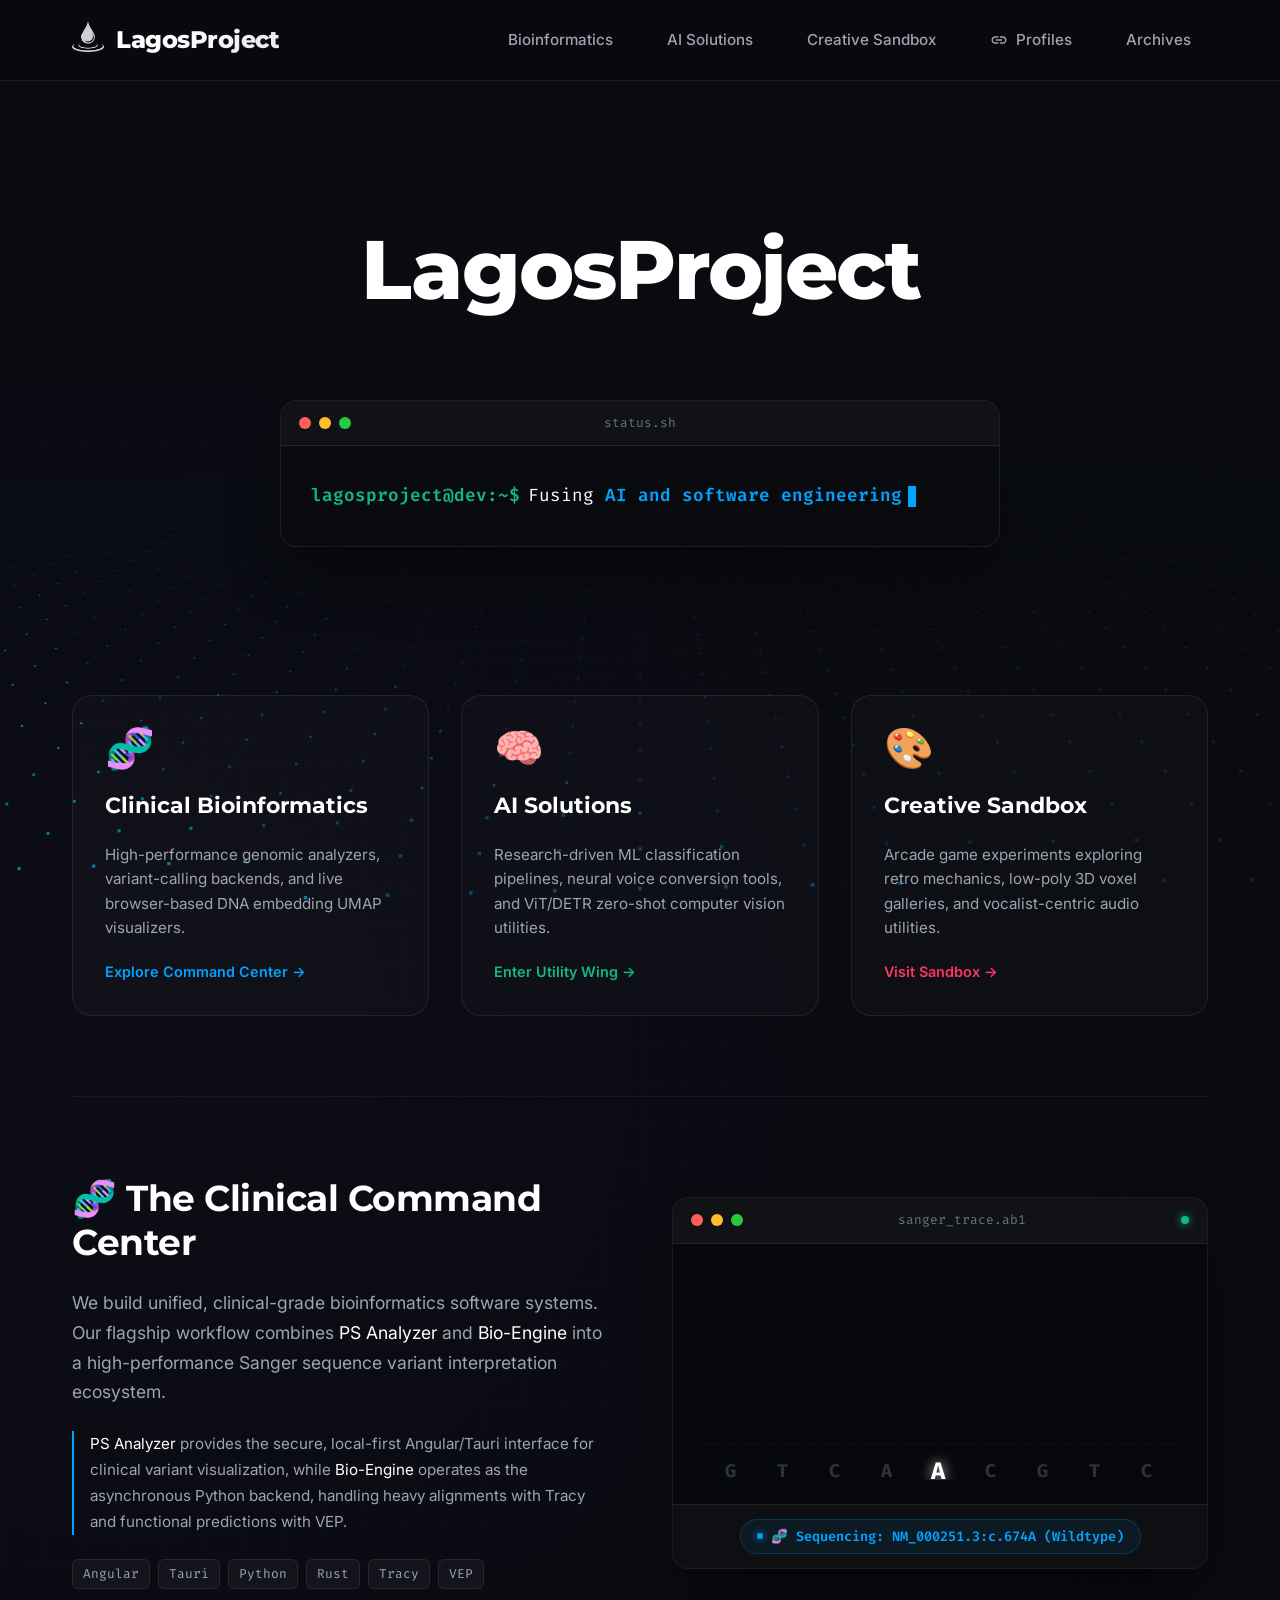
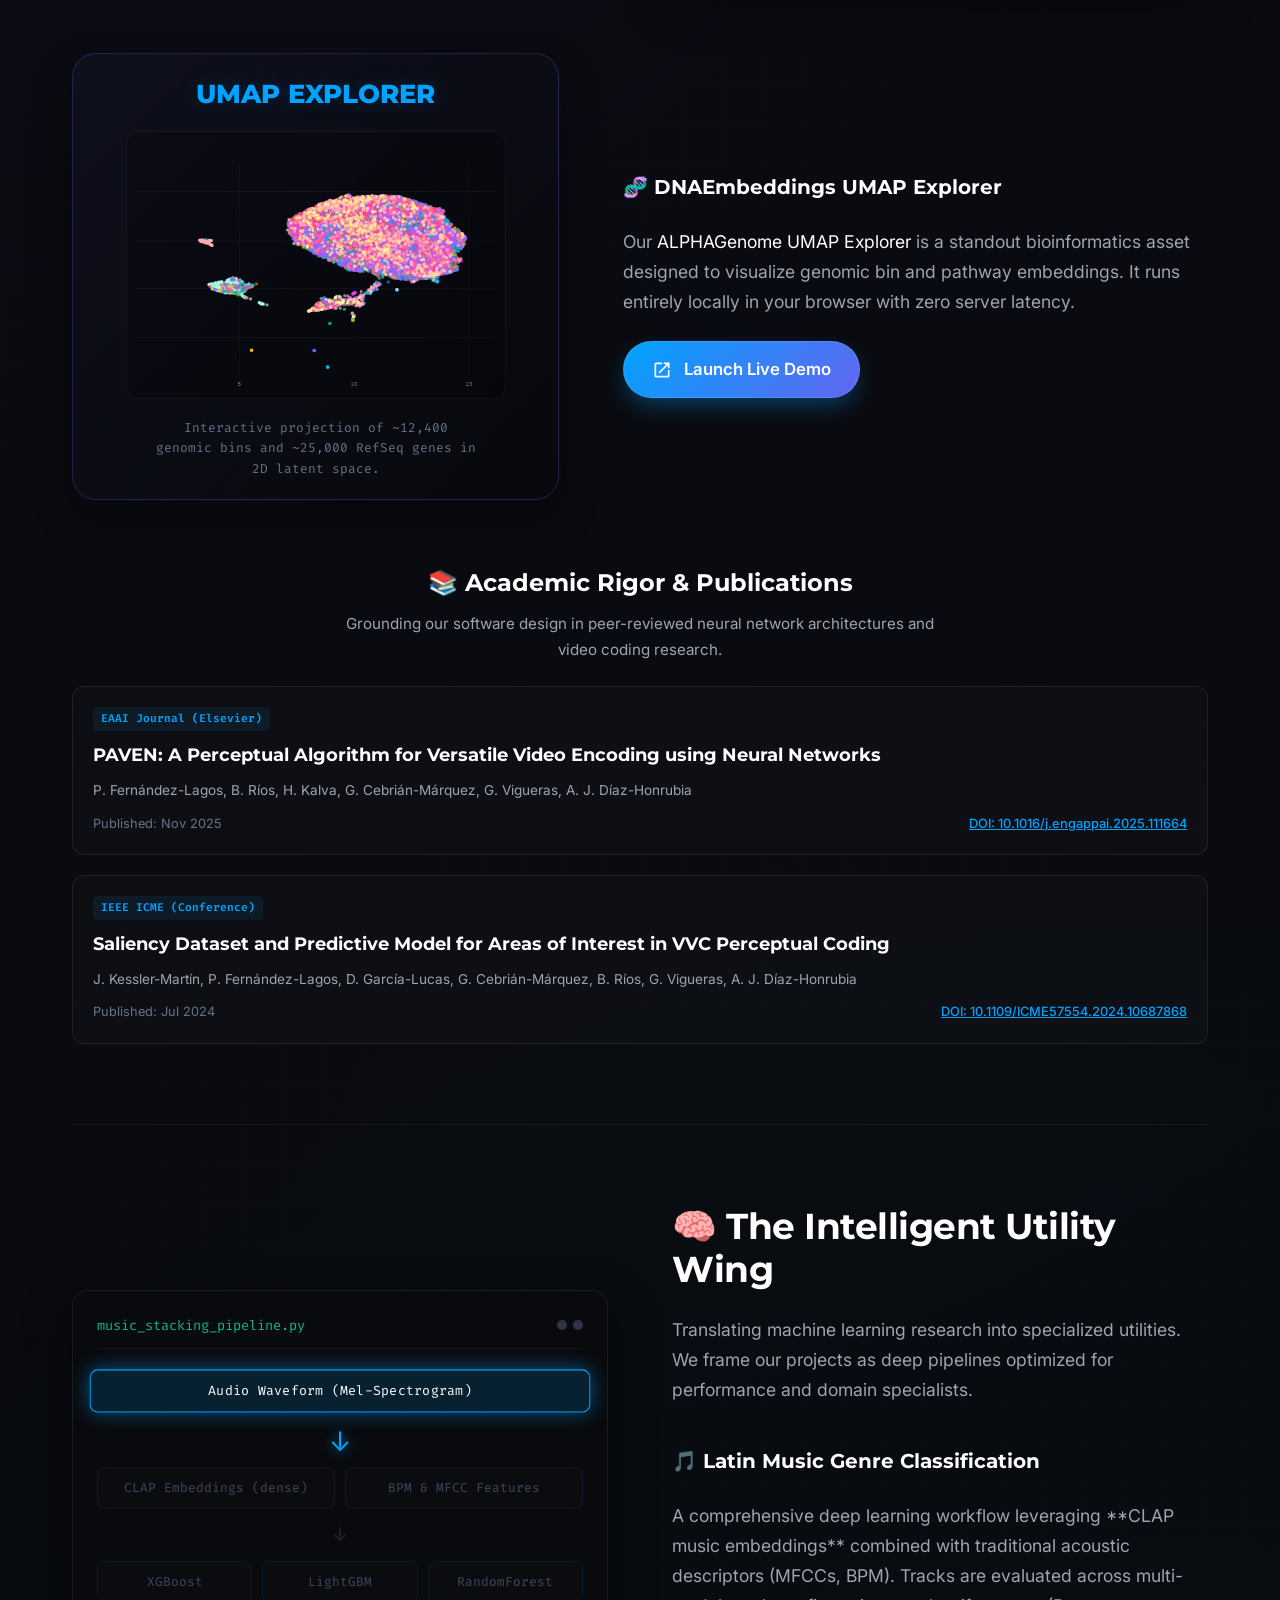
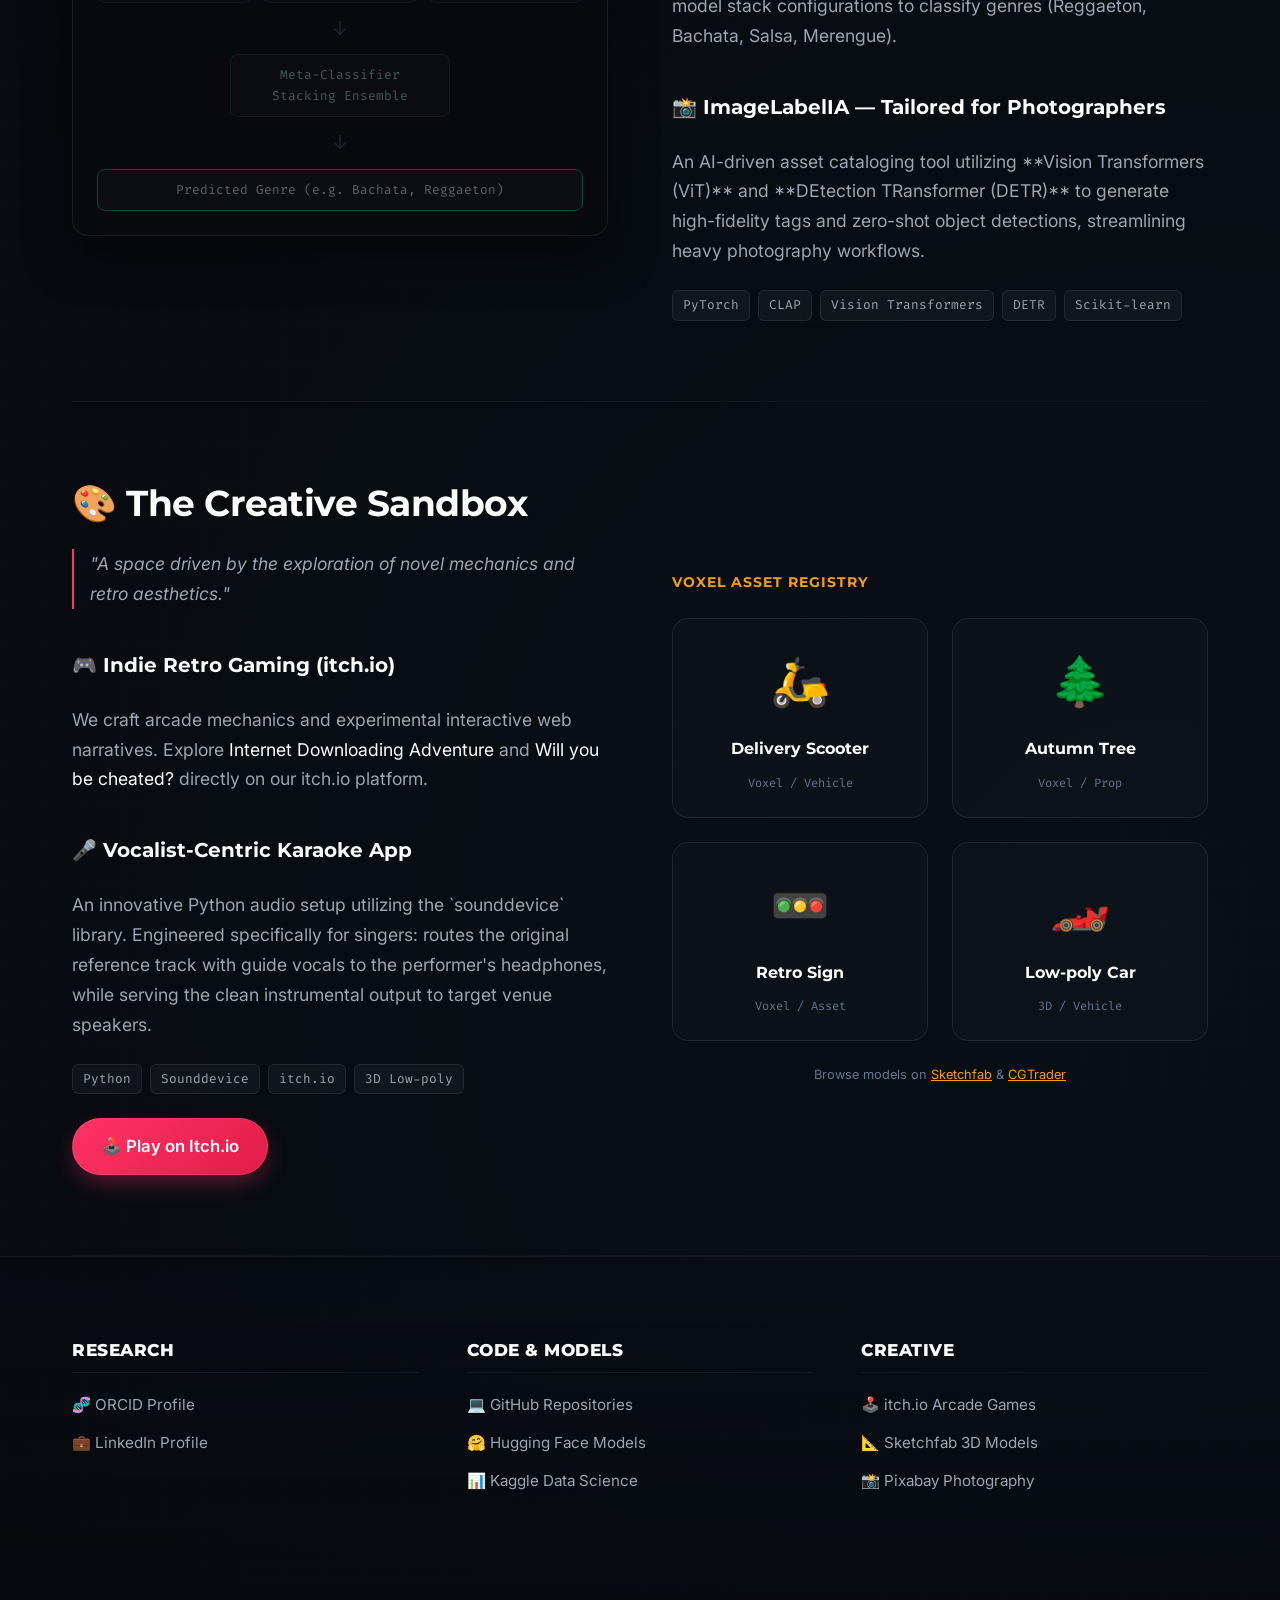
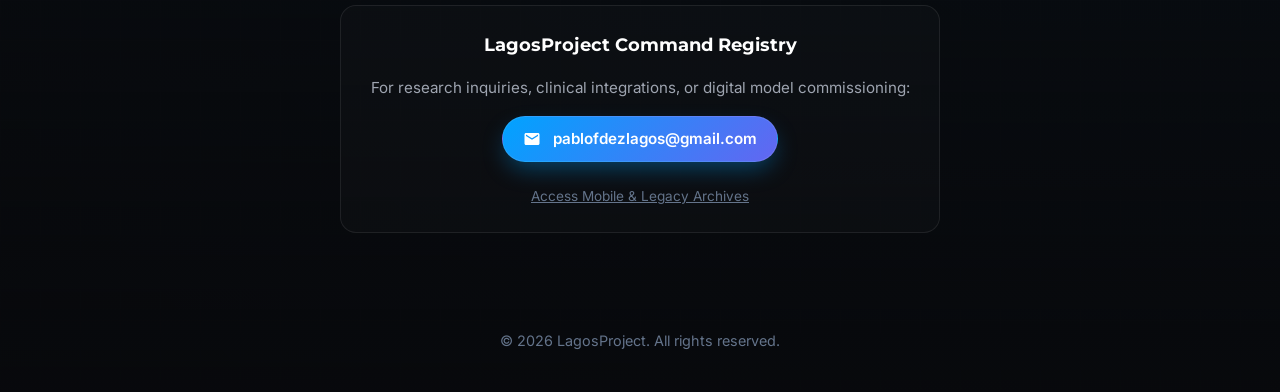
<file: index.html>
<!DOCTYPE html>
<html lang="en">
  <head>
    <meta charset="utf-8" />
    <meta name="description" content="Discover the Digital Laboratory of Pablo Fernández Lagos (LagosProject), featuring cutting-edge projects in clinical bioinformatics, artificial intelligence, software engineering, and creative voxel art."/>
    <meta name="viewport" content="width=device-width, initial-scale=1.0" />
    <meta name="google-site-verification" content="google34f995c5b6e35f88" />
    <title>LagosProject - Digital Laboratory storefront</title>
    <link rel="shortcut icon" type="image/x-icon" href="favicon.ico" />
    <link rel="preconnect" href="https://fonts.googleapis.com" />
    <link rel="preconnect" href="https://fonts.gstatic.com" crossorigin />
    <link rel="stylesheet" href="https://fonts.googleapis.com/css2?family=Inter:wght@300;400;500;600;700&family=Montserrat:wght@500;700;800&family=Fira+Code:wght@400;500&display=swap" />
    <link rel="stylesheet" type="text/css" href="index.css" />
    <script src="background.js" defer></script>
  </head>
  <body>
    <!-- Header / Navigation -->
    <header class="header">
      <div class="container header-container">
        <a href="#" class="logo" id="nav-logo">
          <picture>
            <source srcset="img/logo.webp" type="image/webp" />
            <img class="logo-img" src="img/logo.png" alt="LagosProject Logo" width="32" height="32" decoding="async" />
          </picture>
          <span class="logo-text">LagosProject</span>
        </a>
        <nav class="nav-links">
          <a href="#pillar-a" class="nav-link" id="nav-bio">
            <span>Bioinformatics</span>
          </a>
          <a href="#pillar-b" class="nav-link" id="nav-ai">
            <span>AI Solutions</span>
          </a>
          <a href="#pillar-c" class="nav-link" id="nav-creative">
            <span>Creative Sandbox</span>
          </a>
          <a href="./profiles/" class="nav-link" id="nav-profiles">
            <svg viewBox="0 0 24 24">
              <path d="M3.9 12c0-1.71 1.39-3.1 3.1-3.1h4V7H7c-2.76 0-5 2.24-5 5s2.24 5 5 5h4v-1.9H7c-1.71 0-3.1-1.39-3.1-3.1zM8 13h8v-2H8v2zm9-6h-4v1.9h4c1.71 0 3.1 1.39 3.1 3.1s-1.39 3.1-3.1 3.1h-4V17h4c2.76 0 5-2.24 5-5s-2.24-5-5-5z"/>
            </svg>
            <span>Profiles</span>
          </a>
          <a href="archives.html" class="nav-link" id="nav-archives">
            <span>Archives</span>
          </a>
        </nav>
      </div>
    </header>

    <!-- Main Container -->
    <main class="container">
      
      <!-- Hero Section -->
      <section class="hero" id="hero-section">
        <div class="hero-title-container">
          <h1 class="hero-title-3d">LagosProject</h1>
        </div>
        
        <div class="terminal-window">
          <div class="terminal-header">
            <div class="terminal-dots">
              <div class="terminal-dot red"></div>
              <div class="terminal-dot yellow"></div>
              <div class="terminal-dot green"></div>
            </div>
            <div class="terminal-title">status.sh</div>
            <div style="width: 52px;"></div>
          </div>
          <div class="terminal-body">
            <span class="terminal-prompt">lagosproject@dev:~$</span>
            <span id="typewriter"></span>
          </div>
        </div>
      </section>

      <!-- Identity & Mission Section -->
      <section class="pillars-section" id="about-section">
        
        <!-- Three Columns representing Strategic Pillars -->
        <div class="pillars-grid">
          
          <!-- Pillar A Card -->
          <a href="#pillar-a" class="pillar-card pillar-a">
            <span class="pillar-icon">🧬</span>
            <h2 class="pillar-title">Clinical Bioinformatics</h2>
            <p class="pillar-desc">
              High-performance genomic analyzers, variant-calling backends, and live browser-based DNA embedding UMAP visualizers.
            </p>
            <span class="pillar-action">Explore Command Center &rarr;</span>
          </a>

          <!-- Pillar B Card -->
          <a href="#pillar-b" class="pillar-card pillar-b">
            <span class="pillar-icon">🧠</span>
            <h2 class="pillar-title">AI Solutions</h2>
            <p class="pillar-desc">
              Research-driven ML classification pipelines, neural voice conversion tools, and ViT/DETR zero-shot computer vision utilities.
            </p>
            <span class="pillar-action">Enter Utility Wing &rarr;</span>
          </a>

          <!-- Pillar C Card -->
          <a href="#pillar-c" class="pillar-card pillar-c">
            <span class="pillar-icon">🎨</span>
            <h2 class="pillar-title">Creative Sandbox</h2>
            <p class="pillar-desc">
              Arcade game experiments exploring retro mechanics, low-poly 3D voxel galleries, and vocalist-centric audio utilities.
            </p>
            <span class="pillar-action">Visit Sandbox &rarr;</span>
          </a>
        </div>
      </section>

      <!-- Pillar A Details: The Clinical Command Center -->
      <section class="section" id="pillar-a">
        <div class="section-grid">
          <div class="section-info">
            <h2 class="section-title">🧬 The Clinical Command Center</h2>
            <p class="section-text">
              We build unified, clinical-grade bioinformatics software systems. Our flagship workflow combines <strong>PS Analyzer</strong> and <strong>Bio-Engine</strong> into a high-performance Sanger sequence variant interpretation ecosystem.
            </p>
            <p class="section-text" style="font-size: 0.95rem; border-left: 2px solid var(--accent-blue); padding-left: 1rem; color: var(--text-secondary);">
              <strong>PS Analyzer</strong> provides the secure, local-first Angular/Tauri interface for clinical variant visualization, while <strong>Bio-Engine</strong> operates as the asynchronous Python backend, handling heavy alignments with Tracy and functional predictions with VEP.
            </p>
            <div class="stack-badges">
              <span class="stack-badge">Angular</span>
              <span class="stack-badge">Tauri</span>
              <span class="stack-badge">Python</span>
              <span class="stack-badge">Rust</span>
              <span class="stack-badge">Tracy</span>
              <span class="stack-badge">VEP</span>
            </div>
          </div>
          <div class="card-wrapper">
            <!-- Sanger Chromatogram Variant Viewer -->
            <div class="sanger-card">
              <div class="sanger-header">
                <div class="sanger-controls">
                  <div class="sanger-control red"></div>
                  <div class="sanger-control yellow"></div>
                  <div class="sanger-control green"></div>
                </div>
                <div class="sanger-title">sanger_trace.ab1</div>
                <div class="sanger-status-dot pulse-green"></div>
              </div>
              <div class="sanger-body">
                <canvas id="sanger-canvas"></canvas>
                <div class="sanger-sequence-row" id="sanger-sequence">
                  <!-- dynamically filled with bases -->
                </div>
              </div>
              <div class="sanger-footer">
                <div class="sanger-variant-badge" id="sanger-variant-badge">
                  <span id="variant-glow-dot" class="pulse-blue-glow"></span>
                  <span id="variant-label">c.682G (Wildtype)</span>
                </div>
              </div>
            </div>
          </div>
        </div>

        <!-- DNA Embeddings UMAP Card -->
        <div style="margin-top: 4rem; display: grid; grid-template-columns: 1fr 1.2fr; gap: 4rem; align-items: center;">
          <div class="card-wrapper">
            <div class="glass-card" style="padding: 20px; background: linear-gradient(135deg, rgba(99, 102, 241, 0.05), rgba(8, 9, 12, 0.95)); border-color: rgba(99, 102, 241, 0.25); text-align: center;">
              <div style="font-family: var(--font-heading); color: var(--accent-blue); font-size: 1.6rem; text-shadow: 0 0 20px rgba(0, 163, 255, 0.2); font-weight: 800; margin-bottom: 1rem;">
                UMAP EXPLORER
              </div>
              <div style="position: relative; width: 100%; max-width: 380px; margin: 0 auto 1.2rem auto; border-radius: 12px; overflow: hidden; background: rgba(0, 0, 0, 0.2); border: 1px solid rgba(255, 255, 255, 0.05); padding: 8px;">
                <picture>
                  <source srcset="img/umap-dots.webp" type="image/webp" />
                  <img src="img/umap-dots.png" alt="UMAP Latent Space Clusters Preview" width="596" height="411" loading="lazy" decoding="async" style="width: 100%; height: auto; aspect-ratio: 596 / 411; border-radius: 8px; display: block; filter: saturate(1.15) brightness(1.05);" />
                </picture>
              </div>
              <div style="font-family: var(--font-mono); font-size: 0.8rem; color: var(--text-muted); max-width: 320px; margin: 0 auto;">
                Interactive projection of ~12,400 genomic bins and ~25,000 RefSeq genes in 2D latent space.
              </div>
            </div>
          </div>
          <div class="section-info">
            <h3 class="section-subtitle">🧬 DNAEmbeddings UMAP Explorer</h3>
            <p class="section-text">
              Our <strong>ALPHAGenome UMAP Explorer</strong> is a standout bioinformatics asset designed to visualize genomic bin and pathway embeddings. It runs entirely locally in your browser with zero server latency.
            </p>
            <a href="https://lagosproject.github.io/DNAEmbeddings/" target="_blank" class="btn btn-blue" id="launch-umap-btn">
              <svg viewBox="0 0 24 24">
                <path d="M19 19H5V5h7V3H5c-1.11 0-2 .9-2 2v14c0 1.1.89 2 2 2h14c1.1 0 2-.9 2-2v-7h-2v7zM14 3v2h3.59l-9.83 9.83 1.41 1.41L19 6.41V10h2V3h-7z"/>
              </svg>
              <span>Launch Live Demo</span>
            </a>
          </div>
        </div>

        <!-- Academic Publications -->
        <div style="margin-top: 4rem; text-align: center;">
          <h3 class="section-subtitle" style="font-size: 1.5rem; margin-bottom: 0.5rem;">📚 Academic Rigor & Publications</h3>
          <p class="section-text" style="max-width: 600px; margin: 0 auto 1.5rem auto; font-size: 0.95rem;">
            Grounding our software design in peer-reviewed neural network architectures and video coding research.
          </p>
          
          <div class="publications-grid">
            <!-- Paper 1 -->
            <div class="publication-card">
              <div class="pub-badge">EAAI Journal (Elsevier)</div>
              <h4 class="pub-title">PAVEN: A Perceptual Algorithm for Versatile Video Encoding using Neural Networks</h4>
              <p class="pub-authors">P. Fernández-Lagos, B. Ríos, H. Kalva, G. Cebrián-Márquez, G. Vigueras, A. J. Díaz-Honrubia</p>
              <div class="pub-meta">
                <span>Published: Nov 2025</span>
                <a href="https://doi.org/10.1016/j.engappai.2025.111664" target="_blank" class="pub-link">
                  <span>DOI: 10.1016/j.engappai.2025.111664</span>
                </a>
              </div>
            </div>

            <!-- Paper 2 -->
            <div class="publication-card">
              <div class="pub-badge">IEEE ICME (Conference)</div>
              <h4 class="pub-title">Saliency Dataset and Predictive Model for Areas of Interest in VVC Perceptual Coding</h4>
              <p class="pub-authors">J. Kessler-Martín, P. Fernández-Lagos, D. García-Lucas, G. Cebrián-Márquez, B. Ríos, G. Vigueras, A. J. Díaz-Honrubia</p>
              <div class="pub-meta">
                <span>Published: Jul 2024</span>
                <a href="https://doi.org/10.1109/ICME57554.2024.10687868" target="_blank" class="pub-link">
                  <span>DOI: 10.1109/ICME57554.2024.10687868</span>
                </a>
              </div>
            </div>
          </div>
        </div>
      </section>

      <!-- Pillar B Details: The Intelligent Utility Wing -->
      <section class="section" id="pillar-b">
        <div class="section-grid">
          <!-- Stacking flow diagram on the left -->
          <div class="card-wrapper">
            <div class="ensemble-diagram">
              <div class="ensemble-header">
                <span class="ensemble-title">music_stacking_pipeline.py</span>
                <div class="editor-controls">
                  <div class="editor-control"></div>
                  <div class="editor-control"></div>
                </div>
              </div>
              <div class="ensemble-flow">
                <!-- Layer 1: Input -->
                <div class="ensemble-layer" data-step="0">
                  <div class="ensemble-node input">Audio Waveform (Mel-Spectrogram)</div>
                </div>
                <div class="ensemble-arrow">&darr;</div>
                <!-- Layer 2: Feature extraction / CLAP -->
                <div class="ensemble-layer" data-step="1">
                  <div class="ensemble-node model">CLAP Embeddings (dense)</div>
                  <div class="ensemble-node model">BPM & MFCC Features</div>
                </div>
                <div class="ensemble-arrow">&darr;</div>
                <!-- Layer 3: Models -->
                <div class="ensemble-layer" data-step="2">
                  <div class="ensemble-node model" style="border-color: rgba(0, 163, 255, 0.25);">XGBoost</div>
                  <div class="ensemble-node model" style="border-color: rgba(0, 163, 255, 0.25);">LightGBM</div>
                  <div class="ensemble-node model" style="border-color: rgba(0, 163, 255, 0.25);">RandomForest</div>
                </div>
                <div class="ensemble-arrow">&darr;</div>
                <!-- Layer 4: Stacking -->
                <div class="ensemble-layer" data-step="3">
                  <div class="ensemble-node meta">Meta-Classifier Stacking Ensemble</div>
                </div>
                <div class="ensemble-arrow">&darr;</div>
                <!-- Layer 5: Output -->
                <div class="ensemble-layer" data-step="4">
                  <div class="ensemble-node input" style="border-color: var(--accent-green);">Predicted Genre (e.g. Bachata, Reggaeton)</div>
                </div>
              </div>
            </div>
          </div>
          
          <div class="section-info">
            <h2 class="section-title">🧠 The Intelligent Utility Wing</h2>
            <p class="section-text">
              Translating machine learning research into specialized utilities. We frame our projects as deep pipelines optimized for performance and domain specialists.
            </p>
            
            <h3 class="section-subtitle">🎵 Latin Music Genre Classification</h3>
            <p class="section-text">
              A comprehensive deep learning workflow leveraging **CLAP music embeddings** combined with traditional acoustic descriptors (MFCCs, BPM). Tracks are evaluated across multi-model stack configurations to classify genres (Reggaeton, Bachata, Salsa, Merengue).
            </p>
            
            <h3 class="section-subtitle">📸 ImageLabelIA — Tailored for Photographers</h3>
            <p class="section-text">
              An AI-driven asset cataloging tool utilizing **Vision Transformers (ViT)** and **DEtection TRansformer (DETR)** to generate high-fidelity tags and zero-shot object detections, streamlining heavy photography workflows.
            </p>
            
            <div class="stack-badges">
              <span class="stack-badge">PyTorch</span>
              <span class="stack-badge">CLAP</span>
              <span class="stack-badge">Vision Transformers</span>
              <span class="stack-badge">DETR</span>
              <span class="stack-badge">Scikit-learn</span>
            </div>
          </div>
        </div>
      </section>

      <!-- Pillar C Details: The Creative Sandbox -->
      <section class="section" id="pillar-c">
        <div class="section-grid">
          <div class="section-info">
            <h2 class="section-title">🎨 The Creative Sandbox</h2>
            <p class="section-text" style="font-style: italic; border-left: 2px solid var(--accent-red); padding-left: 1rem; color: var(--text-secondary);">
              "A space driven by the exploration of novel mechanics and retro aesthetics."
            </p>
            
            <h3 class="section-subtitle">🎮 Indie Retro Gaming (itch.io)</h3>
            <p class="section-text">
              We craft arcade mechanics and experimental interactive web narratives. Explore <strong>Internet Downloading Adventure</strong> and <strong>Will you be cheated?</strong> directly on our itch.io platform.
            </p>
            
            <h3 class="section-subtitle">🎤 Vocalist-Centric Karaoke App</h3>
            <p class="section-text">
              An innovative Python audio setup utilizing the `sounddevice` library. Engineered specifically for singers: routes the original reference track with guide vocals to the performer's headphones, while serving the clean instrumental output to target venue speakers.
            </p>

            <div class="stack-badges">
              <span class="stack-badge">Python</span>
              <span class="stack-badge">Sounddevice</span>
              <span class="stack-badge">itch.io</span>
              <span class="stack-badge">3D Low-poly</span>
            </div>
            
            <a href="https://lagosproject.itch.io/" target="_blank" class="btn btn-red" id="itch-sandbox-btn">
              <span>🕹️ Play on Itch.io</span>
            </a>
          </div>
          
          <!-- Interactive 3D Voxel Assets Gallery -->
          <div class="card-wrapper" style="flex-direction: column; gap: 1.5rem;">
            <div style="font-family: var(--font-heading); font-size: 0.9rem; font-weight: 700; color: var(--accent-yellow); text-transform: uppercase; align-self: flex-start; letter-spacing: 1px;">
              Voxel Asset Registry
            </div>
            
            <div class="voxel-showcase">
              <a href="https://sketchfab.com/lagosproject" target="_blank" class="voxel-card">
                <span class="voxel-icon">🛵</span>
                <h4 class="voxel-name">Delivery Scooter</h4>
                <span class="voxel-type">Voxel / Vehicle</span>
              </a>
              <a href="https://sketchfab.com/lagosproject" target="_blank" class="voxel-card">
                <span class="voxel-icon">🌲</span>
                <h4 class="voxel-name">Autumn Tree</h4>
                <span class="voxel-type">Voxel / Prop</span>
              </a>
              <a href="https://sketchfab.com/lagosproject" target="_blank" class="voxel-card">
                <span class="voxel-icon">🚥</span>
                <h4 class="voxel-name">Retro Sign</h4>
                <span class="voxel-type">Voxel / Asset</span>
              </a>
              <a href="https://sketchfab.com/lagosproject" target="_blank" class="voxel-card">
                <span class="voxel-icon">🏎️</span>
                <h4 class="voxel-name">Low-poly Car</h4>
                <span class="voxel-type">3D / Vehicle</span>
              </a>
            </div>
            
            <div style="font-size: 0.8rem; color: var(--text-muted); align-self: center;">
              Browse models on <a href="https://sketchfab.com/lagosproject" target="_blank" style="color: var(--accent-yellow); text-decoration: underline;">Sketchfab</a> & <a href="https://www.cgtrader.com/designers/lagosproject" target="_blank" style="color: var(--accent-yellow); text-decoration: underline;">CGTrader</a>
            </div>
          </div>
        </div>
      </section>
    </main>

    <!-- Navigation Spoke Footer -->
    <footer class="footer">
      <div class="container" style="display: flex; flex-direction: column; gap: 3rem;">
        
        <!-- Polymath Footer columns -->
        <div class="footer-polymath">
          <!-- Col 1: Research -->
          <div class="footer-col">
            <h4 class="footer-col-title">Research</h4>
            <div class="footer-links-list">
              <a href="https://orcid.org/0009-0006-1833-1387" target="_blank" class="footer-link-item">
                🧬 ORCID Profile
              </a>
              <a href="https://www.linkedin.com/in/pabloferlagos" target="_blank" class="footer-link-item">
                💼 LinkedIn Profile
              </a>
            </div>
          </div>

          <!-- Col 2: Code & Models -->
          <div class="footer-col">
            <h4 class="footer-col-title">Code & Models</h4>
            <div class="footer-links-list">
              <a href="https://github.com/lagosproject/" target="_blank" class="footer-link-item">
                💻 GitHub Repositories
              </a>
              <a href="https://huggingface.co/lagosproject" target="_blank" class="footer-link-item">
                🤗 Hugging Face Models
              </a>
              <a href="https://www.kaggle.com/g5fighter" target="_blank" class="footer-link-item">
                📊 Kaggle Data Science
              </a>
            </div>
          </div>

          <!-- Col 3: Creative -->
          <div class="footer-col">
            <h4 class="footer-col-title">Creative</h4>
            <div class="footer-links-list">
              <a href="https://lagosproject.itch.io/" target="_blank" class="footer-link-item">
                🕹️ itch.io Arcade Games
              </a>
              <a href="https://sketchfab.com/lagosproject" target="_blank" class="footer-link-item">
                📐 Sketchfab 3D Models
              </a>
              <a href="https://pixabay.com/es/users/lagosproject-9947812/" target="_blank" class="footer-link-item">
                📸 Pixabay Photography
              </a>
            </div>
          </div>
        </div>

        <!-- Global Contact Registry -->
        <div class="footer-contact-box">
          <span style="font-family: var(--font-heading); font-weight: 700; font-size: 1.15rem; color: var(--text-primary);">LagosProject Command Registry</span>
          <span style="font-size: 0.95rem; color: var(--text-secondary);">For research inquiries, clinical integrations, or digital model commissioning:</span>
          <a href="mailto:pablofdezlagos@gmail.com" class="btn btn-blue" style="padding: 10px 20px; font-size: 0.95rem;" id="footer-contact-btn">
            <svg viewBox="0 0 24 24" style="width: 18px; height: 18px;">
              <path d="M20 4H4c-1.1 0-2 .9-2 2v12c0 1.1.9 2 2 2h16c1.1 0 2-.9 2-2V6c0-1.1-.9-2-2-2zm0 4l-8 5-8-5V6l8 5 8-5v2z"/>
            </svg>
            <span>pablofdezlagos@gmail.com</span>
          </a>
          <a href="archives.html" style="font-size: 0.85rem; color: var(--text-muted); text-decoration: underline; margin-top: 0.5rem;">
            Access Mobile & Legacy Archives
          </a>
        </div>
        
        <p class="copyright">&copy; 2026 LagosProject. All rights reserved.</p>
      </div>
    </footer>

    <!-- Typewriter Script -->
    <script>
      const parts = [
        { text: "Fusing ", color: "" },
        { text: "AI and software engineering", color: "var(--accent-blue)" },
        { text: " with the ", color: "" },
        { text: "healthcare sector", color: "var(--accent-green)" },
        { text: " to create open-source ", color: "" },
        { text: "bioinformatics tools.", color: "var(--accent-yellow)" }
      ];

      let partIndex = 0;
      let charIndex = 0;
      let isErasing = false;
      const speed = 30;
      const delayVisible = 8000; // Hold typed text for 8 seconds
      const typewriterElement = document.getElementById("typewriter");

      function typeLoop() {
        if (!isErasing) {
          // Typing
          if (partIndex < parts.length) {
            const part = parts[partIndex];
            
            // Find or create current part's element
            let el = typewriterElement.querySelector(`[data-part="${partIndex}"]`);
            if (!el) {
              el = document.createElement("span");
              el.setAttribute("data-part", partIndex);
              if (part.color) {
                el.style.color = part.color;
                el.style.fontWeight = "600";
              }
              typewriterElement.appendChild(el);
            }
            
            el.textContent += part.text.charAt(charIndex);
            charIndex++;
            
            if (charIndex >= part.text.length) {
              partIndex++;
              charIndex = 0;
            }
            setTimeout(typeLoop, speed);
          } else {
            // Finished typing all parts
            isErasing = true;
            setTimeout(typeLoop, delayVisible);
          }
        } else {
          // Erasing
          // Find the last span that has text
          let el = typewriterElement.querySelector(`[data-part="${partIndex - 1}"]`);
          if (el) {
            let txt = el.textContent;
            if (txt.length > 0) {
              el.textContent = txt.substring(0, txt.length - 1);
              setTimeout(typeLoop, speed / 2);
            } else {
              // Current span is empty, remove it and move to previous part
              el.remove();
              partIndex--;
              if (partIndex > 0) {
                setTimeout(typeLoop, speed / 2);
              } else {
                // Fully erased
                isErasing = false;
                partIndex = 0;
                charIndex = 0;
                setTimeout(typeLoop, 500);
              }
            }
          } else {
            // Fully erased (fallback)
            isErasing = false;
            partIndex = 0;
            charIndex = 0;
            typewriterElement.innerHTML = "";
            setTimeout(typeLoop, 500);
          }
        }
      }

      function initSangerAnimation() {
        const canvas = document.getElementById("sanger-canvas");
        if (!canvas) return;
        const ctx = canvas.getContext("2d");
        const seqContainer = document.getElementById("sanger-sequence");
        const badge = document.getElementById("sanger-variant-badge");
        const badgeLabel = document.getElementById("variant-label");
        const glowDot = document.getElementById("variant-glow-dot");
        
        function resizeCanvas() {
          const rect = canvas.getBoundingClientRect();
          canvas.width = rect.width * window.devicePixelRatio;
          canvas.height = rect.height * window.devicePixelRatio;
          ctx.scale(window.devicePixelRatio, window.devicePixelRatio);
        }
        resizeCanvas();
        window.addEventListener("resize", resizeCanvas);
        
        const sequence = "ACGTCTCACGCGATCGTCA";
        const mutantIndex = 8;
        const baseSpacing = 52;
        const sigma = 16;
        const colors = [
          "rgba(76, 175, 80, 0.85)",  // A - Green
          "rgba(33, 150, 243, 0.85)", // C - Blue
          "rgba(255, 183, 77, 0.85)", // G - Orange
          "rgba(244, 67, 54, 0.85)"   // T - Red
        ];
        
        let offset = 0;
        const speed = 0.8;
        
        seqContainer.innerHTML = "";
        for (let i = 0; i < sequence.length; i++) {
          const span = document.createElement("span");
          span.textContent = sequence[i];
          if (i === mutantIndex) {
            span.classList.add("mutant-text");
            span.textContent = "Y";
          }
          seqContainer.appendChild(span);
        }
        const spanElements = seqContainer.querySelectorAll("span");
        
        function drawPeaks() {
          const width = canvas.width / window.devicePixelRatio;
          const height = canvas.height / window.devicePixelRatio;
          const centerY = height - 40;
          
          ctx.clearRect(0, 0, width, height);
          
          ctx.strokeStyle = "rgba(255, 255, 255, 0.05)";
          ctx.lineWidth = 1;
          ctx.beginPath();
          ctx.moveTo(0, centerY);
          ctx.lineTo(width, centerY);
          ctx.stroke();
          
          ctx.strokeStyle = "rgba(255, 255, 255, 0.15)";
          ctx.setLineDash([4, 4]);
          ctx.beginPath();
          ctx.moveTo(width / 2, 10);
          ctx.lineTo(width / 2, height - 10);
          ctx.stroke();
          ctx.setLineDash([]);
          
          const totalWidth = sequence.length * baseSpacing;
          const startIdx = Math.floor((offset - width / 2 - 100) / baseSpacing);
          const endIdx = Math.ceil((offset + width / 2 + 100) / baseSpacing);
          
          for (let n = 0; n < 4; n++) {
            ctx.strokeStyle = colors[n];
            ctx.lineWidth = 2;
            ctx.beginPath();
            
            let first = true;
            for (let x = 0; x <= width; x += 2) {
              let peakY = 0;
              
              for (let i = startIdx; i <= endIdx; i++) {
                const actualIndex = ((i % sequence.length) + sequence.length) % sequence.length;
                const char = sequence[actualIndex];
                const peakX = i * baseSpacing - offset + width / 2;
                
                const dist = x - peakX;
                const factor = Math.exp(- (dist * dist) / (2 * sigma * sigma));
                
                let val = 4;
                
                if (actualIndex === mutantIndex) {
                  if (n === 1 || n === 3) {
                    val = 65;
                  }
                } else {
                  if (char === 'A' && n === 0) val = 95;
                  if (char === 'C' && n === 1) val = 95;
                  if (char === 'G' && n === 2) val = 95;
                  if (char === 'T' && n === 3) val = 95;
                }
                
                peakY += val * factor;
              }
              
              peakY += Math.sin(x * 0.08 + offset * 0.04) * 1.5 + 2;
              
              const drawY = centerY - peakY;
              
              if (first) {
                ctx.moveTo(x, drawY);
                first = false;
              } else {
                ctx.lineTo(x, drawY);
              }
            }
            ctx.stroke();
          }
        }
        
        let animId = null;
        let isVisible = false;

        function renderFrame() {
          const totalWidth = sequence.length * baseSpacing;
          offset = (offset + speed) % totalWidth;
          
          drawPeaks();
          
          const width = canvas.width / window.devicePixelRatio;
          let activeIndex = -1;
          
          spanElements.forEach((span, idx) => {
            let peakX = idx * baseSpacing - offset + width / 2;
            while (peakX < -baseSpacing) peakX += totalWidth;
            while (peakX > width + baseSpacing) peakX -= totalWidth;
            
            span.style.left = `${peakX}px`;
            
            const dist = Math.abs(peakX - width / 2);
            if (dist < baseSpacing / 2) {
              span.classList.add("active");
              span.style.transform = "translateX(-50%) scale(1.3)";
              activeIndex = idx;
            } else {
              span.classList.remove("active");
              span.style.transform = "translateX(-50%) scale(1)";
            }
            
            if (peakX < 10 || peakX > width - 10) {
              span.style.opacity = "0";
            } else {
              span.style.opacity = (dist < baseSpacing / 2) ? "1" : "0.4";
            }
          });
          
          if (activeIndex === mutantIndex) {
            badge.classList.add("mutant");
            badgeLabel.textContent = "🧬 Variant: NM_000251.3(LDLR):c.682C>T (p.Arg228Cys)";
            glowDot.className = "pulse-red-glow";
          } else if (activeIndex >= 0) {
            badge.classList.remove("mutant");
            const char = sequence[activeIndex];
            badgeLabel.textContent = `🧬 Sequencing: NM_000251.3:c.${674 + activeIndex}${char} (Wildtype)`;
            glowDot.className = "pulse-blue-glow";
          } else {
            badge.classList.remove("mutant");
            badgeLabel.textContent = "🧬 Sequencing...";
            glowDot.className = "pulse-blue-glow";
          }
          
          if (isVisible) {
            animId = requestAnimationFrame(renderFrame);
          }
        }

        const observer = new IntersectionObserver((entries) => {
          entries.forEach(entry => {
            if (entry.isIntersecting) {
              isVisible = true;
              if (!animId) {
                animId = requestAnimationFrame(renderFrame);
              }
            } else {
              isVisible = false;
              if (animId) {
                cancelAnimationFrame(animId);
                animId = null;
              }
            }
          });
        }, { threshold: 0.05 });

        observer.observe(canvas);
      }

      function initPipelineAnimation() {
        const flowContainer = document.querySelector(".ensemble-flow");
        if (!flowContainer) return;
        
        const layers = flowContainer.querySelectorAll(".ensemble-layer");
        const arrows = flowContainer.querySelectorAll(".ensemble-arrow");
        
        let currentStep = 0;
        const totalSteps = layers.length;
        
        flowContainer.classList.add("animating");
        
        function highlightStep() {
          layers.forEach((layer, idx) => {
            if (idx === currentStep) {
              layer.classList.add("active");
            } else {
              layer.classList.remove("active");
            }
          });
          
          arrows.forEach((arrow, idx) => {
            if (idx === currentStep) {
              arrow.classList.add("active");
            } else {
              arrow.classList.remove("active");
            }
          });
          
          currentStep = (currentStep + 1) % totalSteps;
        }
        
        highlightStep();
        setInterval(highlightStep, 2500); // Cycle highlighting every 2.5 seconds
      }

      function initHeroTitleTilt() {
        const title = document.querySelector(".hero-title-3d");
        if (!title) return;

        window.addEventListener("mousemove", (e) => {
          const rect = title.getBoundingClientRect();
          const titleCenterX = rect.left + rect.width / 2;
          const titleCenterY = rect.top + rect.height / 2;

          const deltaX = e.clientX - titleCenterX;
          const deltaY = e.clientY - titleCenterY;

          const maxRotationX = 20; // max degrees pitch
          const maxRotationY = 25; // max degrees yaw

          const rangeX = window.innerWidth / 2;
          const rangeY = window.innerHeight / 2;

          const percentX = Math.max(-1, Math.min(1, deltaX / rangeX));
          const percentY = Math.max(-1, Math.min(1, deltaY / rangeY));

          const rotateY = percentX * maxRotationY;
          const rotateX = -percentY * maxRotationX; // Negative so it tilts towards cursor vertically

          title.style.transform = `rotateX(${rotateX}deg) rotateY(${rotateY}deg)`;
        });

        window.addEventListener("mouseleave", () => {
          title.style.transform = "rotateX(0deg) rotateY(0deg)";
        });
      }

      document.addEventListener("DOMContentLoaded", () => {
        setTimeout(typeLoop, 1000);
        initSangerAnimation();
        initPipelineAnimation();
        initHeroTitleTilt();
      });
    </script>
  </body>
</html>
</file>
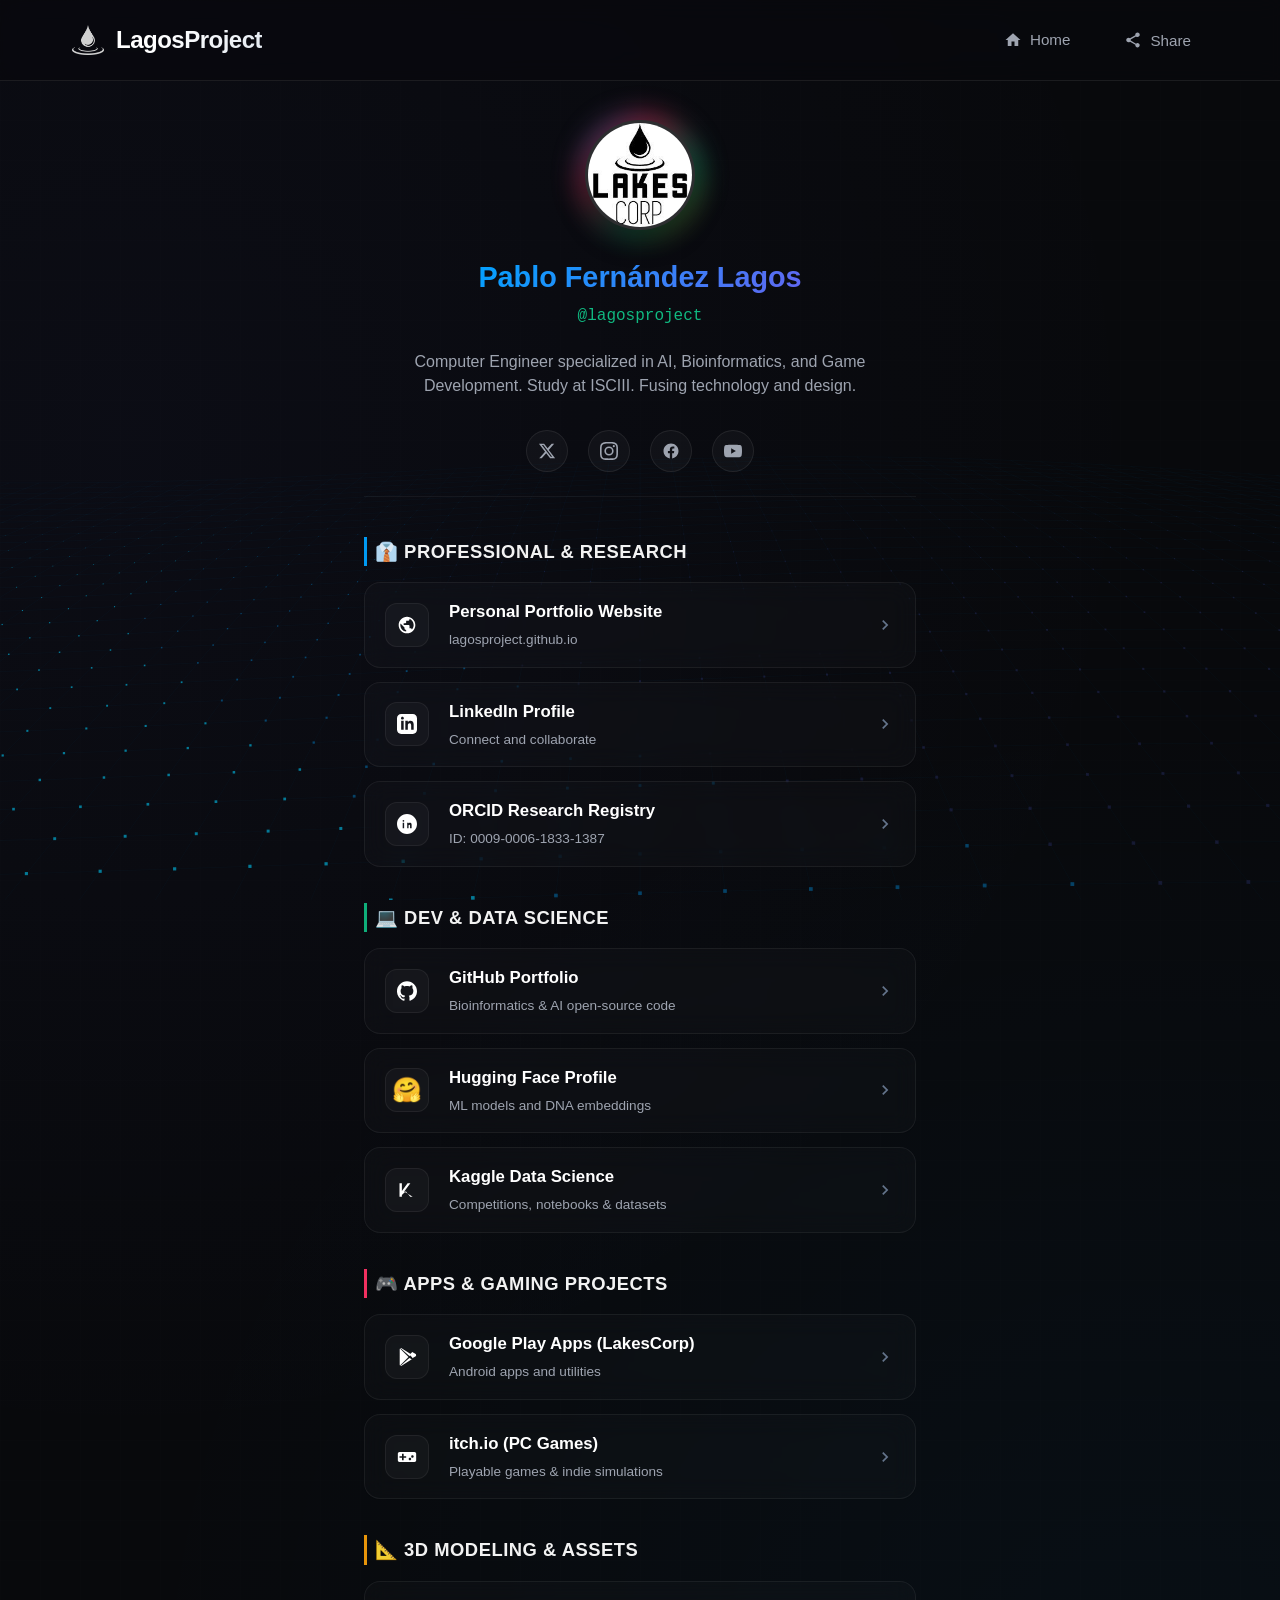
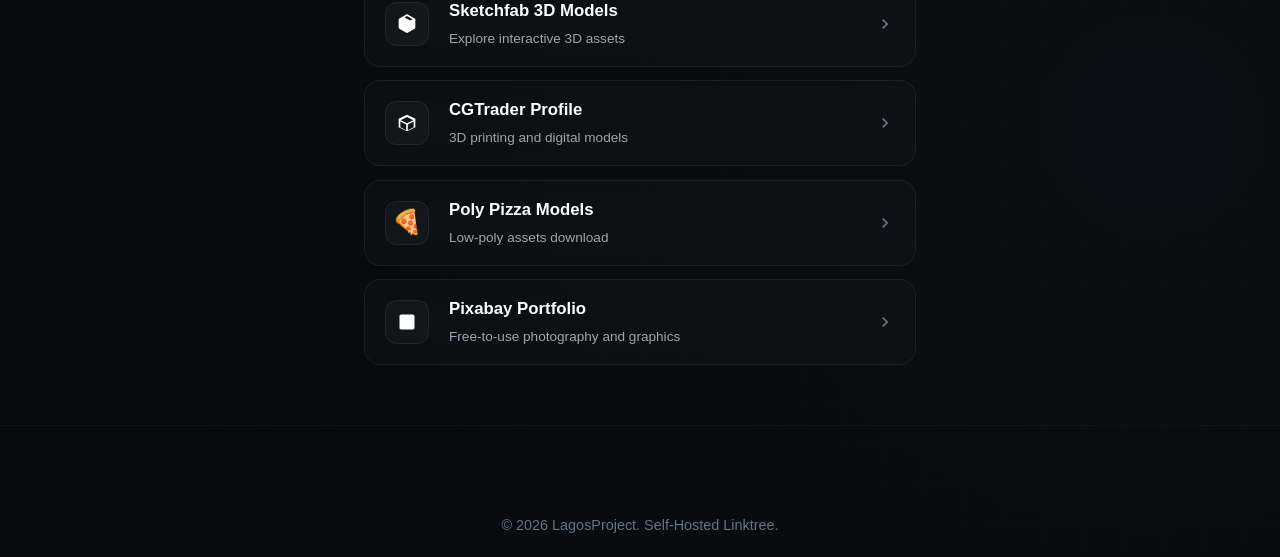
<file: links/index.html>
<!DOCTYPE html>
<html lang="en">
  <head>
    <meta charset="utf-8" />
    <meta name="viewport" content="width=device-width, initial-scale=1.0" />
    <title>Pablo Fernández Lagos (@lagosproject) | Links</title>
    <meta name="description" content="Connect with Pablo Fernández Lagos (@lagosproject). View professional profiles, research IDs, development repos, apps, games, 3D art, and social media links."/>
    
    <!-- Open Graph tags for Linktree SEO and rich preview sharing -->
    <meta property="og:title" content="Pablo Fernández Lagos (@lagosproject) | Links" />
    <meta property="og:description" content="Connect with Pablo Fernández Lagos (@lagosproject). View professional profiles, research IDs, development repos, apps, games, 3D art, and social media links." />
    <meta property="og:url" content="https://lagosproject.github.io/links/" />
    <meta property="og:image" content="https://lagosproject.github.io/img/profile-avatar.jpg" />
    <meta property="og:type" content="profile" />
    <meta property="profile:username" content="lagosproject" />
    
    <!-- Favicon and Styles -->
    <link rel="shortcut icon" type="image/x-icon" href="../favicon.ico" />
    <link rel="stylesheet" type="text/css" href="../index.css" />
    <link rel="stylesheet" type="text/css" href="style.css" />
    
    <!-- Interactive Background Particle Script -->
    <script src="../background.js" defer></script>
  </head>
  <body>
    <!-- Toast Notification for Copy/Share -->
    <div id="toast" class="toast">Link copied to clipboard!</div>

    <!-- Navigation Header -->
    <header class="header">
      <div class="container header-container">
        <a href="../" class="logo" id="nav-logo">
          <img class="logo-img" src="../img/logo.png" alt="LagosProject Logo" />
          <span class="logo-text">LagosProject</span>
        </a>
        <nav class="nav-links">
          <a href="../" class="nav-link" id="nav-home">
            <svg viewBox="0 0 24 24">
              <path d="M10 20v-6h4v6h5v-8h3L12 3 2 12h3v8z"/>
            </svg>
            <span>Home</span>
          </a>
          <button class="nav-link share-btn" id="share-btn" aria-label="Share page">
            <svg viewBox="0 0 24 24">
              <path d="M18 16.08c-.76 0-1.44.3-1.96.77L8.91 12.7c.05-.23.09-.46.09-.7s-.04-.47-.09-.7l7.05-4.11c.54.5 1.25.81 2.04.81 1.66 0 3-1.34 3-3s-1.34-3-3-3-3 1.34-3 3c0 .24.04.47.09.7L8.04 9.81C7.5 9.31 6.79 9 6 9c-1.66 0-3 1.34-3 3s1.34 3 3 3c.79 0 1.5-.31 2.04-.81l7.12 4.16c-.05.21-.08.43-.08.65 0 1.61 1.31 2.92 2.92 2.92s2.92-1.31 2.92-2.92c0-1.61-1.31-2.92-2.92-2.92z"/>
            </svg>
            <span>Share</span>
          </button>
        </nav>
      </div>
    </header>

    <main class="links-wrapper">
      <!-- Profile Header -->
      <section class="profile-header-card">
        <div class="avatar-container">
          <img src="../img/profile-avatar.jpg" alt="Pablo Fernández Lagos Profile" class="avatar-img" onerror="this.src='../img/logo.png'">
          <div class="avatar-glow"></div>
        </div>
        <h1 class="profile-name">Pablo Fernández Lagos</h1>
        <p class="profile-handle">@lagosproject</p>
        <p class="profile-bio">
          Computer Engineer specialized in AI, Bioinformatics, and Game Development. Study at ISCIII. Fusing technology and design.
        </p>

        <!-- Social Quick Links (Icons only) -->
        <div class="social-quick-links">
          <a href="https://x.com/LakesCorp" target="_blank" aria-label="X (formerly Twitter)" title="X / Twitter" class="quick-icon-btn">
            <svg viewBox="0 0 24 24"><path d="M18.244 2.25h3.308l-7.227 8.26 8.502 11.24H16.17l-5.214-6.817L4.99 21.75H1.68l7.73-8.835L1.254 2.25H8.08l4.713 6.231zm-1.161 17.52h1.833L7.084 4.126H5.117z"/></svg>
          </a>
          <a href="https://www.instagram.com/lagos.project/" target="_blank" aria-label="Instagram" title="Instagram" class="quick-icon-btn">
            <svg viewBox="0 0 24 24"><path d="M12 2.163c3.204 0 3.584.012 4.85.07 3.252.148 4.771 1.691 4.919 4.919.058 1.265.069 1.645.069 4.849 0 3.205-.012 3.584-.069 4.849-.149 3.225-1.664 4.771-4.919 4.919-1.266.058-1.644.07-4.85.07-3.204 0-3.584-.012-4.849-.07-3.26-.149-4.771-1.699-4.919-4.92-.058-1.265-.07-1.644-.07-4.849 0-3.204.013-3.583.07-4.849.149-3.227 1.664-4.771 4.919-4.919 1.266-.057 1.645-.069 4.849-.069zM12 0C8.741 0 8.333.014 7.053.072 2.695.272.273 2.69.073 7.051.014 8.333 0 8.741 0 12c0 3.259.014 3.668.072 4.948.2 4.358 2.618 6.78 6.98 6.98 1.281.058 1.689.072 4.948.072 3.259 0 3.668-.014 4.948-.072 4.354-.2 6.782-2.618 6.979-6.98.059-1.28.073-1.689.073-4.948 0-3.259-.014-3.667-.072-4.947-.196-4.354-2.617-6.78-6.979-6.98C15.668.014 15.259 0 12 0zm0 5.838a6.162 6.162 0 1 0 0 12.324 6.162 6.162 0 0 0 0-12.324zM12 16a4 4 0 1 1 0-8 4 4 0 0 1 0 8zm6.406-11.845a1.44 1.44 0 1 0 0 2.881 1.44 1.44 0 0 0 0-2.881z"/></svg>
          </a>
          <a href="https://www.facebook.com/LakesCorpOfficial" target="_blank" aria-label="Facebook" title="Facebook" class="quick-icon-btn">
            <svg viewBox="0 0 24 24"><path d="M22 12c0-5.523-4.477-10-10-10S2 6.477 2 12c0 4.991 3.657 9.128 8.438 9.878v-6.987h-2.54V12h2.54V9.797c0-2.506 1.492-3.89 3.777-3.89 1.094 0 2.238.195 2.238.195v2.46h-1.26c-1.243 0-1.63.771-1.63 1.562V12h2.773l-.443 2.89h-2.33v6.988C18.343 21.128 22 16.991 22 12z"/></svg>
          </a>
          <a href="https://www.youtube.com/channel/UC8WRd2Dcw53HRUUdwK4GUjQ" target="_blank" aria-label="YouTube" title="YouTube" class="quick-icon-btn">
            <svg viewBox="0 0 24 24"><path d="M23.498 6.163a3.003 3.003 0 0 0-2.11-2.11C19.518 3.545 12 3.545 12 3.545s-7.519 0-9.388.508a3.003 3.003 0 0 0-2.11 2.11C0 8.033 0 12 0 12s0 3.967.502 5.837a3.003 3.003 0 0 0 2.11 2.11c1.869.508 9.388.508 9.388.508s7.519 0 9.388-.508a3.002 3.002 0 0 0 2.11-2.11C24 15.967 24 12 24 12s0-3.967-.502-5.837zM9.545 15.568V8.432L15.818 12l-6.273 3.568z"/></svg>
          </a>
        </div>
      </section>

      <!-- Categorized Link Lists -->
      <section class="links-section">
        <!-- Category: Professional & Research -->
        <div class="link-category" data-accent="blue">
          <h2 class="category-title">👔 Professional & Research</h2>
          <div class="category-links">
            <a href="https://lagosproject.github.io/" class="link-card" target="_blank">
              <div class="link-icon">
                <svg viewBox="0 0 24 24"><path d="M12 2C6.48 2 2 6.48 2 12s4.48 10 10 10 10-4.48 10-10S17.52 2 12 2zm-1 17.93c-3.95-.49-7-3.85-7-7.93 0-.62.08-1.21.21-1.79L9 15v1c0 1.1.9 2 2 2v1.93zm6.9-2.54c-.26-.81-1-1.39-1.9-1.39h-1v-3c0-.55-.45-1-1-1H8v-2h2c.55 0 1-.45 1-1V7h2c1.1 0 2-.9 2-2v-.41c2.93 1.19 5 4.06 5 7.41 0 2.08-.8 3.97-2.1 5.39z"/></svg>
              </div>
              <div class="link-text">
                <span class="link-title">Personal Portfolio Website</span>
                <span class="link-subtitle">lagosproject.github.io</span>
              </div>
              <div class="link-arrow">
                <svg viewBox="0 0 24 24"><path d="M8.59 16.59L13.17 12 8.59 7.41 10 6l6 6-6 6-1.41-1.41z"/></svg>
              </div>
            </a>

            <a href="https://linkedin.com/in/pabloferlagos" class="link-card" target="_blank">
              <div class="link-icon">
                <svg viewBox="0 0 24 24"><path d="M19 0h-14c-2.761 0-5 2.239-5 5v14c0 2.761 2.239 5 5 5h14c2.762 0 5-2.239 5-5v-14c0-2.761-2.238-5-5-5zm-11 19h-3v-11h3v11zm-1.5-12.268c-.966 0-1.75-.779-1.75-1.75s.784-1.75 1.75-1.75 1.75.779 1.75 1.75-.784 1.75-1.75 1.75zm13.5 12.268h-3v-5.604c0-3.368-4-3.113-4 0v5.604h-3v-11h3v1.765c1.396-2.586 7-2.777 7 2.476v6.759z"/></svg>
              </div>
              <div class="link-text">
                <span class="link-title">LinkedIn Profile</span>
                <span class="link-subtitle">Connect and collaborate</span>
              </div>
              <div class="link-arrow">
                <svg viewBox="0 0 24 24"><path d="M8.59 16.59L13.17 12 8.59 7.41 10 6l6 6-6 6-1.41-1.41z"/></svg>
              </div>
            </a>

            <a href="https://orcid.org/0009-0006-1833-1387" class="link-card" target="_blank">
              <div class="link-icon">
                <!-- ORCID Icon -->
                <svg viewBox="0 0 256 256"><path d="M128 256c70.7 0 128-57.3 128-128S198.7 0 128 0 0 57.3 0 128s57.3 128 128 128zm-45.9-178.2c6.2 0 11.2 5 11.2 11.2s-5 11.2-11.2 11.2-11.2-5-11.2-11.2 5-11.2 11.2-11.2zm-9.3 103v-69.5h18.6v69.5H72.8zm111.4 0H167v-31c0-7.8-2.6-13-9.1-13-5 0-8.2 3.4-9.5 6.6-.5 1.1-.6 2.7-.6 4.3v33.1h-17.2v-69.5h17.2v10.2c2.5-3.9 7-9.5 17.3-9.5 12.6 0 22 8.2 22 25.8v43.5z" fill="currentColor"/></svg>
              </div>
              <div class="link-text">
                <span class="link-title">ORCID Research Registry</span>
                <span class="link-subtitle">ID: 0009-0006-1833-1387</span>
              </div>
              <div class="link-arrow">
                <svg viewBox="0 0 24 24"><path d="M8.59 16.59L13.17 12 8.59 7.41 10 6l6 6-6 6-1.41-1.41z"/></svg>
              </div>
            </a>
          </div>
        </div>

        <!-- Category: Development & Data Science -->
        <div class="link-category" data-accent="green">
          <h2 class="category-title">💻 Dev & Data Science</h2>
          <div class="category-links">
            <a href="https://github.com/lagosproject" class="link-card" target="_blank">
              <div class="link-icon">
                <svg viewBox="0 0 24 24"><path d="M12 .297c-6.63 0-12 5.373-12 12 0 5.303 3.438 9.8 8.205 11.385.6.113.82-.258.82-.577 0-.285-.01-1.04-.015-2.04-3.338.724-4.042-1.61-4.042-1.61C4.422 18.07 3.633 17.7 3.633 17.7c-1.087-.744.084-.729.084-.729 1.205.084 1.838 1.236 1.838 1.236 1.07 1.835 2.809 1.305 3.495.998.108-.776.417-1.305.76-1.605-2.665-.3-5.466-1.332-5.466-5.93 0-1.31.465-2.38 1.235-3.22-.135-.303-.54-1.523.105-3.176 0 0 1.005-.322 3.3 1.23.96-.267 1.98-.399 3-.405 1.02.006 2.04.138 3 .405 2.28-1.552 3.285-1.23 3.285-1.23.645 1.653.24 2.873.12 3.176.765.84 1.23 1.91 1.23 3.22 0 4.61-2.805 5.625-5.475 5.92.42.36.81 1.096.81 2.22 0 1.606-.015 2.896-.015 3.286 0 .315.21.69.825.57C20.565 22.092 24 17.592 24 12.297c0-6.627-5.373-12-12-12"/></svg>
              </div>
              <div class="link-text">
                <span class="link-title">GitHub Portfolio</span>
                <span class="link-subtitle">Bioinformatics & AI open-source code</span>
              </div>
              <div class="link-arrow">
                <svg viewBox="0 0 24 24"><path d="M8.59 16.59L13.17 12 8.59 7.41 10 6l6 6-6 6-1.41-1.41z"/></svg>
              </div>
            </a>

            <a href="https://huggingface.co/lagosproject" class="link-card" target="_blank">
              <div class="link-icon">
                <!-- Hugging Face Emoji / Custom SVG -->
                <span class="emoji-icon">🤗</span>
              </div>
              <div class="link-text">
                <span class="link-title">Hugging Face Profile</span>
                <span class="link-subtitle">ML models and DNA embeddings</span>
              </div>
              <div class="link-arrow">
                <svg viewBox="0 0 24 24"><path d="M8.59 16.59L13.17 12 8.59 7.41 10 6l6 6-6 6-1.41-1.41z"/></svg>
              </div>
            </a>

            <a href="https://www.kaggle.com/g5fighter" class="link-card" target="_blank">
              <div class="link-icon">
                <!-- Kaggle Icon -->
                <svg viewBox="0 0 24 24"><path d="M18.82 20H15.9l-5.32-6.52L5.85 18v2H3V4h2.85v9.18l6.86-9.18h3.33l-7.39 9.87z" fill="currentColor"/></svg>
              </div>
              <div class="link-text">
                <span class="link-title">Kaggle Data Science</span>
                <span class="link-subtitle">Competitions, notebooks & datasets</span>
              </div>
              <div class="link-arrow">
                <svg viewBox="0 0 24 24"><path d="M8.59 16.59L13.17 12 8.59 7.41 10 6l6 6-6 6-1.41-1.41z"/></svg>
              </div>
            </a>
          </div>
        </div>

        <!-- Category: Apps & Games -->
        <div class="link-category" data-accent="red">
          <h2 class="category-title">🎮 Apps & Gaming Projects</h2>
          <div class="category-links">
            <a href="https://play.google.com/store/apps/dev?id=5169450352514125325" class="link-card" target="_blank">
              <div class="link-icon">
                <svg viewBox="0 0 24 24"><path d="M3.609 1.814L13.792 12 3.61 22.186a1.983 1.983 0 0 1-.36-1.168V2.981c0-.442.13-.843.359-1.167zm11.282 9.087l2.871-1.657L4.99 1.343a2.022 2.022 0 0 0-1.021-.035l10.922 9.593zM3.969 22.693a2.008 2.008 0 0 0 1.021-.035l12.772-7.901-2.871-1.657-10.922 9.593zm14.341-9.083l3.666-2.115a2.003 2.003 0 0 0 0-3.47l-3.666-2.116-3.119 3.3 3.119 3.4z"/></svg>
              </div>
              <div class="link-text">
                <span class="link-title">Google Play Apps (LakesCorp)</span>
                <span class="link-subtitle">Android apps and utilities</span>
              </div>
              <div class="link-arrow">
                <svg viewBox="0 0 24 24"><path d="M8.59 16.59L13.17 12 8.59 7.41 10 6l6 6-6 6-1.41-1.41z"/></svg>
              </div>
            </a>

            <a href="https://lakescorp.itch.io/" class="link-card" target="_blank">
              <div class="link-icon">
                <svg viewBox="0 0 24 24"><path d="M21 6H3c-1.1 0-2 .9-2 2v8c0 1.1.9 2 2 2h18c1.1 0 2-.9 2-2V8c0-1.1-.9-2-2-2zm-10 7H8v3H6v-3H3v-2h3V8h2v3h3v2zm4.5 3c-.83 0-1.5-.67-1.5-1.5s.67-1.5 1.5-1.5 1.5.67 1.5 1.5-.67 1.5-1.5 1.5zm3-3c-.83 0-1.5-.67-1.5-1.5S17.67 10 18.5 10s1.5.67 1.5 1.5-.67 1.5-1.5 1.5z"/></svg>
              </div>
              <div class="link-text">
                <span class="link-title">itch.io (PC Games)</span>
                <span class="link-subtitle">Playable games & indie simulations</span>
              </div>
              <div class="link-arrow">
                <svg viewBox="0 0 24 24"><path d="M8.59 16.59L13.17 12 8.59 7.41 10 6l6 6-6 6-1.41-1.41z"/></svg>
              </div>
            </a>
          </div>
        </div>

        <!-- Category: 3D Art & Assets -->
        <div class="link-category" data-accent="yellow">
          <h2 class="category-title">📐 3D Modeling & Assets</h2>
          <div class="category-links">
            <a href="https://sketchfab.com/lakescorp" class="link-card" target="_blank">
              <div class="link-icon">
                <!-- Cube / Sketchfab -->
                <svg viewBox="0 0 24 24"><path d="M21.2 5.3l-8.4-4.8c-.5-.3-1.1-.3-1.6 0L2.8 5.3C2.3 5.6 2 6.1 2 6.7v9.6c0 .6.3 1.1.8 1.4l8.4 4.8c.3.1.5.2.8.2s.5-.1.8-.2l8.4-4.8c.5-.3.8-.8.8-1.4V6.7c0-.6-.3-1.1-.8-1.4zm-9.2-2.9l6.7 3.8-2.9 1.7-6.7-3.8 2.9-1.7z" fill="currentColor"/></svg>
              </div>
              <div class="link-text">
                <span class="link-title">Sketchfab 3D Models</span>
                <span class="link-subtitle">Explore interactive 3D assets</span>
              </div>
              <div class="link-arrow">
                <svg viewBox="0 0 24 24"><path d="M8.59 16.59L13.17 12 8.59 7.41 10 6l6 6-6 6-1.41-1.41z"/></svg>
              </div>
            </a>

            <a href="https://www.cgtrader.com/lakescorp" class="link-card" target="_blank">
              <div class="link-icon">
                <svg viewBox="0 0 24 24"><path d="M12 2L2 7v10l10 5 10-5V7L12 2zm0 2.8l7.6 3.8L12 12.4 4.4 8.6 12 4.8zM4 10.3l7 3.5v6.9l-7-3.5v-6.9zm16 0v6.9l-7 3.5v-6.9l7-3.5z" fill="currentColor"/></svg>
              </div>
              <div class="link-text">
                <span class="link-title">CGTrader Profile</span>
                <span class="link-subtitle">3D printing and digital models</span>
              </div>
              <div class="link-arrow">
                <svg viewBox="0 0 24 24"><path d="M8.59 16.59L13.17 12 8.59 7.41 10 6l6 6-6 6-1.41-1.41z"/></svg>
              </div>
            </a>

            <a href="https://poly.pizza/u/lakescorp" class="link-card" target="_blank">
              <div class="link-icon">
                <span class="emoji-icon">🍕</span>
              </div>
              <div class="link-text">
                <span class="link-title">Poly Pizza Models</span>
                <span class="link-subtitle">Low-poly assets download</span>
              </div>
              <div class="link-arrow">
                <svg viewBox="0 0 24 24"><path d="M8.59 16.59L13.17 12 8.59 7.41 10 6l6 6-6 6-1.41-1.41z"/></svg>
              </div>
            </a>

            <a href="https://pixabay.com/es/users/lakescorp-9947812/" class="link-card" target="_blank">
              <div class="link-icon">
                <svg viewBox="0 0 24 24"><path d="M19 3H5c-1.1 0-2 .9-2 2v14c0 1.1.9 2 2 2h14c1.1 0 2-.9 2-2V5c0-1.1-.9-2-2-2zm-9 14l-2.5-3L4 18h16l-5-6-5 5z"/></svg>
              </div>
              <div class="link-text">
                <span class="link-title">Pixabay Portfolio</span>
                <span class="link-subtitle">Free-to-use photography and graphics</span>
              </div>
              <div class="link-arrow">
                <svg viewBox="0 0 24 24"><path d="M8.59 16.59L13.17 12 8.59 7.41 10 6l6 6-6 6-1.41-1.41z"/></svg>
              </div>
            </a>
          </div>
        </div>
      </section>
    </main>

    <!-- Footer -->
    <footer class="footer-links">
      <div class="container links-footer-content">
        <p class="copyright">&copy; 2026 LagosProject. Self-Hosted Linktree.</p>
      </div>
    </footer>

    <!-- Script for Share / Copy functionality -->
    <script>
      const shareBtn = document.getElementById('share-btn');
      const toast = document.getElementById('toast');

      function showToast(message) {
        toast.textContent = message;
        toast.classList.add('show');
        setTimeout(() => {
          toast.classList.remove('show');
        }, 2500);
      }

      shareBtn.addEventListener('click', () => {
        const shareData = {
          title: 'Pablo Fernández Lagos - Links',
          text: 'Explore the social and professional links of @lagosproject',
          url: window.location.origin + window.location.pathname
        };

        if (navigator.share && navigator.canShare && navigator.canShare(shareData)) {
          navigator.share(shareData).catch(err => {
            console.log('Share failed, falling back to copy', err);
            copyUrlFallback();
          });
        } else {
          copyUrlFallback();
        }
      });

      function copyUrlFallback() {
        const urlToCopy = window.location.origin + window.location.pathname;
        navigator.clipboard.writeText(urlToCopy)
          .then(() => showToast('Link copied to clipboard!'))
          .catch(() => showToast('Could not copy link.'));
      }
    </script>
  </body>
</html>
</file>
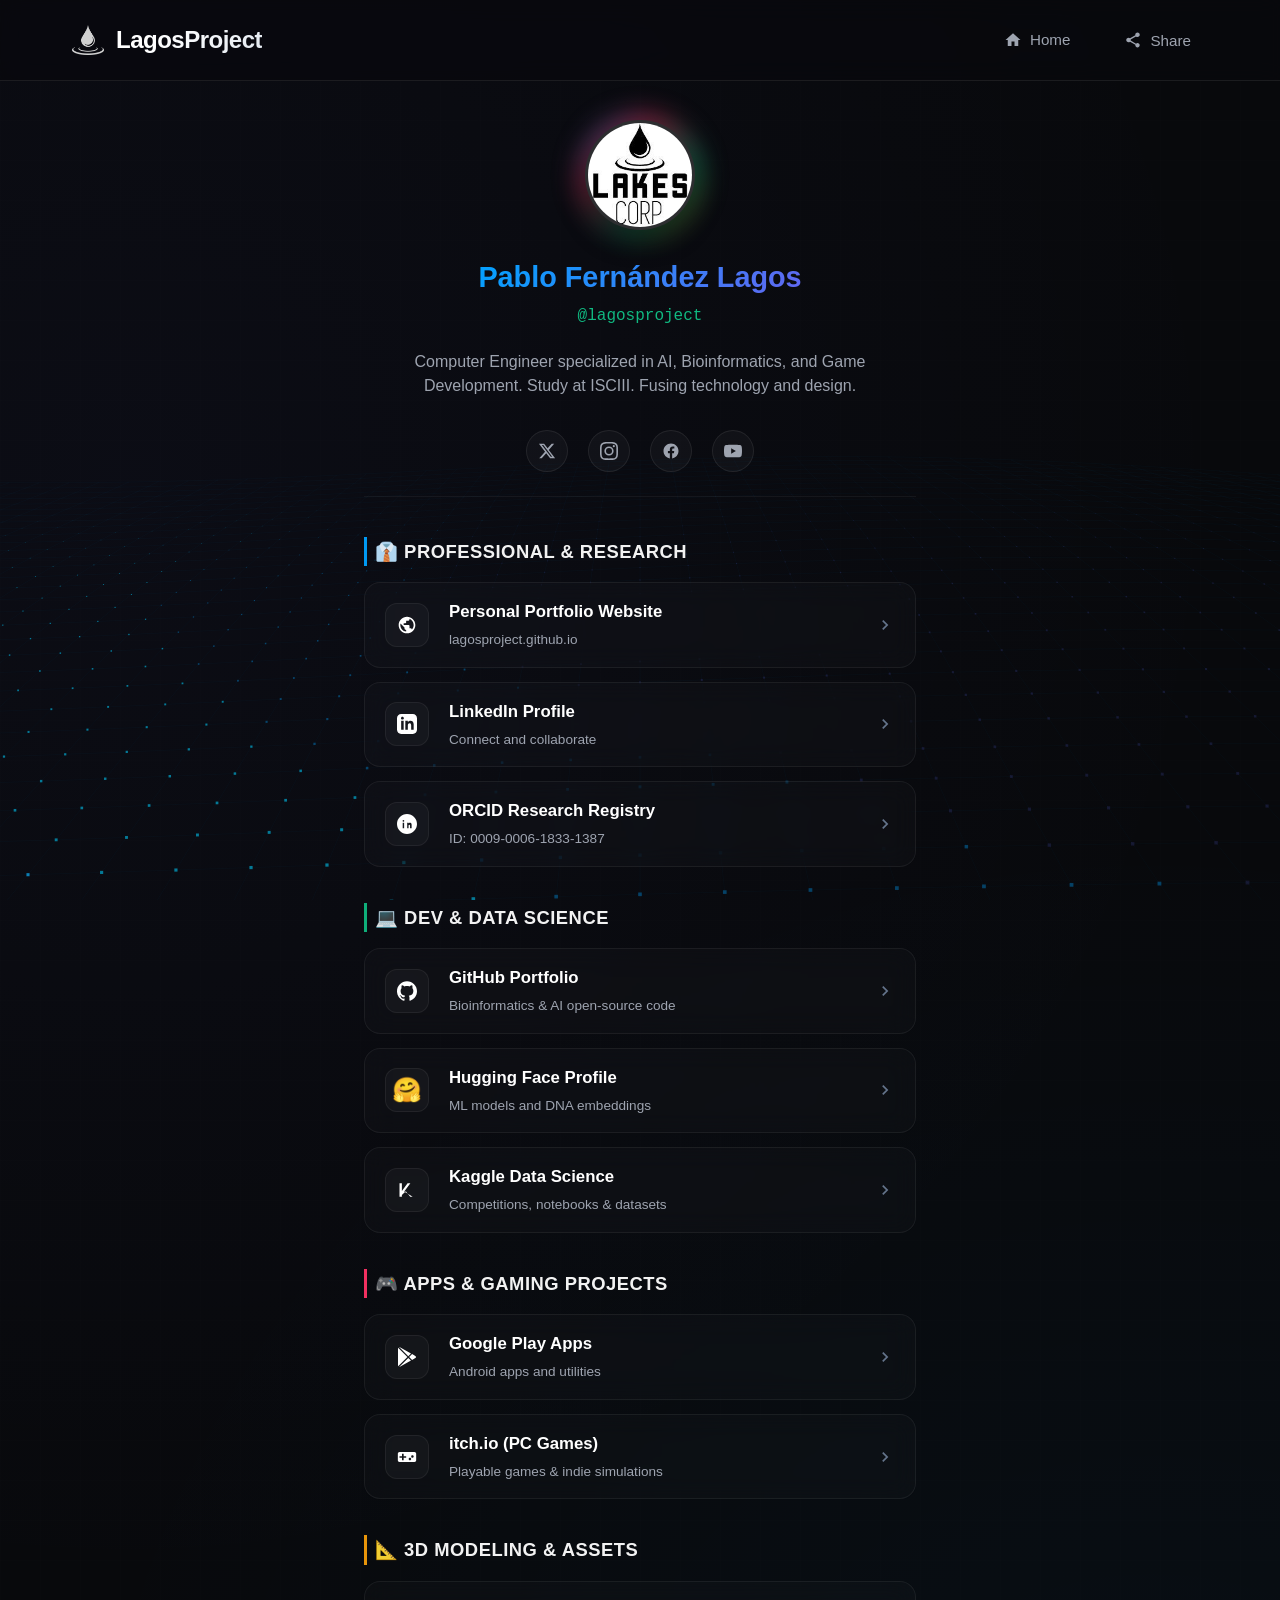
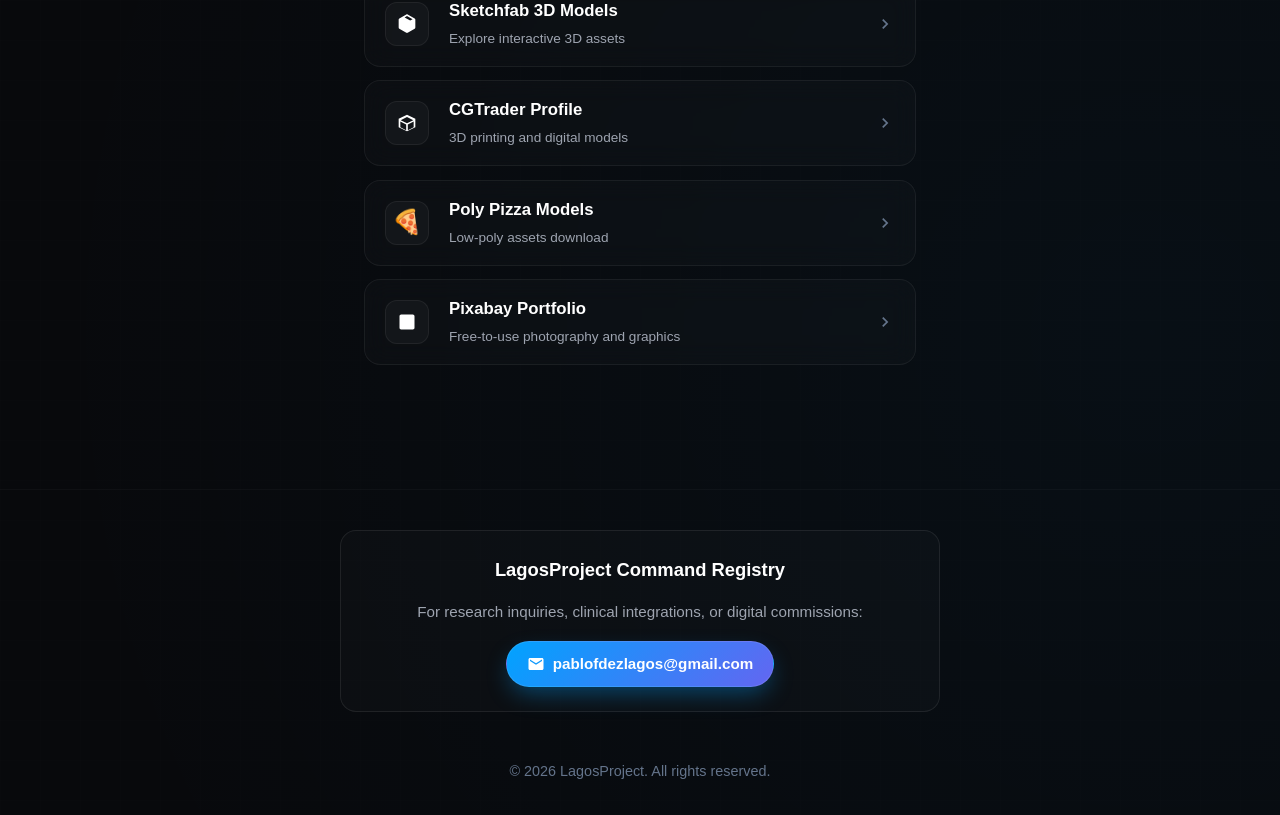
<file: profiles/index.html>
<!DOCTYPE html>
<html lang="en">
  <head>
    <meta charset="utf-8" />
    <meta name="viewport" content="width=device-width, initial-scale=1.0" />
    <title>Pablo Fernández Lagos (@lagosproject) | Profiles</title>
    <meta name="description" content="Connect with Pablo Fernández Lagos (@lagosproject). View professional profiles, research IDs, development repos, apps, games, 3D art, and social media profiles."/>
    
    <!-- Open Graph tags for Linktree SEO and rich preview sharing -->
    <meta property="og:title" content="Pablo Fernández Lagos (@lagosproject) | Profiles" />
    <meta property="og:description" content="Connect with Pablo Fernández Lagos (@lagosproject). View professional profiles, research IDs, development repos, apps, games, 3D art, and social media profiles." />
    <meta property="og:url" content="https://lagosproject.github.io/profiles/" />
    <meta property="og:image" content="https://lagosproject.github.io/img/profile-avatar.jpg" />
    <meta property="og:type" content="profile" />
    <meta property="profile:username" content="lagosproject" />
    
    <!-- Favicon and Styles -->
    <link rel="shortcut icon" type="image/x-icon" href="../favicon.ico" />
    <link rel="stylesheet" type="text/css" href="../index.css" />
    <link rel="stylesheet" type="text/css" href="style.css" />
    
    <!-- Interactive Background Particle Script -->
    <script src="../background.js" defer></script>
  </head>
  <body>
    <!-- Toast Notification for Copy/Share -->
    <div id="toast" class="toast">Link copied to clipboard!</div>

    <!-- Navigation Header -->
    <header class="header">
      <div class="container header-container">
        <a href="../" class="logo" id="nav-logo">
          <img class="logo-img" src="../img/logo.png" alt="LagosProject Logo" />
          <span class="logo-text">LagosProject</span>
        </a>
        <nav class="nav-links">
          <a href="../" class="nav-link" id="nav-home">
            <svg viewBox="0 0 24 24">
              <path d="M10 20v-6h4v6h5v-8h3L12 3 2 12h3v8z"/>
            </svg>
            <span>Home</span>
          </a>
          <button class="nav-link share-btn" id="share-btn" aria-label="Share page">
            <svg viewBox="0 0 24 24">
              <path d="M18 16.08c-.76 0-1.44.3-1.96.77L8.91 12.7c.05-.23.09-.46.09-.7s-.04-.47-.09-.7l7.05-4.11c.54.5 1.25.81 2.04.81 1.66 0 3-1.34 3-3s-1.34-3-3-3-3 1.34-3 3c0 .24.04.47.09.7L8.04 9.81C7.5 9.31 6.79 9 6 9c-1.66 0-3 1.34-3 3s1.34 3 3 3c.79 0 1.5-.31 2.04-.81l7.12 4.16c-.05.21-.08.43-.08.65 0 1.61 1.31 2.92 2.92 2.92s2.92-1.31 2.92-2.92c0-1.61-1.31-2.92-2.92-2.92z"/>
            </svg>
            <span>Share</span>
          </button>
        </nav>
      </div>
    </header>

    <main class="links-wrapper">
      <!-- Profile Header -->
      <section class="profile-header-card">
        <div class="avatar-container">
          <img src="../img/profile-avatar.jpg" alt="Pablo Fernández Lagos Profile" class="avatar-img" onerror="this.src='../img/logo.png'">
          <div class="avatar-glow"></div>
        </div>
        <h1 class="profile-name">Pablo Fernández Lagos</h1>
        <p class="profile-handle">@lagosproject</p>
        <p class="profile-bio">
          Computer Engineer specialized in AI, Bioinformatics, and Game Development. Study at ISCIII. Fusing technology and design.
        </p>

        <!-- Social Quick Links (Icons only) -->
        <div class="social-quick-links">
          <a href="https://x.com/lagos_project" target="_blank" aria-label="X (formerly Twitter)" title="X / Twitter" class="quick-icon-btn">
            <svg viewBox="0 0 24 24"><path d="M18.244 2.25h3.308l-7.227 8.26 8.502 11.24H16.17l-5.214-6.817L4.99 21.75H1.68l7.73-8.835L1.254 2.25H8.08l4.713 6.231zm-1.161 17.52h1.833L7.084 4.126H5.117z"/></svg>
          </a>
          <a href="https://www.instagram.com/lagos.project/" target="_blank" aria-label="Instagram" title="Instagram" class="quick-icon-btn">
            <svg viewBox="0 0 24 24"><path d="M12 2.163c3.204 0 3.584.012 4.85.07 3.252.148 4.771 1.691 4.919 4.919.058 1.265.069 1.645.069 4.849 0 3.205-.012 3.584-.069 4.849-.149 3.225-1.664 4.771-4.919 4.919-1.266.058-1.644.07-4.85.07-3.204 0-3.584-.012-4.849-.07-3.26-.149-4.771-1.699-4.919-4.92-.058-1.265-.07-1.644-.07-4.849 0-3.204.013-3.583.07-4.849.149-3.227 1.664-4.771 4.919-4.919 1.266-.057 1.645-.069 4.849-.069zM12 0C8.741 0 8.333.014 7.053.072 2.695.272.273 2.69.073 7.051.014 8.333 0 8.741 0 12c0 3.259.014 3.668.072 4.948.2 4.358 2.618 6.78 6.98 6.98 1.281.058 1.689.072 4.948.072 3.259 0 3.668-.014 4.948-.072 4.354-.2 6.782-2.618 6.979-6.98.059-1.28.073-1.689.073-4.948 0-3.259-.014-3.667-.072-4.947-.196-4.354-2.617-6.78-6.979-6.98C15.668.014 15.259 0 12 0zm0 5.838a6.162 6.162 0 1 0 0 12.324 6.162 6.162 0 0 0 0-12.324zM12 16a4 4 0 1 1 0-8 4 4 0 0 1 0 8zm6.406-11.845a1.44 1.44 0 1 0 0 2.881 1.44 1.44 0 0 0 0-2.881z"/></svg>
          </a>
          <a href="https://www.facebook.com/LagosProject" target="_blank" aria-label="Facebook" title="Facebook" class="quick-icon-btn">
            <svg viewBox="0 0 24 24"><path d="M22 12c0-5.523-4.477-10-10-10S2 6.477 2 12c0 4.991 3.657 9.128 8.438 9.878v-6.987h-2.54V12h2.54V9.797c0-2.506 1.492-3.89 3.777-3.89 1.094 0 2.238.195 2.238.195v2.46h-1.26c-1.243 0-1.63.771-1.63 1.562V12h2.773l-.443 2.89h-2.33v6.988C18.343 21.128 22 16.991 22 12z"/></svg>
          </a>
          <a href="https://www.youtube.com/channel/UC8WRd2Dcw53HRUUdwK4GUjQ" target="_blank" aria-label="YouTube" title="YouTube" class="quick-icon-btn">
            <svg viewBox="0 0 24 24"><path d="M23.498 6.163a3.003 3.003 0 0 0-2.11-2.11C19.518 3.545 12 3.545 12 3.545s-7.519 0-9.388.508a3.003 3.003 0 0 0-2.11 2.11C0 8.033 0 12 0 12s0 3.967.502 5.837a3.003 3.003 0 0 0 2.11 2.11c1.869.508 9.388.508 9.388.508s7.519 0 9.388-.508a3.002 3.002 0 0 0 2.11-2.11C24 15.967 24 12 24 12s0-3.967-.502-5.837zM9.545 15.568V8.432L15.818 12l-6.273 3.568z"/></svg>
          </a>
        </div>
      </section>

      <!-- Categorized Link Lists -->
      <section class="links-section">
        <!-- Category: Professional & Research -->
        <div class="link-category" data-accent="blue">
          <h2 class="category-title">👔 Professional & Research</h2>
          <div class="category-links">
            <a href="https://lagosproject.github.io/" class="link-card" target="_blank">
              <div class="link-icon">
                <svg viewBox="0 0 24 24"><path d="M12 2C6.48 2 2 6.48 2 12s4.48 10 10 10 10-4.48 10-10S17.52 2 12 2zm-1 17.93c-3.95-.49-7-3.85-7-7.93 0-.62.08-1.21.21-1.79L9 15v1c0 1.1.9 2 2 2v1.93zm6.9-2.54c-.26-.81-1-1.39-1.9-1.39h-1v-3c0-.55-.45-1-1-1H8v-2h2c.55 0 1-.45 1-1V7h2c1.1 0 2-.9 2-2v-.41c2.93 1.19 5 4.06 5 7.41 0 2.08-.8 3.97-2.1 5.39z"/></svg>
              </div>
              <div class="link-text">
                <span class="link-title">Personal Portfolio Website</span>
                <span class="link-subtitle">lagosproject.github.io</span>
              </div>
              <div class="link-arrow">
                <svg viewBox="0 0 24 24"><path d="M8.59 16.59L13.17 12 8.59 7.41 10 6l6 6-6 6-1.41-1.41z"/></svg>
              </div>
            </a>

            <a href="https://linkedin.com/in/pabloferlagos" class="link-card" target="_blank">
              <div class="link-icon">
                <svg viewBox="0 0 24 24"><path d="M19 0h-14c-2.761 0-5 2.239-5 5v14c0 2.761 2.239 5 5 5h14c2.762 0 5-2.239 5-5v-14c0-2.761-2.238-5-5-5zm-11 19h-3v-11h3v11zm-1.5-12.268c-.966 0-1.75-.779-1.75-1.75s.784-1.75 1.75-1.75 1.75.779 1.75 1.75-.784 1.75-1.75 1.75zm13.5 12.268h-3v-5.604c0-3.368-4-3.113-4 0v5.604h-3v-11h3v1.765c1.396-2.586 7-2.777 7 2.476v6.759z"/></svg>
              </div>
              <div class="link-text">
                <span class="link-title">LinkedIn Profile</span>
                <span class="link-subtitle">Connect and collaborate</span>
              </div>
              <div class="link-arrow">
                <svg viewBox="0 0 24 24"><path d="M8.59 16.59L13.17 12 8.59 7.41 10 6l6 6-6 6-1.41-1.41z"/></svg>
              </div>
            </a>

            <a href="https://orcid.org/0009-0006-1833-1387" class="link-card" target="_blank">
              <div class="link-icon">
                <!-- ORCID Icon -->
                <svg viewBox="0 0 256 256"><path d="M128 256c70.7 0 128-57.3 128-128S198.7 0 128 0 0 57.3 0 128s57.3 128 128 128zm-45.9-178.2c6.2 0 11.2 5 11.2 11.2s-5 11.2-11.2 11.2-11.2-5-11.2-11.2 5-11.2 11.2-11.2zm-9.3 103v-69.5h18.6v69.5H72.8zm111.4 0H167v-31c0-7.8-2.6-13-9.1-13-5 0-8.2 3.4-9.5 6.6-.5 1.1-.6 2.7-.6 4.3v33.1h-17.2v-69.5h17.2v10.2c2.5-3.9 7-9.5 17.3-9.5 12.6 0 22 8.2 22 25.8v43.5z" fill="currentColor"/></svg>
              </div>
              <div class="link-text">
                <span class="link-title">ORCID Research Registry</span>
                <span class="link-subtitle">ID: 0009-0006-1833-1387</span>
              </div>
              <div class="link-arrow">
                <svg viewBox="0 0 24 24"><path d="M8.59 16.59L13.17 12 8.59 7.41 10 6l6 6-6 6-1.41-1.41z"/></svg>
              </div>
            </a>
          </div>
        </div>

        <!-- Category: Development & Data Science -->
        <div class="link-category" data-accent="green">
          <h2 class="category-title">💻 Dev & Data Science</h2>
          <div class="category-links">
            <a href="https://github.com/lagosproject" class="link-card" target="_blank">
              <div class="link-icon">
                <svg viewBox="0 0 24 24"><path d="M12 .297c-6.63 0-12 5.373-12 12 0 5.303 3.438 9.8 8.205 11.385.6.113.82-.258.82-.577 0-.285-.01-1.04-.015-2.04-3.338.724-4.042-1.61-4.042-1.61C4.422 18.07 3.633 17.7 3.633 17.7c-1.087-.744.084-.729.084-.729 1.205.084 1.838 1.236 1.838 1.236 1.07 1.835 2.809 1.305 3.495.998.108-.776.417-1.305.76-1.605-2.665-.3-5.466-1.332-5.466-5.93 0-1.31.465-2.38 1.235-3.22-.135-.303-.54-1.523.105-3.176 0 0 1.005-.322 3.3 1.23.96-.267 1.98-.399 3-.405 1.02.006 2.04.138 3 .405 2.28-1.552 3.285-1.23 3.285-1.23.645 1.653.24 2.873.12 3.176.765.84 1.23 1.91 1.23 3.22 0 4.61-2.805 5.625-5.475 5.92.42.36.81 1.096.81 2.22 0 1.606-.015 2.896-.015 3.286 0 .315.21.69.825.57C20.565 22.092 24 17.592 24 12.297c0-6.627-5.373-12-12-12"/></svg>
              </div>
              <div class="link-text">
                <span class="link-title">GitHub Portfolio</span>
                <span class="link-subtitle">Bioinformatics & AI open-source code</span>
              </div>
              <div class="link-arrow">
                <svg viewBox="0 0 24 24"><path d="M8.59 16.59L13.17 12 8.59 7.41 10 6l6 6-6 6-1.41-1.41z"/></svg>
              </div>
            </a>

            <a href="https://huggingface.co/lagosproject" class="link-card" target="_blank">
              <div class="link-icon">
                <!-- Hugging Face Emoji / Custom SVG -->
                <span class="emoji-icon">🤗</span>
              </div>
              <div class="link-text">
                <span class="link-title">Hugging Face Profile</span>
                <span class="link-subtitle">ML models and DNA embeddings</span>
              </div>
              <div class="link-arrow">
                <svg viewBox="0 0 24 24"><path d="M8.59 16.59L13.17 12 8.59 7.41 10 6l6 6-6 6-1.41-1.41z"/></svg>
              </div>
            </a>

            <a href="https://www.kaggle.com/g5fighter" class="link-card" target="_blank">
              <div class="link-icon">
                <!-- Kaggle Icon -->
                <svg viewBox="0 0 24 24"><path d="M18.82 20H15.9l-5.32-6.52L5.85 18v2H3V4h2.85v9.18l6.86-9.18h3.33l-7.39 9.87z" fill="currentColor"/></svg>
              </div>
              <div class="link-text">
                <span class="link-title">Kaggle Data Science</span>
                <span class="link-subtitle">Competitions, notebooks & datasets</span>
              </div>
              <div class="link-arrow">
                <svg viewBox="0 0 24 24"><path d="M8.59 16.59L13.17 12 8.59 7.41 10 6l6 6-6 6-1.41-1.41z"/></svg>
              </div>
            </a>
          </div>
        </div>

        <!-- Category: Apps & Games -->
        <div class="link-category" data-accent="red">
          <h2 class="category-title">🎮 Apps & Gaming Projects</h2>
          <div class="category-links">
            <a href="https://play.google.com/store/apps/dev?id=7112554237907399984" class="link-card" target="_blank">
              <div class="link-icon">
                <svg viewBox="0 0 24 24"><path d="M22.018 13.298l-3.919 2.218-3.515-3.493 3.543-3.521 3.891 2.202a1.49 1.49 0 0 1 0 2.594zM1.337.924a1.486 1.486 0 0 0-.112.568v21.017c0 .217.045.419.124.6l11.155-11.087L1.337.924zm12.207 10.065l3.258-3.238L3.45.195a1.466 1.466 0 0 0-.946-.179l11.04 10.973zm0 2.067l-11 10.933c.298.036.612-.016.906-.183l13.324-7.54-3.23-3.21z"/></svg>
              </div>
              <div class="link-text">
                <span class="link-title">Google Play Apps</span>
                <span class="link-subtitle">Android apps and utilities</span>
              </div>
              <div class="link-arrow">
                <svg viewBox="0 0 24 24"><path d="M8.59 16.59L13.17 12 8.59 7.41 10 6l6 6-6 6-1.41-1.41z"/></svg>
              </div>
            </a>

            <a href="https://lagosproject.itch.io/" class="link-card" target="_blank">
              <div class="link-icon">
                <svg viewBox="0 0 24 24"><path d="M21 6H3c-1.1 0-2 .9-2 2v8c0 1.1.9 2 2 2h18c1.1 0 2-.9 2-2V8c0-1.1-.9-2-2-2zm-10 7H8v3H6v-3H3v-2h3V8h2v3h3v2zm4.5 3c-.83 0-1.5-.67-1.5-1.5s.67-1.5 1.5-1.5 1.5.67 1.5 1.5-.67 1.5-1.5 1.5zm3-3c-.83 0-1.5-.67-1.5-1.5S17.67 10 18.5 10s1.5.67 1.5 1.5-.67 1.5-1.5 1.5z"/></svg>
              </div>
              <div class="link-text">
                <span class="link-title">itch.io (PC Games)</span>
                <span class="link-subtitle">Playable games & indie simulations</span>
              </div>
              <div class="link-arrow">
                <svg viewBox="0 0 24 24"><path d="M8.59 16.59L13.17 12 8.59 7.41 10 6l6 6-6 6-1.41-1.41z"/></svg>
              </div>
            </a>
          </div>
        </div>

        <!-- Category: 3D Art & Assets -->
        <div class="link-category" data-accent="yellow">
          <h2 class="category-title">📐 3D Modeling & Assets</h2>
          <div class="category-links">
            <a href="https://sketchfab.com/lagosproject" class="link-card" target="_blank">
              <div class="link-icon">
                <!-- Cube / Sketchfab -->
                <svg viewBox="0 0 24 24"><path d="M21.2 5.3l-8.4-4.8c-.5-.3-1.1-.3-1.6 0L2.8 5.3C2.3 5.6 2 6.1 2 6.7v9.6c0 .6.3 1.1.8 1.4l8.4 4.8c.3.1.5.2.8.2s.5-.1.8-.2l8.4-4.8c.5-.3.8-.8.8-1.4V6.7c0-.6-.3-1.1-.8-1.4zm-9.2-2.9l6.7 3.8-2.9 1.7-6.7-3.8 2.9-1.7z" fill="currentColor"/></svg>
              </div>
              <div class="link-text">
                <span class="link-title">Sketchfab 3D Models</span>
                <span class="link-subtitle">Explore interactive 3D assets</span>
              </div>
              <div class="link-arrow">
                <svg viewBox="0 0 24 24"><path d="M8.59 16.59L13.17 12 8.59 7.41 10 6l6 6-6 6-1.41-1.41z"/></svg>
              </div>
            </a>

            <a href="https://www.cgtrader.com/designers/lagosproject" class="link-card" target="_blank">
              <div class="link-icon">
                <svg viewBox="0 0 24 24"><path d="M12 2L2 7v10l10 5 10-5V7L12 2zm0 2.8l7.6 3.8L12 12.4 4.4 8.6 12 4.8zM4 10.3l7 3.5v6.9l-7-3.5v-6.9zm16 0v6.9l-7 3.5v-6.9l7-3.5z" fill="currentColor"/></svg>
              </div>
              <div class="link-text">
                <span class="link-title">CGTrader Profile</span>
                <span class="link-subtitle">3D printing and digital models</span>
              </div>
              <div class="link-arrow">
                <svg viewBox="0 0 24 24"><path d="M8.59 16.59L13.17 12 8.59 7.41 10 6l6 6-6 6-1.41-1.41z"/></svg>
              </div>
            </a>

            <a href="https://poly.pizza/u/lakescorp" class="link-card" target="_blank">
              <div class="link-icon">
                <span class="emoji-icon">🍕</span>
              </div>
              <div class="link-text">
                <span class="link-title">Poly Pizza Models</span>
                <span class="link-subtitle">Low-poly assets download</span>
              </div>
              <div class="link-arrow">
                <svg viewBox="0 0 24 24"><path d="M8.59 16.59L13.17 12 8.59 7.41 10 6l6 6-6 6-1.41-1.41z"/></svg>
              </div>
            </a>

            <a href="https://pixabay.com/es/users/lagosproject-9947812/" class="link-card" target="_blank">
              <div class="link-icon">
                <svg viewBox="0 0 24 24"><path d="M19 3H5c-1.1 0-2 .9-2 2v14c0 1.1.9 2 2 2h14c1.1 0 2-.9 2-2V5c0-1.1-.9-2-2-2zm-9 14l-2.5-3L4 18h16l-5-6-5 5z"/></svg>
              </div>
              <div class="link-text">
                <span class="link-title">Pixabay Portfolio</span>
                <span class="link-subtitle">Free-to-use photography and graphics</span>
              </div>
              <div class="link-arrow">
                <svg viewBox="0 0 24 24"><path d="M8.59 16.59L13.17 12 8.59 7.41 10 6l6 6-6 6-1.41-1.41z"/></svg>
              </div>
            </a>
          </div>
        </div>
      </section>
    </main>

    <!-- Footer -->
    <footer class="footer-links" style="margin-top: 4rem; padding-bottom: 2rem;">
      <div class="container links-footer-content" style="display: flex; flex-direction: column; align-items: center; gap: 1.5rem;">
        <div style="background: var(--bg-card); border: 1px solid var(--border-card); border-radius: 16px; padding: 24px; width: 100%; text-align: center; max-width: 600px; margin: 0 auto; display: flex; flex-direction: column; align-items: center; gap: 1rem;">
          <span style="font-family: var(--font-heading); font-weight: 700; font-size: 1.15rem; color: var(--text-primary);">LagosProject Command Registry</span>
          <span style="font-size: 0.95rem; color: var(--text-secondary);">For research inquiries, clinical integrations, or digital commissions:</span>
          <a href="mailto:pablofdezlagos@gmail.com" class="btn btn-blue" style="padding: 10px 20px; font-size: 0.95rem; display: inline-flex; align-items: center; gap: 8px;">
            <svg viewBox="0 0 24 24" style="width: 18px; height: 18px; fill: currentColor;">
              <path d="M20 4H4c-1.1 0-2 .9-2 2v12c0 1.1.9 2 2 2h16c1.1 0 2-.9 2-2V6c0-1.1-.9-2-2-2zm0 4l-8 5-8-5V6l8 5 8-5v2z"/>
            </svg>
            <span>pablofdezlagos@gmail.com</span>
          </a>
        </div>
        <p class="copyright" style="font-size: 0.9rem; color: var(--text-muted); margin-top: 1.5rem;">&copy; 2026 LagosProject. All rights reserved.</p>
      </div>
    </footer>

    <!-- Script for Share / Copy functionality -->
    <script>
      const shareBtn = document.getElementById('share-btn');
      const toast = document.getElementById('toast');

      function showToast(message) {
        toast.textContent = message;
        toast.classList.add('show');
        setTimeout(() => {
          toast.classList.remove('show');
        }, 2500);
      }

      shareBtn.addEventListener('click', () => {
        const shareData = {
          title: 'Pablo Fernández Lagos - Profiles',
          text: 'Explore the social and professional profiles of @lagosproject',
          url: window.location.origin + window.location.pathname
        };

        if (navigator.share && navigator.canShare && navigator.canShare(shareData)) {
          navigator.share(shareData).catch(err => {
            console.log('Share failed, falling back to copy', err);
            copyUrlFallback();
          });
        } else {
          copyUrlFallback();
        }
      });

      function copyUrlFallback() {
        const urlToCopy = window.location.origin + window.location.pathname;
        navigator.clipboard.writeText(urlToCopy)
          .then(() => showToast('Link copied to clipboard!'))
          .catch(() => showToast('Could not copy link.'));
      }
    </script>
  </body>
</html>
</file>
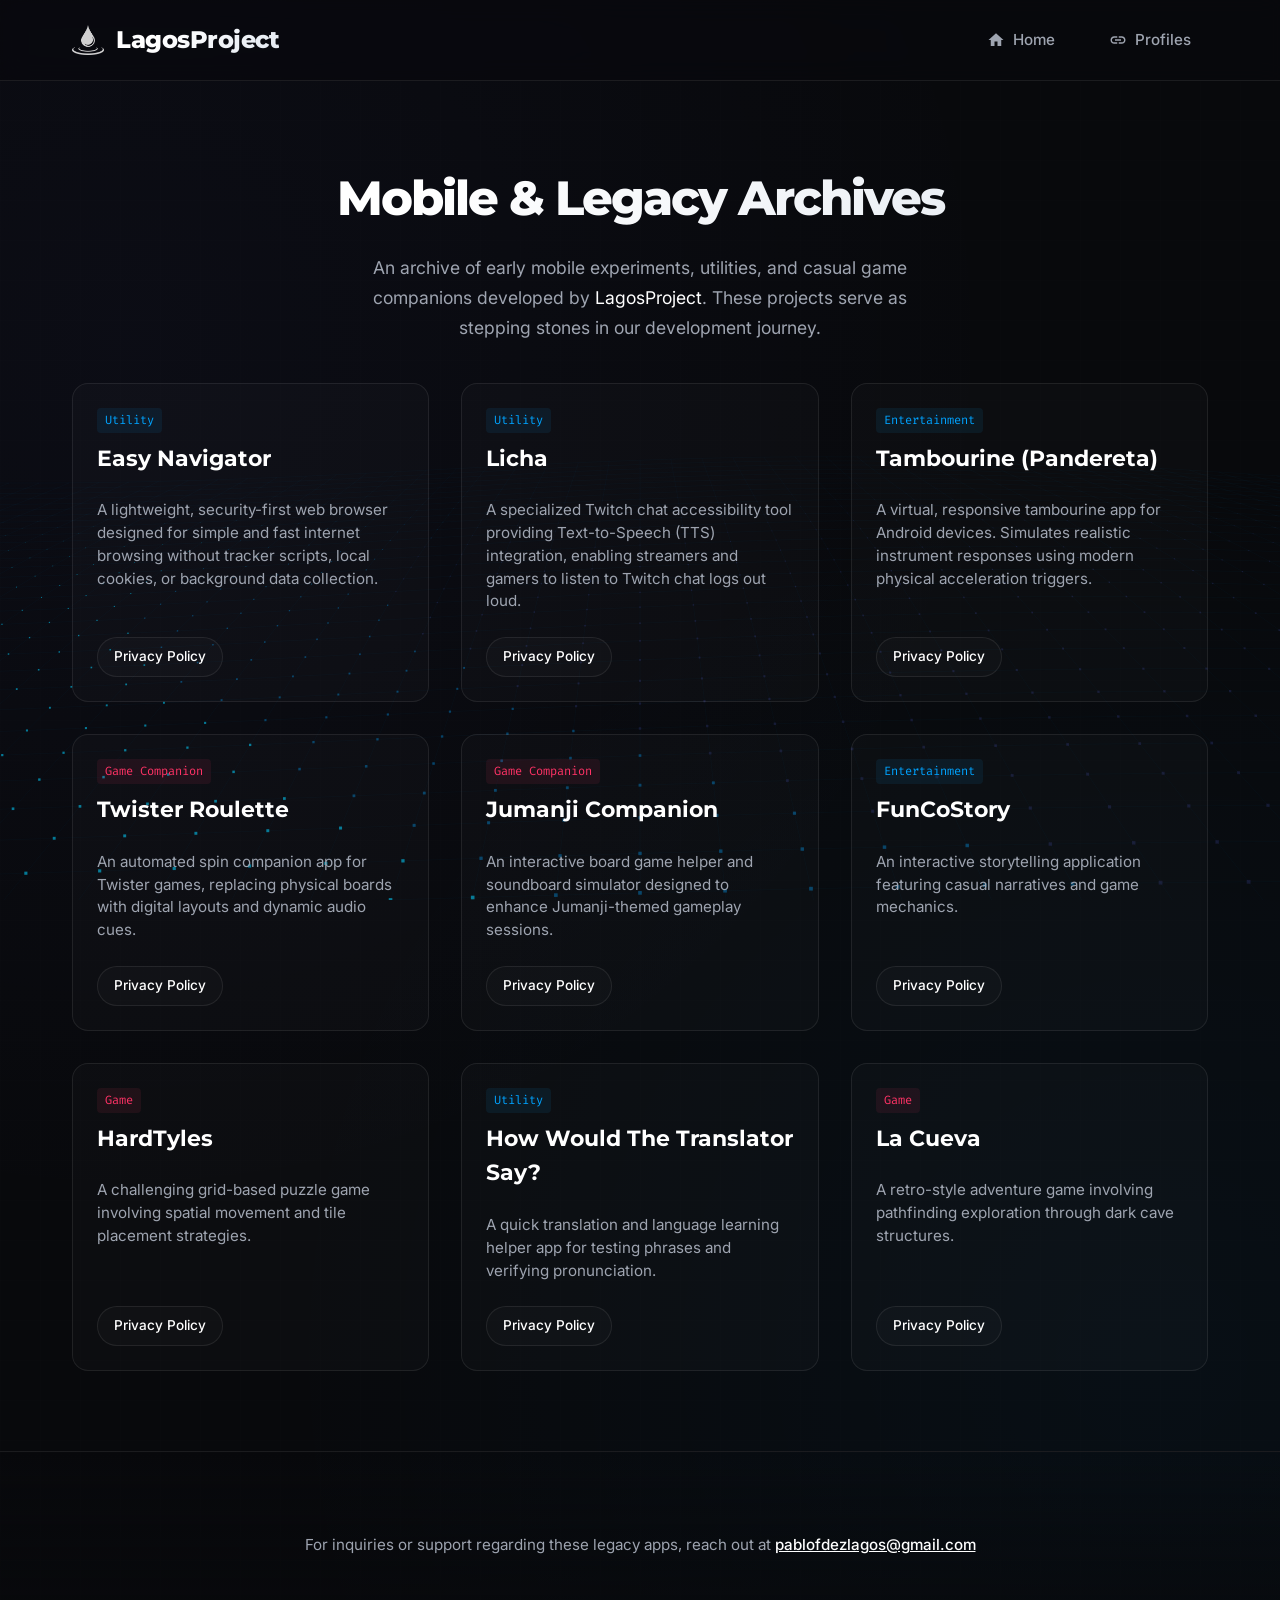
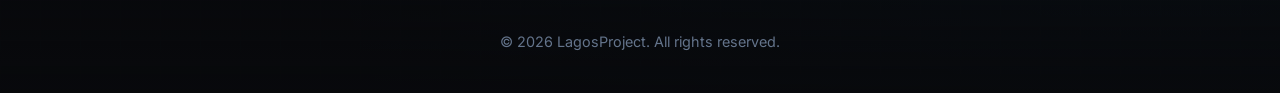
<file: archives.html>
<!DOCTYPE html>
<html lang="en">
  <head>
    <meta charset="utf-8" />
    <meta name="description" content="Explore the legacy and mobile application archives of LagosProject, featuring utility tools, companions, and retro projects."/>
    <meta name="viewport" content="width=device-width, initial-scale=1.0" />
    <title>LagosProject - Mobile & Legacy Archives</title>
    <link rel="shortcut icon" type="image/x-icon" href="favicon.ico" />
    <link rel="preconnect" href="https://fonts.googleapis.com" />
    <link rel="preconnect" href="https://fonts.gstatic.com" crossorigin />
    <link rel="stylesheet" href="https://fonts.googleapis.com/css2?family=Inter:wght@300;400;500;600;700&family=Montserrat:wght@500;700;800&family=Fira+Code:wght@400;500&display=swap" />
    <link rel="stylesheet" type="text/css" href="index.css" />
    <script src="background.js" defer></script>
    <style>
      .archive-header {
        padding-top: 160px;
        padding-bottom: 40px;
        text-align: center;
      }
      .archive-grid {
        display: grid;
        grid-template-columns: repeat(auto-fill, minmax(320px, 1fr));
        gap: 2rem;
        padding-bottom: 80px;
      }
      .archive-card {
        background: var(--bg-card);
        border: 1px solid var(--border-card);
        border-radius: 16px;
        padding: 24px;
        transition: all 0.3s cubic-bezier(0.4, 0, 0.2, 1);
        display: flex;
        flex-direction: column;
        justify-content: space-between;
        gap: 1.5rem;
      }
      .archive-card:hover {
        background: var(--bg-card-hover);
        border-color: var(--border-card-hover);
        transform: translateY(-4px);
        box-shadow: 0 15px 30px rgba(0, 163, 255, 0.05);
      }
      .archive-tag {
        font-family: var(--font-mono);
        font-size: 0.75rem;
        color: var(--accent-blue);
        background: rgba(0, 163, 255, 0.08);
        padding: 3px 8px;
        border-radius: 4px;
        width: fit-content;
      }
      .archive-tag.game {
        color: var(--accent-red);
        background: rgba(255, 51, 102, 0.08);
      }
      .archive-title {
        font-size: 1.35rem;
        font-weight: 700;
        margin: 0;
        color: var(--text-primary);
      }
      .archive-desc {
        font-size: 0.95rem;
        color: var(--text-secondary);
        line-height: 1.5;
        flex-grow: 1;
      }
      .archive-links {
        display: flex;
        gap: 1rem;
      }
      .archive-btn {
        font-size: 0.85rem;
        padding: 8px 16px;
        border-radius: 20px;
        font-weight: 500;
        display: inline-flex;
        align-items: center;
        gap: 6px;
        border: 1px solid var(--border-card);
        transition: all 0.2s ease;
        background: rgba(255, 255, 255, 0.02);
      }
      .archive-btn:hover {
        background: rgba(255, 255, 255, 0.07);
        border-color: var(--border-card-hover);
        color: var(--text-primary);
      }
      .archive-btn.primary {
        background: var(--accent-blue-gradient);
        border-color: rgba(255, 255, 255, 0.1);
        color: white;
      }
      .archive-btn.primary:hover {
        box-shadow: 0 5px 15px rgba(0, 163, 255, 0.3);
      }
    </style>
  </head>
  <body>
    <!-- Header / Navigation -->
    <header class="header">
      <div class="container header-container">
        <a href="./" class="logo" id="nav-logo">
          <img class="logo-img" src="img/logo.png" alt="LagosProject Logo" />
          <span class="logo-text">LagosProject</span>
        </a>
        <nav class="nav-links">
          <a href="./" class="nav-link" id="nav-home">
            <svg viewBox="0 0 24 24">
              <path d="M10 20v-6h4v6h5v-8h3L12 3 2 12h3v8z"/>
            </svg>
            <span>Home</span>
          </a>
          <a href="./profiles/" class="nav-link" id="nav-profiles">
            <svg viewBox="0 0 24 24">
              <path d="M3.9 12c0-1.71 1.39-3.1 3.1-3.1h4V7H7c-2.76 0-5 2.24-5 5s2.24 5 5 5h4v-1.9H7c-1.71 0-3.1-1.39-3.1-3.1zM8 13h8v-2H8v2zm9-6h-4v1.9h4c1.71 0 3.1 1.39 3.1 3.1s-1.39 3.1-3.1 3.1h-4V17h4c2.76 0 5-2.24 5-5s-2.24-5-5-5z"/>
            </svg>
            <span>Profiles</span>
          </a>
        </nav>
      </div>
    </header>

    <!-- Main Container -->
    <main class="container">
      <section class="archive-header">
        <h1 class="hero-title" style="font-size: 3rem; margin-bottom: 1rem;">Mobile & Legacy Archives</h1>
        <p class="section-text" style="max-width: 600px; margin: 0 auto;">
          An archive of early mobile experiments, utilities, and casual game companions developed by <strong>LagosProject</strong>. These projects serve as stepping stones in our development journey.
        </p>
      </section>

      <!-- Archive Grid -->
      <section class="archive-grid">
        
        <!-- Easy Navigator -->
        <div class="archive-card">
          <div style="display: flex; flex-direction: column; gap: 0.5rem;">
            <span class="archive-tag">Utility</span>
            <h2 class="archive-title">Easy Navigator</h2>
          </div>
          <p class="archive-desc">
            A lightweight, security-first web browser designed for simple and fast internet browsing without tracker scripts, local cookies, or background data collection.
          </p>
          <div class="archive-links">
            <a href="EasyNavigator/privacy-policy.html" class="archive-btn" target="_blank">
              <span>Privacy Policy</span>
            </a>
          </div>
        </div>

        <!-- Licha -->
        <div class="archive-card">
          <div style="display: flex; flex-direction: column; gap: 0.5rem;">
            <span class="archive-tag">Utility</span>
            <h2 class="archive-title">Licha</h2>
          </div>
          <p class="archive-desc">
            A specialized Twitch chat accessibility tool providing Text-to-Speech (TTS) integration, enabling streamers and gamers to listen to Twitch chat logs out loud.
          </p>
          <div class="archive-links">
            <a href="Licha/privacy-policy.html" class="archive-btn" target="_blank">
              <span>Privacy Policy</span>
            </a>
          </div>
        </div>

        <!-- Tambourine -->
        <div class="archive-card">
          <div style="display: flex; flex-direction: column; gap: 0.5rem;">
            <span class="archive-tag">Entertainment</span>
            <h2 class="archive-title">Tambourine (Pandereta)</h2>
          </div>
          <p class="archive-desc">
            A virtual, responsive tambourine app for Android devices. Simulates realistic instrument responses using modern physical acceleration triggers.
          </p>
          <div class="archive-links">
            <a href="Tambourine/privacy-policy.html" class="archive-btn" target="_blank">
              <span>Privacy Policy</span>
            </a>
          </div>
        </div>

        <!-- Twister Roulette -->
        <div class="archive-card">
          <div style="display: flex; flex-direction: column; gap: 0.5rem;">
            <span class="archive-tag game">Game Companion</span>
            <h2 class="archive-title">Twister Roulette</h2>
          </div>
          <p class="archive-desc">
            An automated spin companion app for Twister games, replacing physical boards with digital layouts and dynamic audio cues.
          </p>
          <div class="archive-links">
            <a href="TwisterRoulette/privacypolicy.html" class="archive-btn" target="_blank">
              <span>Privacy Policy</span>
            </a>
          </div>
        </div>

        <!-- Jumanji -->
        <div class="archive-card">
          <div style="display: flex; flex-direction: column; gap: 0.5rem;">
            <span class="archive-tag game">Game Companion</span>
            <h2 class="archive-title">Jumanji Companion</h2>
          </div>
          <p class="archive-desc">
            An interactive board game helper and soundboard simulator designed to enhance Jumanji-themed gameplay sessions.
          </p>
          <div class="archive-links">
            <a href="Jumanji/privacy-policy.html" class="archive-btn" target="_blank">
              <span>Privacy Policy</span>
            </a>
          </div>
        </div>

        <!-- FunCoStory -->
        <div class="archive-card">
          <div style="display: flex; flex-direction: column; gap: 0.5rem;">
            <span class="archive-tag">Entertainment</span>
            <h2 class="archive-title">FunCoStory</h2>
          </div>
          <p class="archive-desc">
            An interactive storytelling application featuring casual narratives and game mechanics.
          </p>
          <div class="archive-links">
            <a href="FunCoStory/privacy-policy.html" class="archive-btn" target="_blank">
              <span>Privacy Policy</span>
            </a>
          </div>
        </div>

        <!-- HardTyles -->
        <div class="archive-card">
          <div style="display: flex; flex-direction: column; gap: 0.5rem;">
            <span class="archive-tag game">Game</span>
            <h2 class="archive-title">HardTyles</h2>
          </div>
          <p class="archive-desc">
            A challenging grid-based puzzle game involving spatial movement and tile placement strategies.
          </p>
          <div class="archive-links">
            <a href="HardTyles/privacy-policy.html" class="archive-btn" target="_blank">
              <span>Privacy Policy</span>
            </a>
          </div>
        </div>

        <!-- HowWouldTheTranslatorSay -->
        <div class="archive-card">
          <div style="display: flex; flex-direction: column; gap: 0.5rem;">
            <span class="archive-tag">Utility</span>
            <h2 class="archive-title">How Would The Translator Say?</h2>
          </div>
          <p class="archive-desc">
            A quick translation and language learning helper app for testing phrases and verifying pronunciation.
          </p>
          <div class="archive-links">
            <a href="HowWouldTheTranslatorSay/privacy-policy.html" class="archive-btn" target="_blank">
              <span>Privacy Policy</span>
            </a>
          </div>
        </div>

        <!-- La Cueva -->
        <div class="archive-card">
          <div style="display: flex; flex-direction: column; gap: 0.5rem;">
            <span class="archive-tag game">Game</span>
            <h2 class="archive-title">La Cueva</h2>
          </div>
          <p class="archive-desc">
            A retro-style adventure game involving pathfinding exploration through dark cave structures.
          </p>
          <div class="archive-links">
            <a href="LaCueva/privacy-policy.html" class="archive-btn" target="_blank">
              <span>Privacy Policy</span>
            </a>
          </div>
        </div>

      </section>
    </main>

    <!-- Footer -->
    <footer class="footer">
      <div class="container" style="display: flex; flex-direction: column; align-items: center; gap: 1.5rem;">
        <p class="section-text" style="font-size: 0.95rem;">
          For inquiries or support regarding these legacy apps, reach out at <a href="mailto:pablofdezlagos@gmail.com">pablofdezlagos@gmail.com</a>
        </p>
        <p class="copyright">&copy; 2026 LagosProject. All rights reserved.</p>
      </div>
    </footer>
  </body>
</html>
</file>
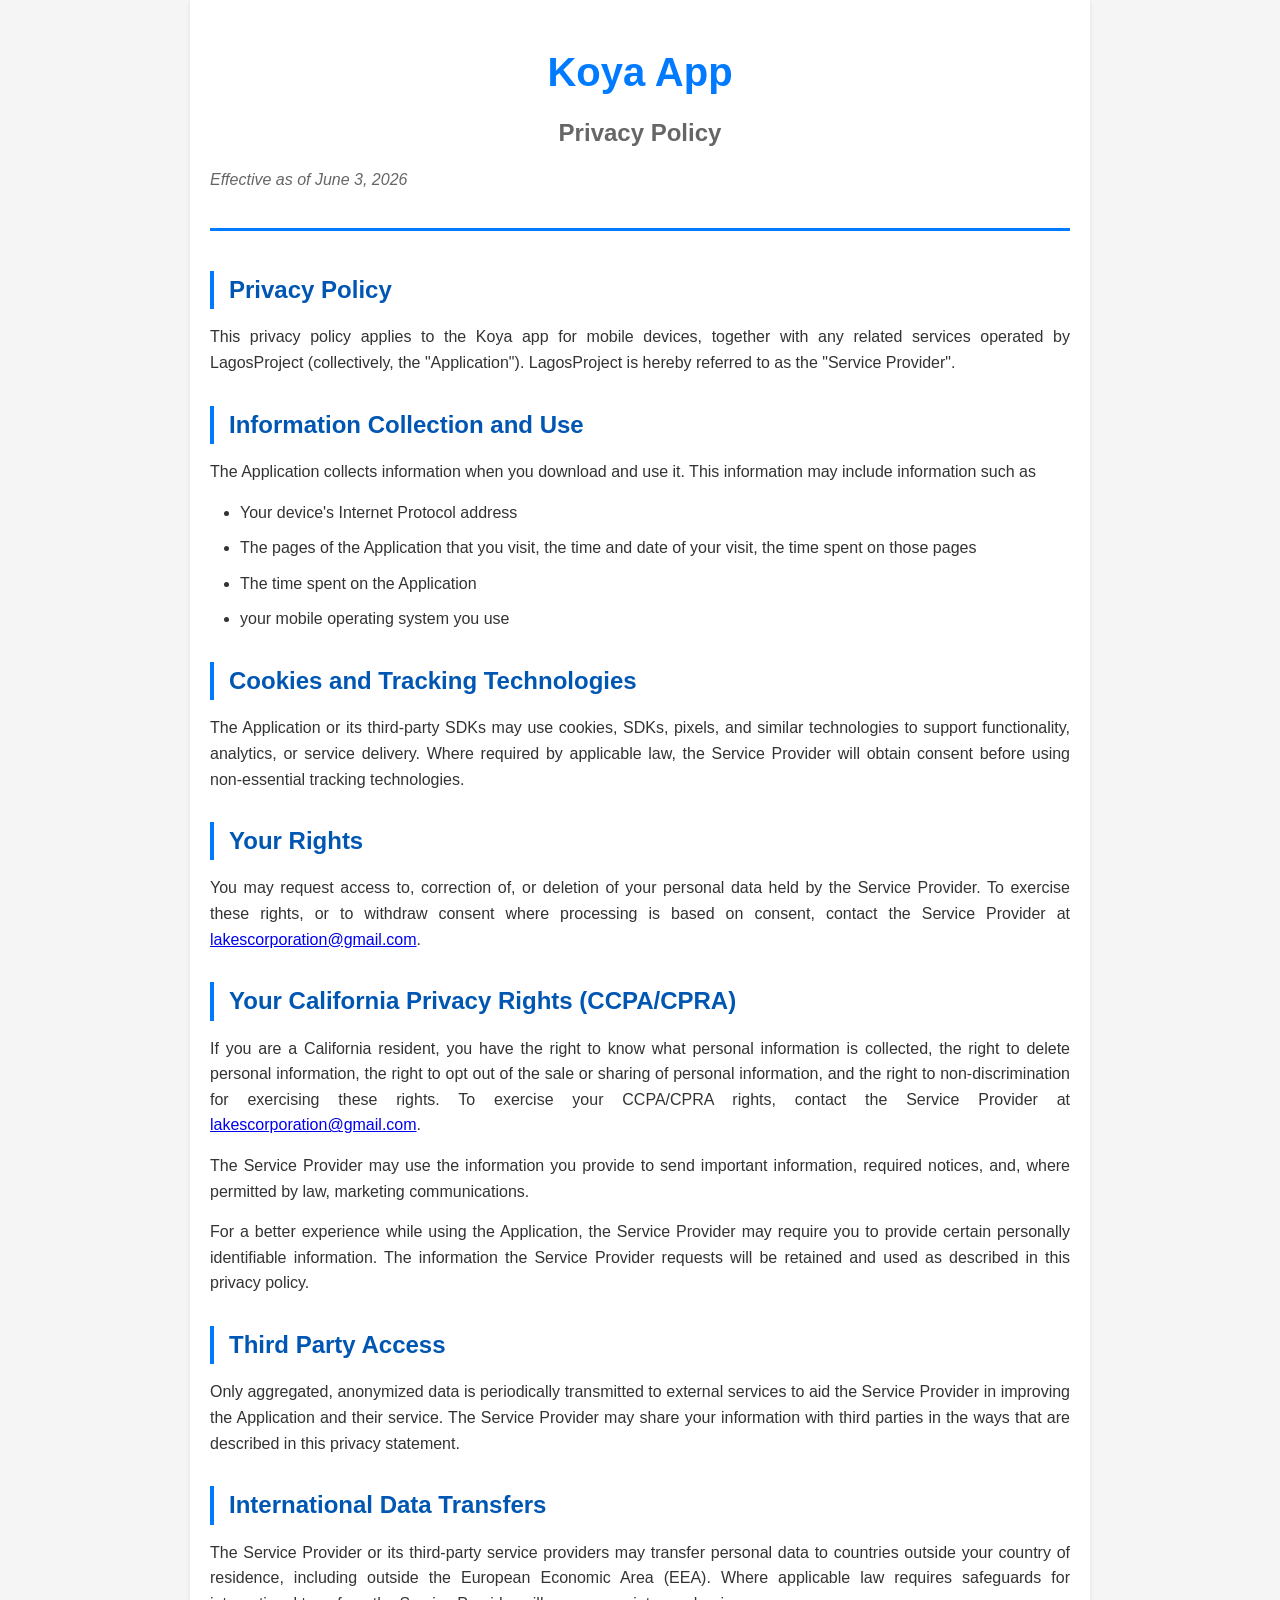
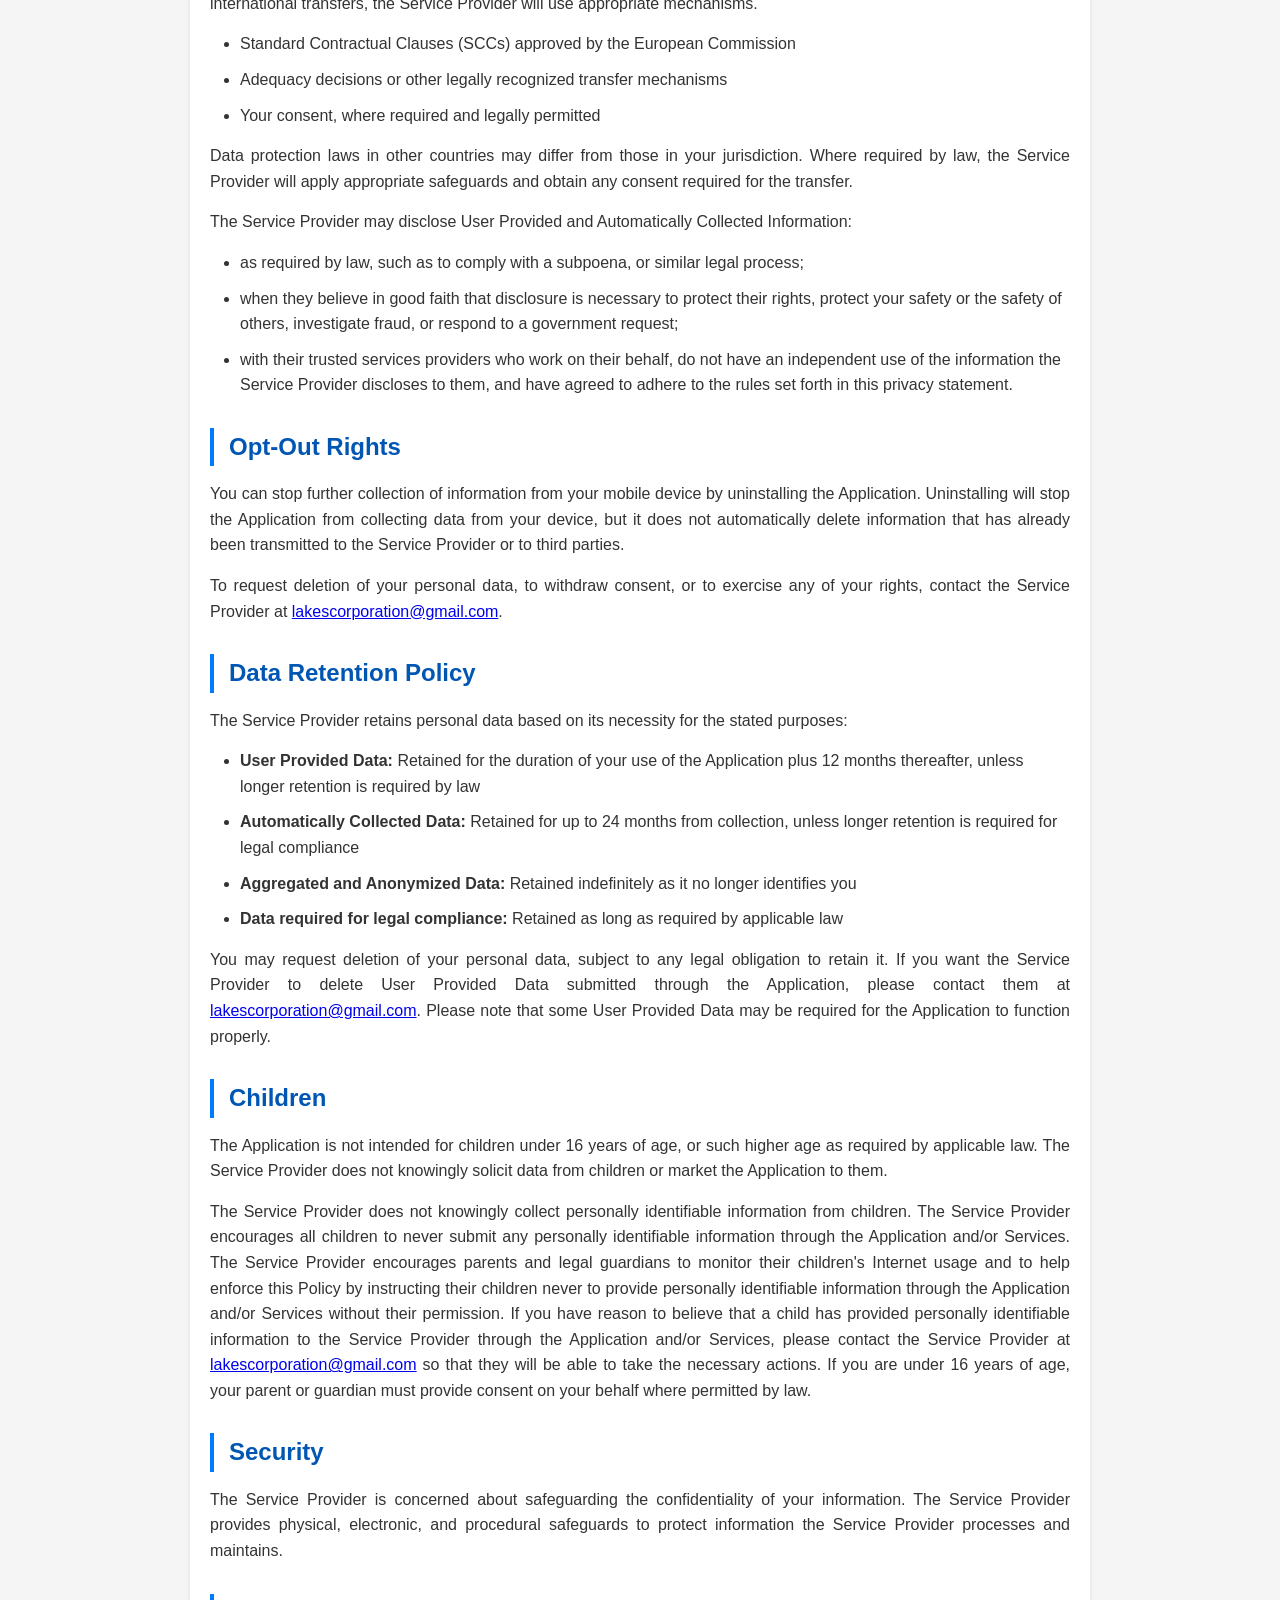
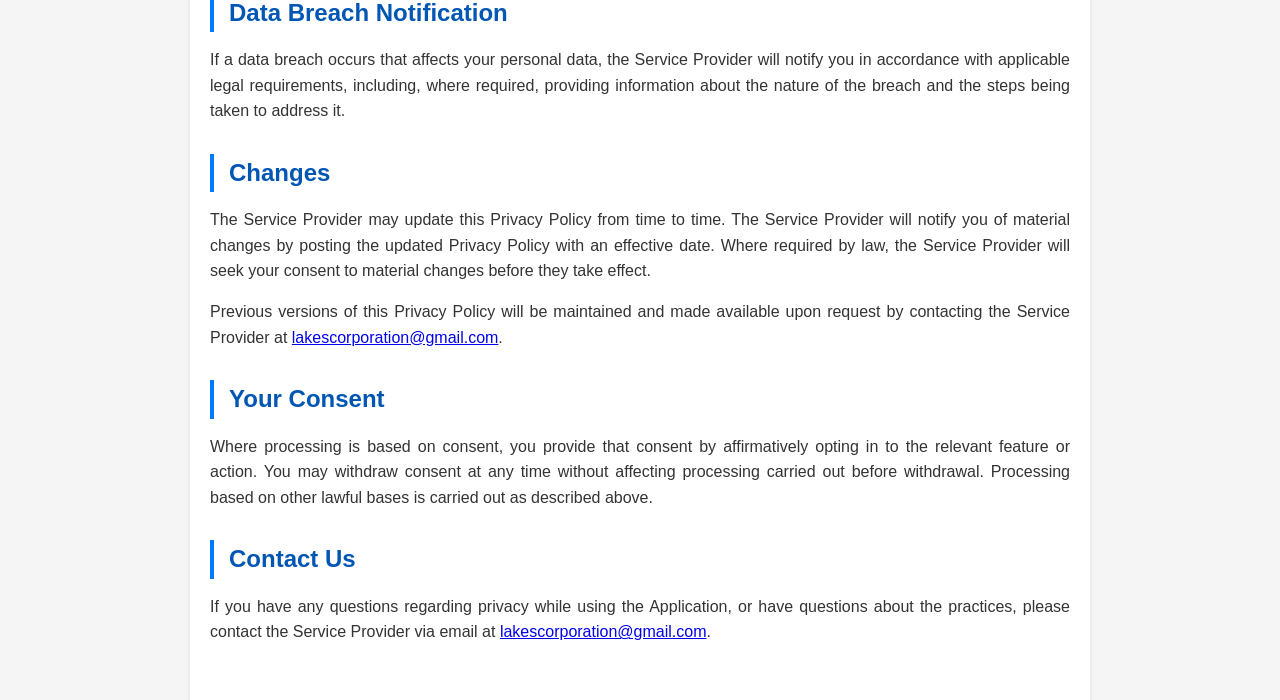
<file: koya-privacy-policy.html>
<!DOCTYPE html>
<html lang="en">
<head>
    <meta charset="UTF-8">
    <meta name="viewport" content="width=device-width, initial-scale=1.0">
    <meta name="description" content="Koya App Privacy Policy">
    <title>Koya App - Privacy Policy</title>
    <style>
        * {
            margin: 0;
            padding: 0;
            box-sizing: border-box;
        }
        
        body {
            font-family: -apple-system, BlinkMacSystemFont, 'Segoe UI', Roboto, 'Helvetica Neue', Arial, sans-serif;
            line-height: 1.6;
            color: #333;
            background-color: #f5f5f5;
        }
        
        .container {
            max-width: 900px;
            margin: 0 auto;
            padding: 40px 20px;
            background-color: white;
            box-shadow: 0 2px 4px rgba(0,0,0,0.1);
        }
        
        header {
            text-align: center;
            margin-bottom: 40px;
            border-bottom: 3px solid #007bff;
            padding-bottom: 20px;
        }
        
        h1 {
            color: #007bff;
            font-size: 2.5em;
            margin-bottom: 10px;
        }
        
        .effective-date {
            color: #666;
            font-style: italic;
        }
        
        h2 {
            color: #0056b3;
            margin-top: 30px;
            margin-bottom: 15px;
            font-size: 1.5em;
            border-left: 4px solid #007bff;
            padding-left: 15px;
        }
        
        p {
            margin-bottom: 15px;
            text-align: justify;
        }
        
        ul {
            margin-left: 30px;
            margin-bottom: 15px;
        }
        
        li {
            margin-bottom: 10px;
        }
        
        .contact-info {
            background-color: #e7f3ff;
            padding: 15px;
            border-radius: 5px;
            margin: 20px 0;
            border-left: 4px solid #007bff;
        }
        
        .contact-info a {
            color: #007bff;
            text-decoration: none;
        }
        
        .contact-info a:hover {
            text-decoration: underline;
        }
        
        hr {
            margin: 30px 0;
            border: none;
            border-top: 2px solid #ddd;
        }
        
        @media (max-width: 768px) {
            .container {
                padding: 20px;
            }
            
            h1 {
                font-size: 1.8em;
            }
            
            h2 {
                font-size: 1.2em;
            }
        }
    </style>
</head>
<body>
    <div class="container">
        <header>
            <h1>Koya App</h1>
            <h2 style="border: none; color: #666; margin-top: 0; padding-left: 0;">Privacy Policy</h2>
            <p class="effective-date">Effective as of June 3, 2026</p>
        </header>

        <main>
            <h2>Privacy Policy</h2>
            <p>This privacy policy applies to the Koya app for mobile devices, together with any related services operated by LagosProject (collectively, the "Application"). LagosProject is hereby referred to as the "Service Provider".</p>

            <h2>Information Collection and Use</h2>
            <p>The Application collects information when you download and use it. This information may include information such as</p>
            <ul>
                <li>Your device's Internet Protocol address</li>
                <li>The pages of the Application that you visit, the time and date of your visit, the time spent on those pages</li>
                <li>The time spent on the Application</li>
                <li>your mobile operating system you use</li>
            </ul>

            <h2>Cookies and Tracking Technologies</h2>
            <p>The Application or its third-party SDKs may use cookies, SDKs, pixels, and similar technologies to support functionality, analytics, or service delivery. Where required by applicable law, the Service Provider will obtain consent before using non-essential tracking technologies.</p>

            <h2>Your Rights</h2>
            <p>You may request access to, correction of, or deletion of your personal data held by the Service Provider. To exercise these rights, or to withdraw consent where processing is based on consent, contact the Service Provider at <a href="mailto:lakescorporation@gmail.com">lakescorporation@gmail.com</a>.</p>

            <h2>Your California Privacy Rights (CCPA/CPRA)</h2>
            <p>If you are a California resident, you have the right to know what personal information is collected, the right to delete personal information, the right to opt out of the sale or sharing of personal information, and the right to non-discrimination for exercising these rights. To exercise your CCPA/CPRA rights, contact the Service Provider at <a href="mailto:lakescorporation@gmail.com">lakescorporation@gmail.com</a>.</p>
            <p>The Service Provider may use the information you provide to send important information, required notices, and, where permitted by law, marketing communications.</p>
            <p>For a better experience while using the Application, the Service Provider may require you to provide certain personally identifiable information. The information the Service Provider requests will be retained and used as described in this privacy policy.</p>

            <h2>Third Party Access</h2>
            <p>Only aggregated, anonymized data is periodically transmitted to external services to aid the Service Provider in improving the Application and their service. The Service Provider may share your information with third parties in the ways that are described in this privacy statement.</p>

            <h2>International Data Transfers</h2>
            <p>The Service Provider or its third-party service providers may transfer personal data to countries outside your country of residence, including outside the European Economic Area (EEA). Where applicable law requires safeguards for international transfers, the Service Provider will use appropriate mechanisms.</p>
            <ul>
                <li>Standard Contractual Clauses (SCCs) approved by the European Commission</li>
                <li>Adequacy decisions or other legally recognized transfer mechanisms</li>
                <li>Your consent, where required and legally permitted</li>
            </ul>
            <p>Data protection laws in other countries may differ from those in your jurisdiction. Where required by law, the Service Provider will apply appropriate safeguards and obtain any consent required for the transfer.</p>
            <p>The Service Provider may disclose User Provided and Automatically Collected Information:</p>
            <ul>
                <li>as required by law, such as to comply with a subpoena, or similar legal process;</li>
                <li>when they believe in good faith that disclosure is necessary to protect their rights, protect your safety or the safety of others, investigate fraud, or respond to a government request;</li>
                <li>with their trusted services providers who work on their behalf, do not have an independent use of the information the Service Provider discloses to them, and have agreed to adhere to the rules set forth in this privacy statement.</li>
            </ul>

            <h2>Opt-Out Rights</h2>
            <p>You can stop further collection of information from your mobile device by uninstalling the Application. Uninstalling will stop the Application from collecting data from your device, but it does not automatically delete information that has already been transmitted to the Service Provider or to third parties.</p>
            <p>To request deletion of your personal data, to withdraw consent, or to exercise any of your rights, contact the Service Provider at <a href="mailto:lakescorporation@gmail.com">lakescorporation@gmail.com</a>.</p>

            <h2>Data Retention Policy</h2>
            <p>The Service Provider retains personal data based on its necessity for the stated purposes:</p>
            <ul>
                <li><strong>User Provided Data:</strong> Retained for the duration of your use of the Application plus 12 months thereafter, unless longer retention is required by law</li>
                <li><strong>Automatically Collected Data:</strong> Retained for up to 24 months from collection, unless longer retention is required for legal compliance</li>
                <li><strong>Aggregated and Anonymized Data:</strong> Retained indefinitely as it no longer identifies you</li>
                <li><strong>Data required for legal compliance:</strong> Retained as long as required by applicable law</li>
            </ul>
            <p>You may request deletion of your personal data, subject to any legal obligation to retain it. If you want the Service Provider to delete User Provided Data submitted through the Application, please contact them at <a href="mailto:lakescorporation@gmail.com">lakescorporation@gmail.com</a>. Please note that some User Provided Data may be required for the Application to function properly.</p>

            <h2>Children</h2>
            <p>The Application is not intended for children under 16 years of age, or such higher age as required by applicable law. The Service Provider does not knowingly solicit data from children or market the Application to them.</p>
            <p>The Service Provider does not knowingly collect personally identifiable information from children. The Service Provider encourages all children to never submit any personally identifiable information through the Application and/or Services. The Service Provider encourages parents and legal guardians to monitor their children's Internet usage and to help enforce this Policy by instructing their children never to provide personally identifiable information through the Application and/or Services without their permission. If you have reason to believe that a child has provided personally identifiable information to the Service Provider through the Application and/or Services, please contact the Service Provider at <a href="mailto:lakescorporation@gmail.com">lakescorporation@gmail.com</a> so that they will be able to take the necessary actions. If you are under 16 years of age, your parent or guardian must provide consent on your behalf where permitted by law.</p>

            <h2>Security</h2>
            <p>The Service Provider is concerned about safeguarding the confidentiality of your information. The Service Provider provides physical, electronic, and procedural safeguards to protect information the Service Provider processes and maintains.</p>

            <h2>Data Breach Notification</h2>
            <p>If a data breach occurs that affects your personal data, the Service Provider will notify you in accordance with applicable legal requirements, including, where required, providing information about the nature of the breach and the steps being taken to address it.</p>

            <h2>Changes</h2>
            <p>The Service Provider may update this Privacy Policy from time to time. The Service Provider will notify you of material changes by posting the updated Privacy Policy with an effective date. Where required by law, the Service Provider will seek your consent to material changes before they take effect.</p>
            <p>Previous versions of this Privacy Policy will be maintained and made available upon request by contacting the Service Provider at <a href="mailto:lakescorporation@gmail.com">lakescorporation@gmail.com</a>.</p>

            <h2>Your Consent</h2>
            <p>Where processing is based on consent, you provide that consent by affirmatively opting in to the relevant feature or action. You may withdraw consent at any time without affecting processing carried out before withdrawal. Processing based on other lawful bases is carried out as described above.</p>

            <h2>Contact Us</h2>
            <p>If you have any questions regarding privacy while using the Application, or have questions about the practices, please contact the Service Provider via email at <a href="mailto:lakescorporation@gmail.com">lakescorporation@gmail.com</a>.</p>
        </main>
    </div>
</body>
</html>
</file>
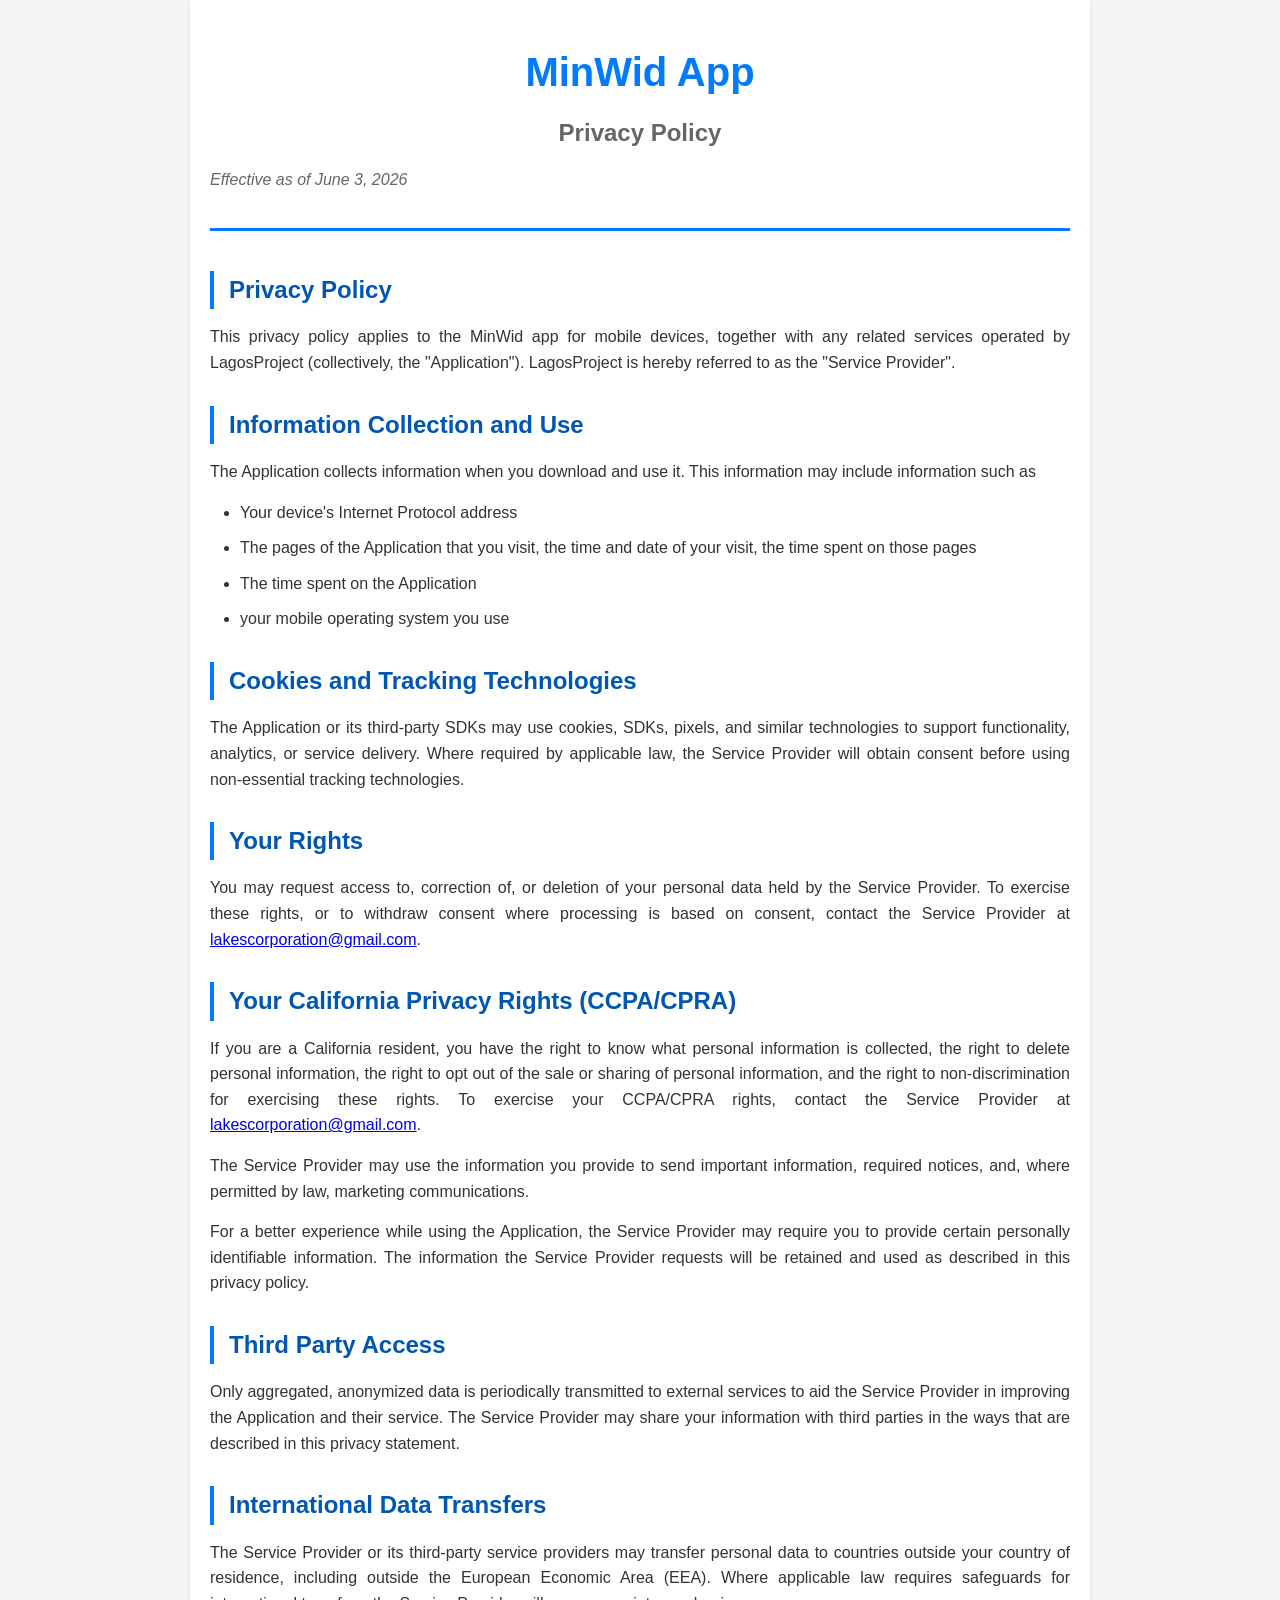
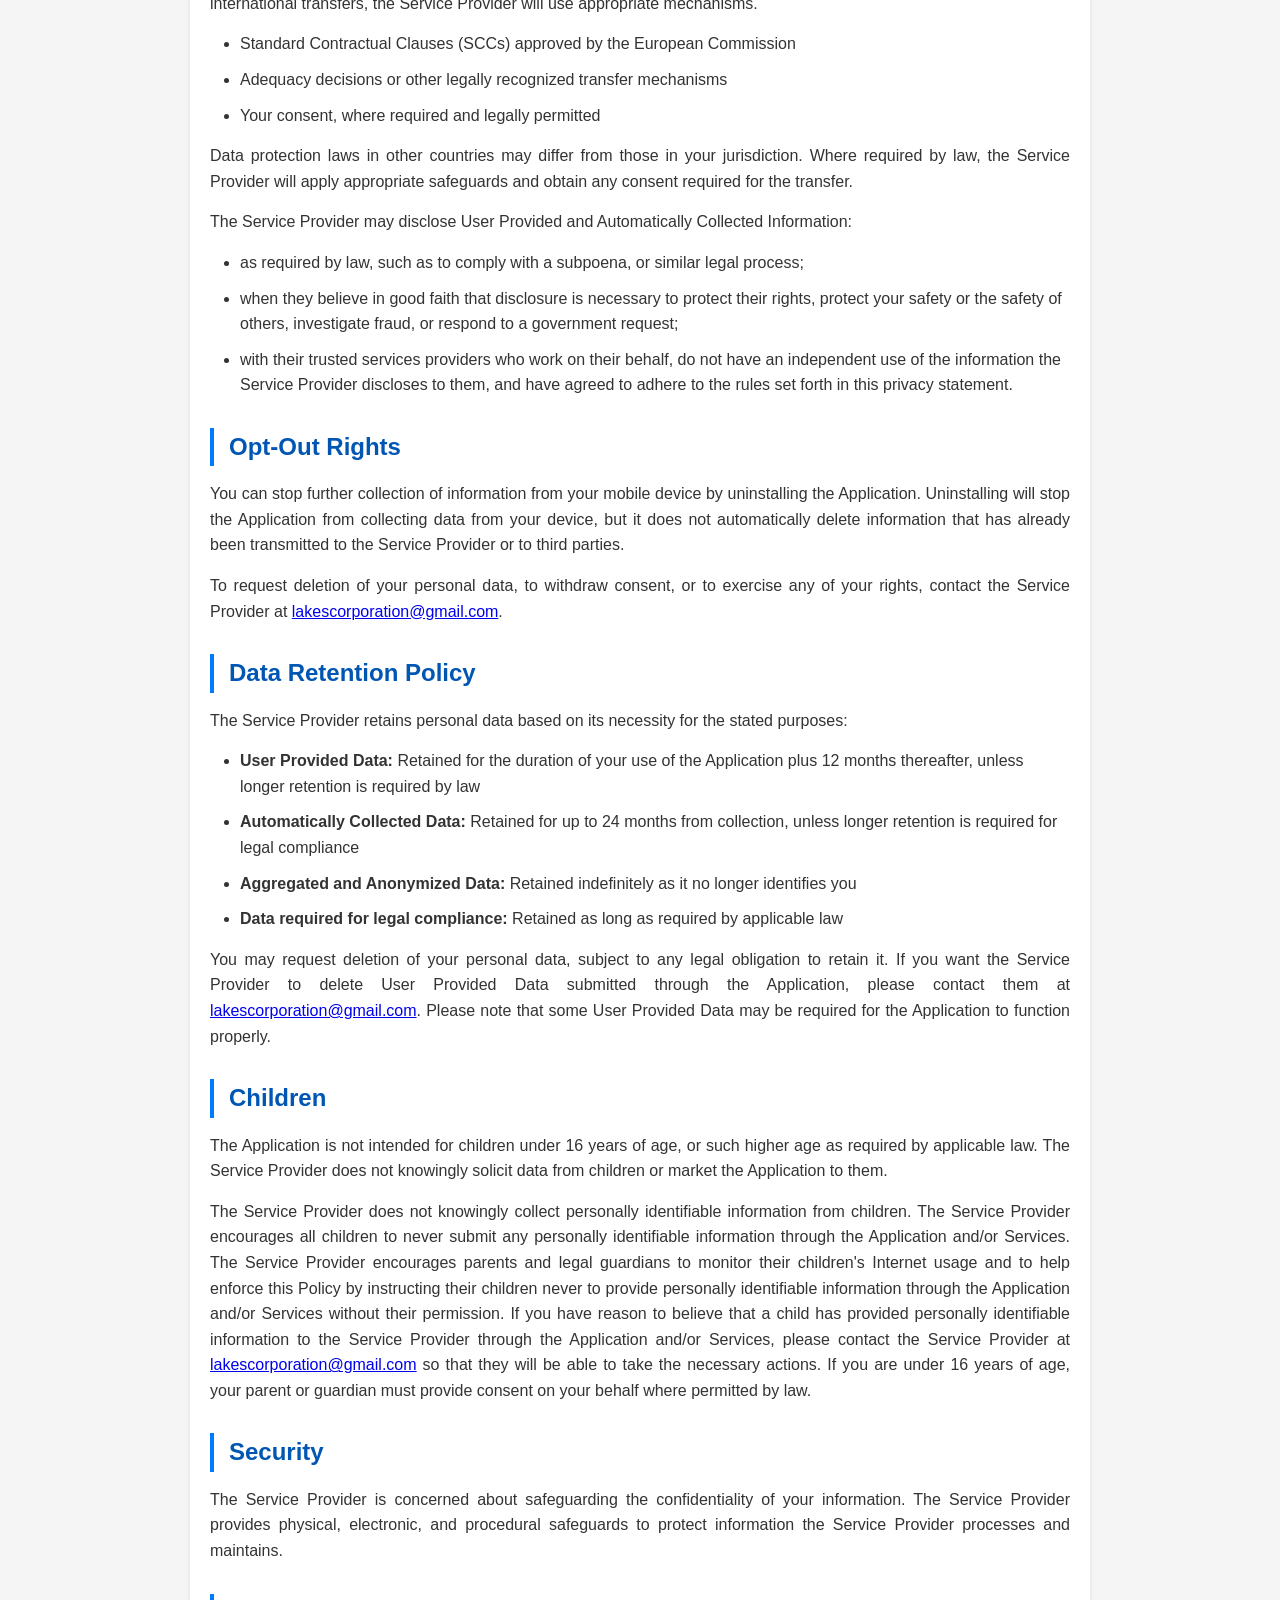
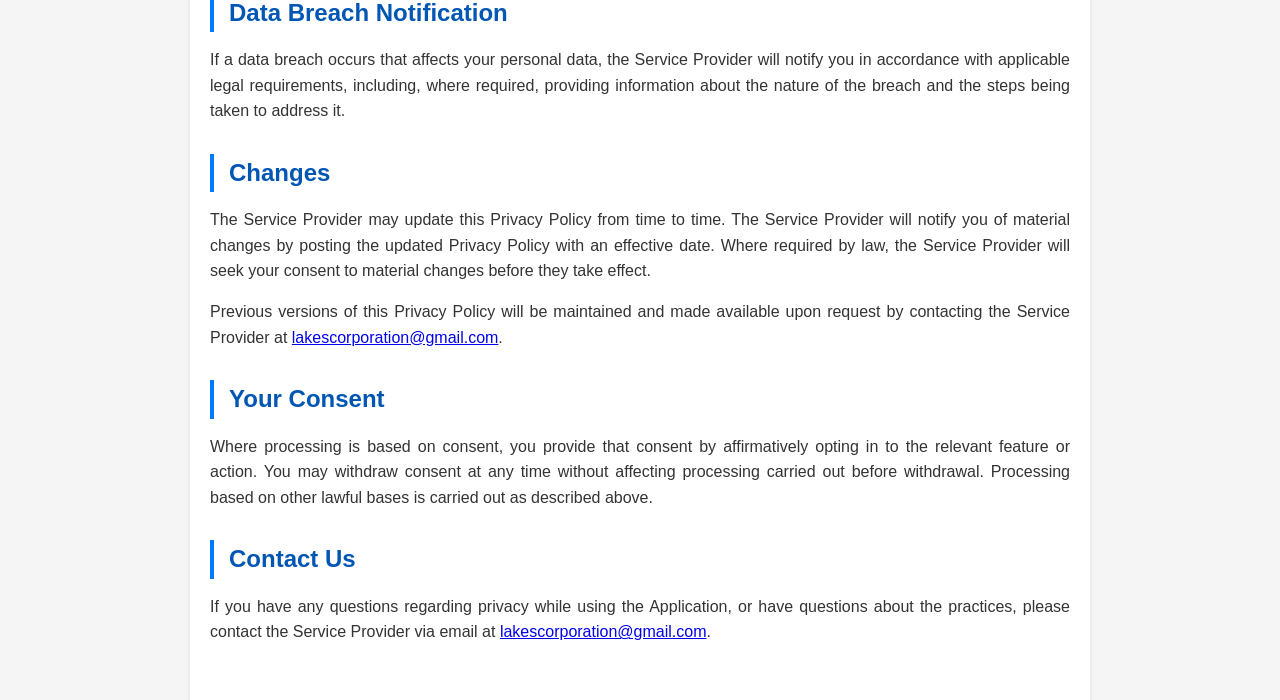
<file: minwid-privacy-policy.html>
<!DOCTYPE html>
<html lang="en">
<head>
    <meta charset="UTF-8">
    <meta name="viewport" content="width=device-width, initial-scale=1.0">
    <meta name="description" content="MinWid App Privacy Policy">
    <title>MinWid App - Privacy Policy</title>
    <style>
        * {
            margin: 0;
            padding: 0;
            box-sizing: border-box;
        }
        
        body {
            font-family: -apple-system, BlinkMacSystemFont, 'Segoe UI', Roboto, 'Helvetica Neue', Arial, sans-serif;
            line-height: 1.6;
            color: #333;
            background-color: #f5f5f5;
        }
        
        .container {
            max-width: 900px;
            margin: 0 auto;
            padding: 40px 20px;
            background-color: white;
            box-shadow: 0 2px 4px rgba(0,0,0,0.1);
        }
        
        header {
            text-align: center;
            margin-bottom: 40px;
            border-bottom: 3px solid #007bff;
            padding-bottom: 20px;
        }
        
        h1 {
            color: #007bff;
            font-size: 2.5em;
            margin-bottom: 10px;
        }
        
        .effective-date {
            color: #666;
            font-style: italic;
        }
        
        h2 {
            color: #0056b3;
            margin-top: 30px;
            margin-bottom: 15px;
            font-size: 1.5em;
            border-left: 4px solid #007bff;
            padding-left: 15px;
        }
        
        p {
            margin-bottom: 15px;
            text-align: justify;
        }
        
        ul {
            margin-left: 30px;
            margin-bottom: 15px;
        }
        
        li {
            margin-bottom: 10px;
        }
        
        .contact-info {
            background-color: #e7f3ff;
            padding: 15px;
            border-radius: 5px;
            margin: 20px 0;
            border-left: 4px solid #007bff;
        }
        
        .contact-info a {
            color: #007bff;
            text-decoration: none;
        }
        
        .contact-info a:hover {
            text-decoration: underline;
        }
        
        hr {
            margin: 30px 0;
            border: none;
            border-top: 2px solid #ddd;
        }
        
        @media (max-width: 768px) {
            .container {
                padding: 20px;
            }
            
            h1 {
                font-size: 1.8em;
            }
            
            h2 {
                font-size: 1.2em;
            }
        }
    </style>
</head>
<body>
    <div class="container">
        <header>
            <h1>MinWid App</h1>
            <h2 style="border: none; color: #666; margin-top: 0; padding-left: 0;">Privacy Policy</h2>
            <p class="effective-date">Effective as of June 3, 2026</p>
        </header>

        <main>
            <h2>Privacy Policy</h2>
            <p>This privacy policy applies to the MinWid app for mobile devices, together with any related services operated by LagosProject (collectively, the "Application"). LagosProject is hereby referred to as the "Service Provider".</p>

            <h2>Information Collection and Use</h2>
            <p>The Application collects information when you download and use it. This information may include information such as</p>
            <ul>
                <li>Your device's Internet Protocol address</li>
                <li>The pages of the Application that you visit, the time and date of your visit, the time spent on those pages</li>
                <li>The time spent on the Application</li>
                <li>your mobile operating system you use</li>
            </ul>

            <h2>Cookies and Tracking Technologies</h2>
            <p>The Application or its third-party SDKs may use cookies, SDKs, pixels, and similar technologies to support functionality, analytics, or service delivery. Where required by applicable law, the Service Provider will obtain consent before using non-essential tracking technologies.</p>

            <h2>Your Rights</h2>
            <p>You may request access to, correction of, or deletion of your personal data held by the Service Provider. To exercise these rights, or to withdraw consent where processing is based on consent, contact the Service Provider at <a href="mailto:lakescorporation@gmail.com">lakescorporation@gmail.com</a>.</p>

            <h2>Your California Privacy Rights (CCPA/CPRA)</h2>
            <p>If you are a California resident, you have the right to know what personal information is collected, the right to delete personal information, the right to opt out of the sale or sharing of personal information, and the right to non-discrimination for exercising these rights. To exercise your CCPA/CPRA rights, contact the Service Provider at <a href="mailto:lakescorporation@gmail.com">lakescorporation@gmail.com</a>.</p>
            <p>The Service Provider may use the information you provide to send important information, required notices, and, where permitted by law, marketing communications.</p>
            <p>For a better experience while using the Application, the Service Provider may require you to provide certain personally identifiable information. The information the Service Provider requests will be retained and used as described in this privacy policy.</p>

            <h2>Third Party Access</h2>
            <p>Only aggregated, anonymized data is periodically transmitted to external services to aid the Service Provider in improving the Application and their service. The Service Provider may share your information with third parties in the ways that are described in this privacy statement.</p>

            <h2>International Data Transfers</h2>
            <p>The Service Provider or its third-party service providers may transfer personal data to countries outside your country of residence, including outside the European Economic Area (EEA). Where applicable law requires safeguards for international transfers, the Service Provider will use appropriate mechanisms.</p>
            <ul>
                <li>Standard Contractual Clauses (SCCs) approved by the European Commission</li>
                <li>Adequacy decisions or other legally recognized transfer mechanisms</li>
                <li>Your consent, where required and legally permitted</li>
            </ul>
            <p>Data protection laws in other countries may differ from those in your jurisdiction. Where required by law, the Service Provider will apply appropriate safeguards and obtain any consent required for the transfer.</p>
            <p>The Service Provider may disclose User Provided and Automatically Collected Information:</p>
            <ul>
                <li>as required by law, such as to comply with a subpoena, or similar legal process;</li>
                <li>when they believe in good faith that disclosure is necessary to protect their rights, protect your safety or the safety of others, investigate fraud, or respond to a government request;</li>
                <li>with their trusted services providers who work on their behalf, do not have an independent use of the information the Service Provider discloses to them, and have agreed to adhere to the rules set forth in this privacy statement.</li>
            </ul>

            <h2>Opt-Out Rights</h2>
            <p>You can stop further collection of information from your mobile device by uninstalling the Application. Uninstalling will stop the Application from collecting data from your device, but it does not automatically delete information that has already been transmitted to the Service Provider or to third parties.</p>
            <p>To request deletion of your personal data, to withdraw consent, or to exercise any of your rights, contact the Service Provider at <a href="mailto:lakescorporation@gmail.com">lakescorporation@gmail.com</a>.</p>

            <h2>Data Retention Policy</h2>
            <p>The Service Provider retains personal data based on its necessity for the stated purposes:</p>
            <ul>
                <li><strong>User Provided Data:</strong> Retained for the duration of your use of the Application plus 12 months thereafter, unless longer retention is required by law</li>
                <li><strong>Automatically Collected Data:</strong> Retained for up to 24 months from collection, unless longer retention is required for legal compliance</li>
                <li><strong>Aggregated and Anonymized Data:</strong> Retained indefinitely as it no longer identifies you</li>
                <li><strong>Data required for legal compliance:</strong> Retained as long as required by applicable law</li>
            </ul>
            <p>You may request deletion of your personal data, subject to any legal obligation to retain it. If you want the Service Provider to delete User Provided Data submitted through the Application, please contact them at <a href="mailto:lakescorporation@gmail.com">lakescorporation@gmail.com</a>. Please note that some User Provided Data may be required for the Application to function properly.</p>

            <h2>Children</h2>
            <p>The Application is not intended for children under 16 years of age, or such higher age as required by applicable law. The Service Provider does not knowingly solicit data from children or market the Application to them.</p>
            <p>The Service Provider does not knowingly collect personally identifiable information from children. The Service Provider encourages all children to never submit any personally identifiable information through the Application and/or Services. The Service Provider encourages parents and legal guardians to monitor their children's Internet usage and to help enforce this Policy by instructing their children never to provide personally identifiable information through the Application and/or Services without their permission. If you have reason to believe that a child has provided personally identifiable information to the Service Provider through the Application and/or Services, please contact the Service Provider at <a href="mailto:lakescorporation@gmail.com">lakescorporation@gmail.com</a> so that they will be able to take the necessary actions. If you are under 16 years of age, your parent or guardian must provide consent on your behalf where permitted by law.</p>

            <h2>Security</h2>
            <p>The Service Provider is concerned about safeguarding the confidentiality of your information. The Service Provider provides physical, electronic, and procedural safeguards to protect information the Service Provider processes and maintains.</p>

            <h2>Data Breach Notification</h2>
            <p>If a data breach occurs that affects your personal data, the Service Provider will notify you in accordance with applicable legal requirements, including, where required, providing information about the nature of the breach and the steps being taken to address it.</p>

            <h2>Changes</h2>
            <p>The Service Provider may update this Privacy Policy from time to time. The Service Provider will notify you of material changes by posting the updated Privacy Policy with an effective date. Where required by law, the Service Provider will seek your consent to material changes before they take effect.</p>
            <p>Previous versions of this Privacy Policy will be maintained and made available upon request by contacting the Service Provider at <a href="mailto:lakescorporation@gmail.com">lakescorporation@gmail.com</a>.</p>

            <h2>Your Consent</h2>
            <p>Where processing is based on consent, you provide that consent by affirmatively opting in to the relevant feature or action. You may withdraw consent at any time without affecting processing carried out before withdrawal. Processing based on other lawful bases is carried out as described above.</p>

            <h2>Contact Us</h2>
            <p>If you have any questions regarding privacy while using the Application, or have questions about the practices, please contact the Service Provider via email at <a href="mailto:lakescorporation@gmail.com">lakescorporation@gmail.com</a>.</p>
        </main>
    </div>
</body>
</html>
</file>
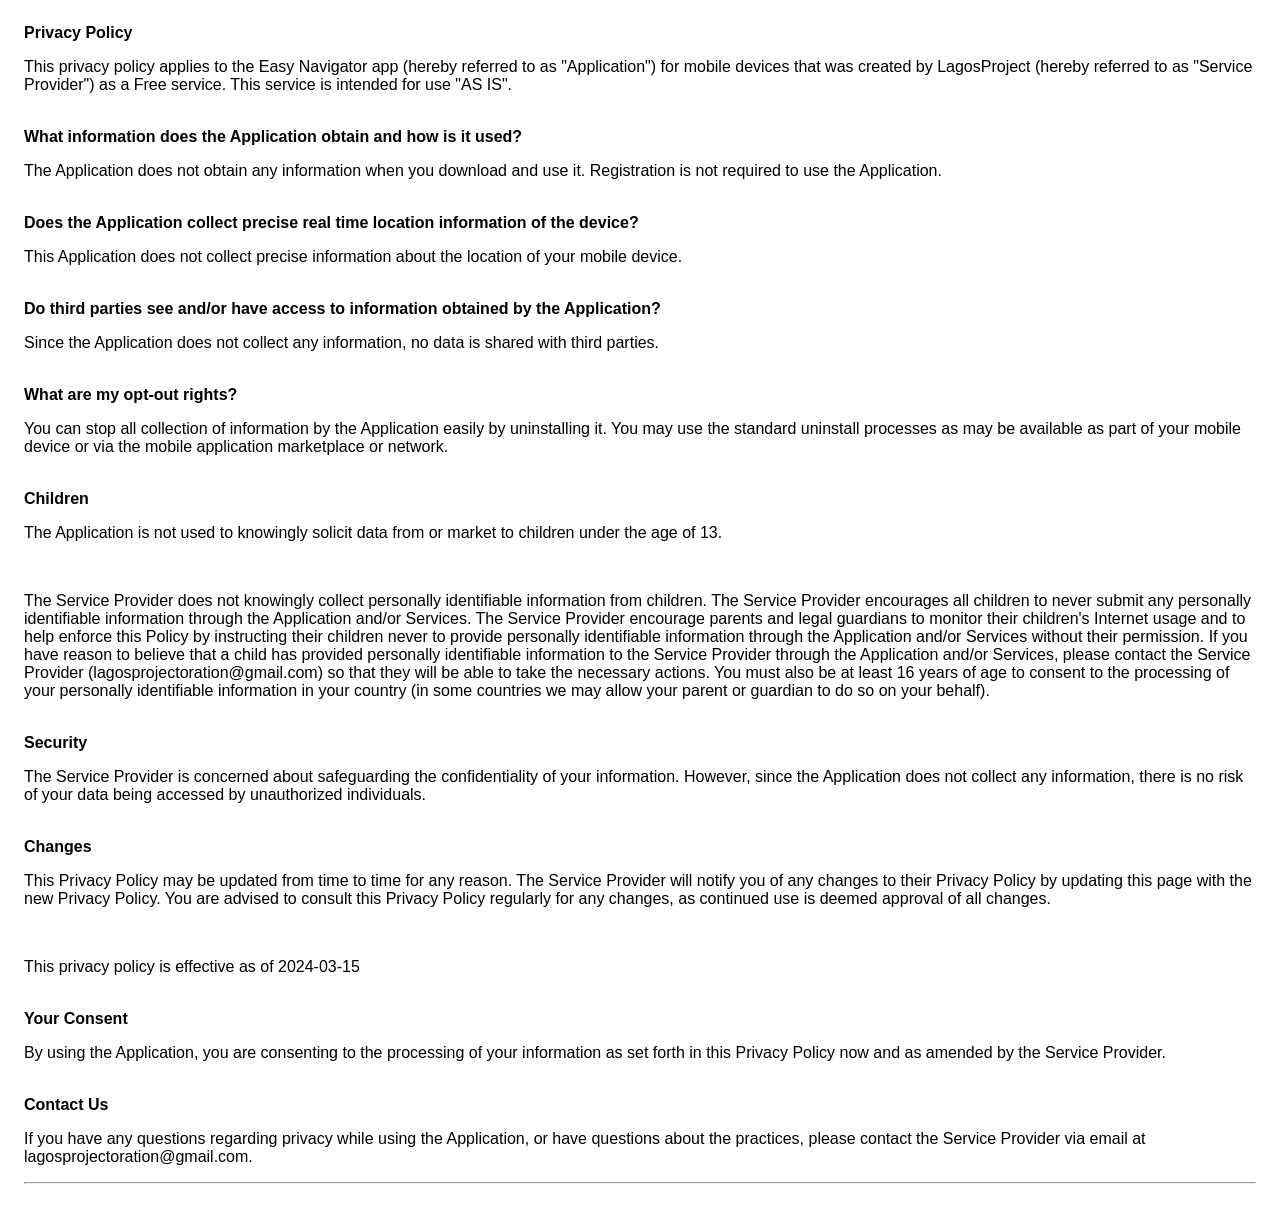
<file: EasyNavigator/privacy-policy.html>
<!DOCTYPE html>
<html>

<head>
  <meta charset='utf-8'>
  <meta name='viewport' content='width=device-width'>
  <title>Privacy Policy</title>
  <style>
    body {
      font-family: 'Helvetica Neue', Helvetica, Arial, sans-serif;
      padding: 1em;
    }
  </style>
</head>

<body>
  <strong>Privacy Policy</strong>
  <p>This privacy policy applies to the Easy Navigator app (hereby referred to as "Application") for mobile devices that was
    created by LagosProject (hereby referred to as "Service Provider") as a Free service. This service is intended for use
    "AS IS".</p><br><strong>What information does the Application obtain and how is it used?</strong>
  <p>The Application does not obtain any information when you download and use it. Registration is not required to use
    the Application.</p><br><strong>Does the Application collect precise real time location information of the
    device?</strong>
  <p>This Application does not collect precise information about the location of your mobile device.</p><br><strong>Do
    third parties see and/or have access to information obtained by the Application?</strong>
  <p>Since the Application does not collect any information, no data is shared with third parties.</p><br><strong>What
    are my opt-out rights?</strong>
  <p>You can stop all collection of information by the Application easily by uninstalling it. You may use the standard
    uninstall processes as may be available as part of your mobile device or via the mobile application marketplace or
    network.</p><br><strong>Children</strong>
  <p>The Application is not used to knowingly solicit data from or market to children under the age of 13.</p><br>
  <p>The Service Provider does not knowingly collect personally identifiable information from children. The Service
    Provider encourages all children to never submit any personally identifiable information through the Application
    and/or Services. The Service Provider encourage parents and legal guardians to monitor their children's Internet
    usage and to help enforce this Policy by instructing their children never to provide personally identifiable
    information through the Application and/or Services without their permission. If you have reason to believe that a
    child has provided personally identifiable information to the Service Provider through the Application and/or
    Services, please contact the Service Provider (lagosprojectoration@gmail.com) so that they will be able to take the
    necessary actions. You must also be at least 16 years of age to consent to the processing of your personally
    identifiable information in your country (in some countries we may allow your parent or guardian to do so on your
    behalf).</p><br><strong>Security</strong>
  <p>The Service Provider is concerned about safeguarding the confidentiality of your information. However, since the
    Application does not collect any information, there is no risk of your data being accessed by unauthorized
    individuals.</p><br><strong>Changes</strong>
  <p>This Privacy Policy may be updated from time to time for any reason. The Service Provider will notify you of any
    changes to their Privacy Policy by updating this page with the new Privacy Policy. You are advised to consult this
    Privacy Policy regularly for any changes, as continued use is deemed approval of all changes.</p><br>
  <p>This privacy policy is effective as of 2024-03-15</p><br><strong>Your Consent</strong>
  <p>By using the Application, you are consenting to the processing of your information as set forth in this Privacy
    Policy now and as amended by the Service Provider.</p><br><strong>Contact Us</strong>
  <p>If you have any questions regarding privacy while using the Application, or have questions about the practices,
    please contact the Service Provider via email at lagosprojectoration@gmail.com.</p>
  <hr>
</body>

</html>
</file>
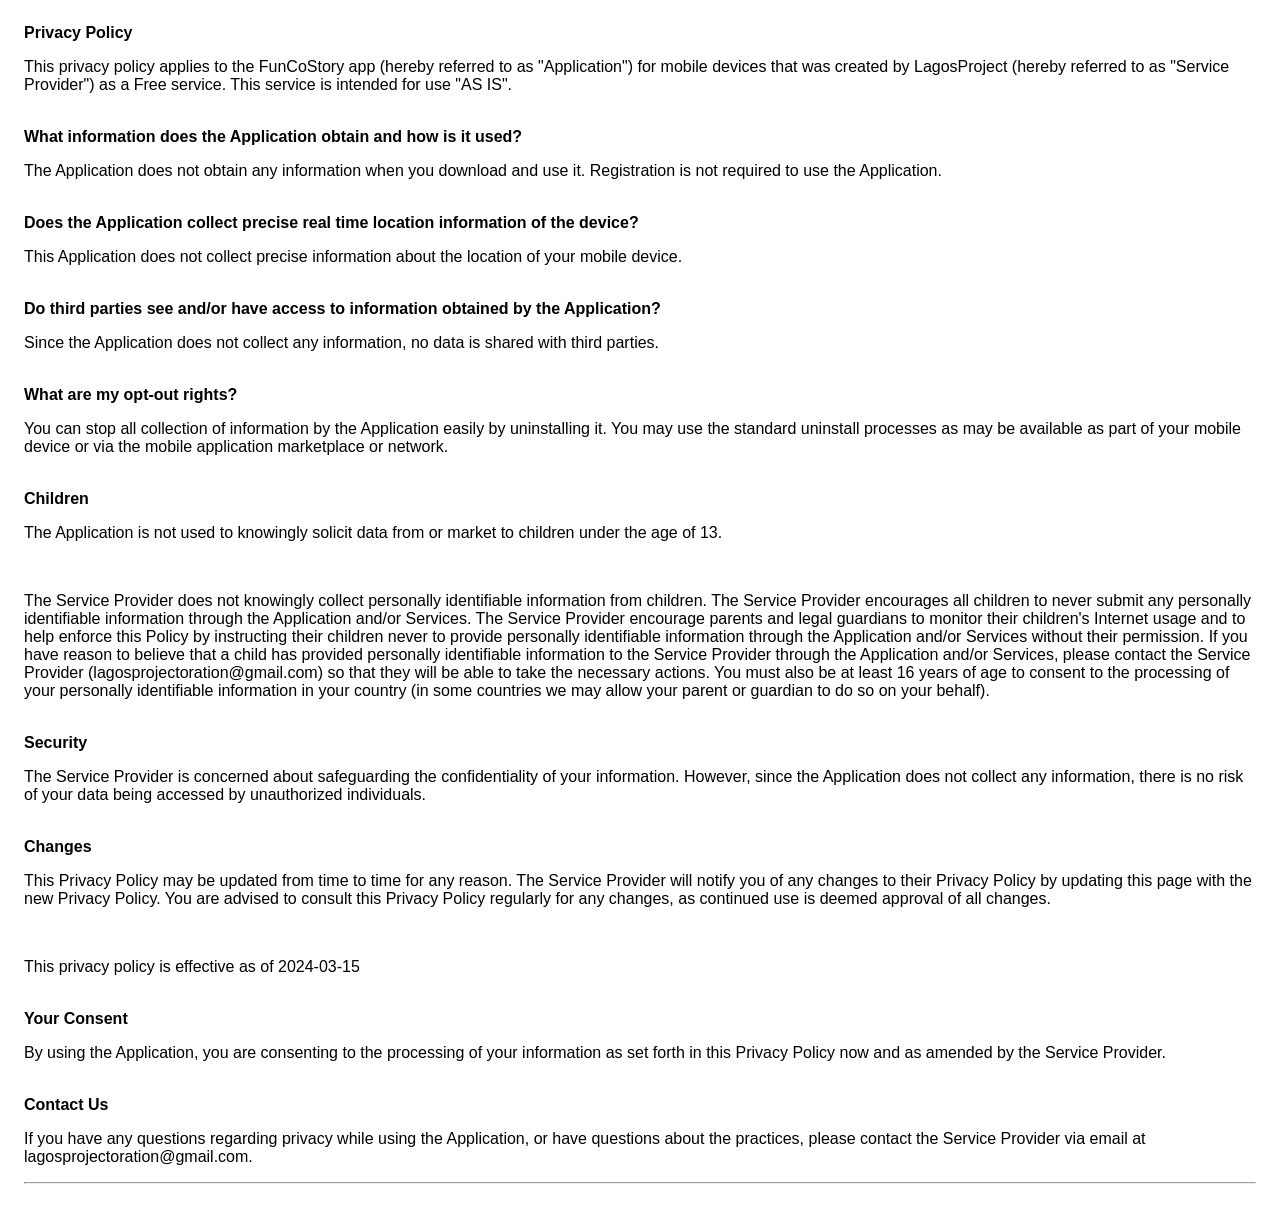
<file: FunCoStory/privacy-policy.html>
<!DOCTYPE html>
<html>

<head>
  <meta charset='utf-8'>
  <meta name='viewport' content='width=device-width'>
  <title>Privacy Policy</title>
  <style>
    body {
      font-family: 'Helvetica Neue', Helvetica, Arial, sans-serif;
      padding: 1em;
    }
  </style>
</head>

<body>
  <strong>Privacy Policy</strong>
  <p>This privacy policy applies to the FunCoStory app (hereby referred to as "Application") for mobile devices that was
    created by LagosProject (hereby referred to as "Service Provider") as a Free service. This service is intended for use
    "AS IS".</p><br><strong>What information does the Application obtain and how is it used?</strong>
  <p>The Application does not obtain any information when you download and use it. Registration is not required to use
    the Application.</p><br><strong>Does the Application collect precise real time location information of the
    device?</strong>
  <p>This Application does not collect precise information about the location of your mobile device.</p><br><strong>Do
    third parties see and/or have access to information obtained by the Application?</strong>
  <p>Since the Application does not collect any information, no data is shared with third parties.</p><br><strong>What
    are my opt-out rights?</strong>
  <p>You can stop all collection of information by the Application easily by uninstalling it. You may use the standard
    uninstall processes as may be available as part of your mobile device or via the mobile application marketplace or
    network.</p><br><strong>Children</strong>
  <p>The Application is not used to knowingly solicit data from or market to children under the age of 13.</p><br>
  <p>The Service Provider does not knowingly collect personally identifiable information from children. The Service
    Provider encourages all children to never submit any personally identifiable information through the Application
    and/or Services. The Service Provider encourage parents and legal guardians to monitor their children's Internet
    usage and to help enforce this Policy by instructing their children never to provide personally identifiable
    information through the Application and/or Services without their permission. If you have reason to believe that a
    child has provided personally identifiable information to the Service Provider through the Application and/or
    Services, please contact the Service Provider (lagosprojectoration@gmail.com) so that they will be able to take the
    necessary actions. You must also be at least 16 years of age to consent to the processing of your personally
    identifiable information in your country (in some countries we may allow your parent or guardian to do so on your
    behalf).</p><br><strong>Security</strong>
  <p>The Service Provider is concerned about safeguarding the confidentiality of your information. However, since the
    Application does not collect any information, there is no risk of your data being accessed by unauthorized
    individuals.</p><br><strong>Changes</strong>
  <p>This Privacy Policy may be updated from time to time for any reason. The Service Provider will notify you of any
    changes to their Privacy Policy by updating this page with the new Privacy Policy. You are advised to consult this
    Privacy Policy regularly for any changes, as continued use is deemed approval of all changes.</p><br>
  <p>This privacy policy is effective as of 2024-03-15</p><br><strong>Your Consent</strong>
  <p>By using the Application, you are consenting to the processing of your information as set forth in this Privacy
    Policy now and as amended by the Service Provider.</p><br><strong>Contact Us</strong>
  <p>If you have any questions regarding privacy while using the Application, or have questions about the practices,
    please contact the Service Provider via email at lagosprojectoration@gmail.com.</p>
  <hr>
</body>

</html>
</file>
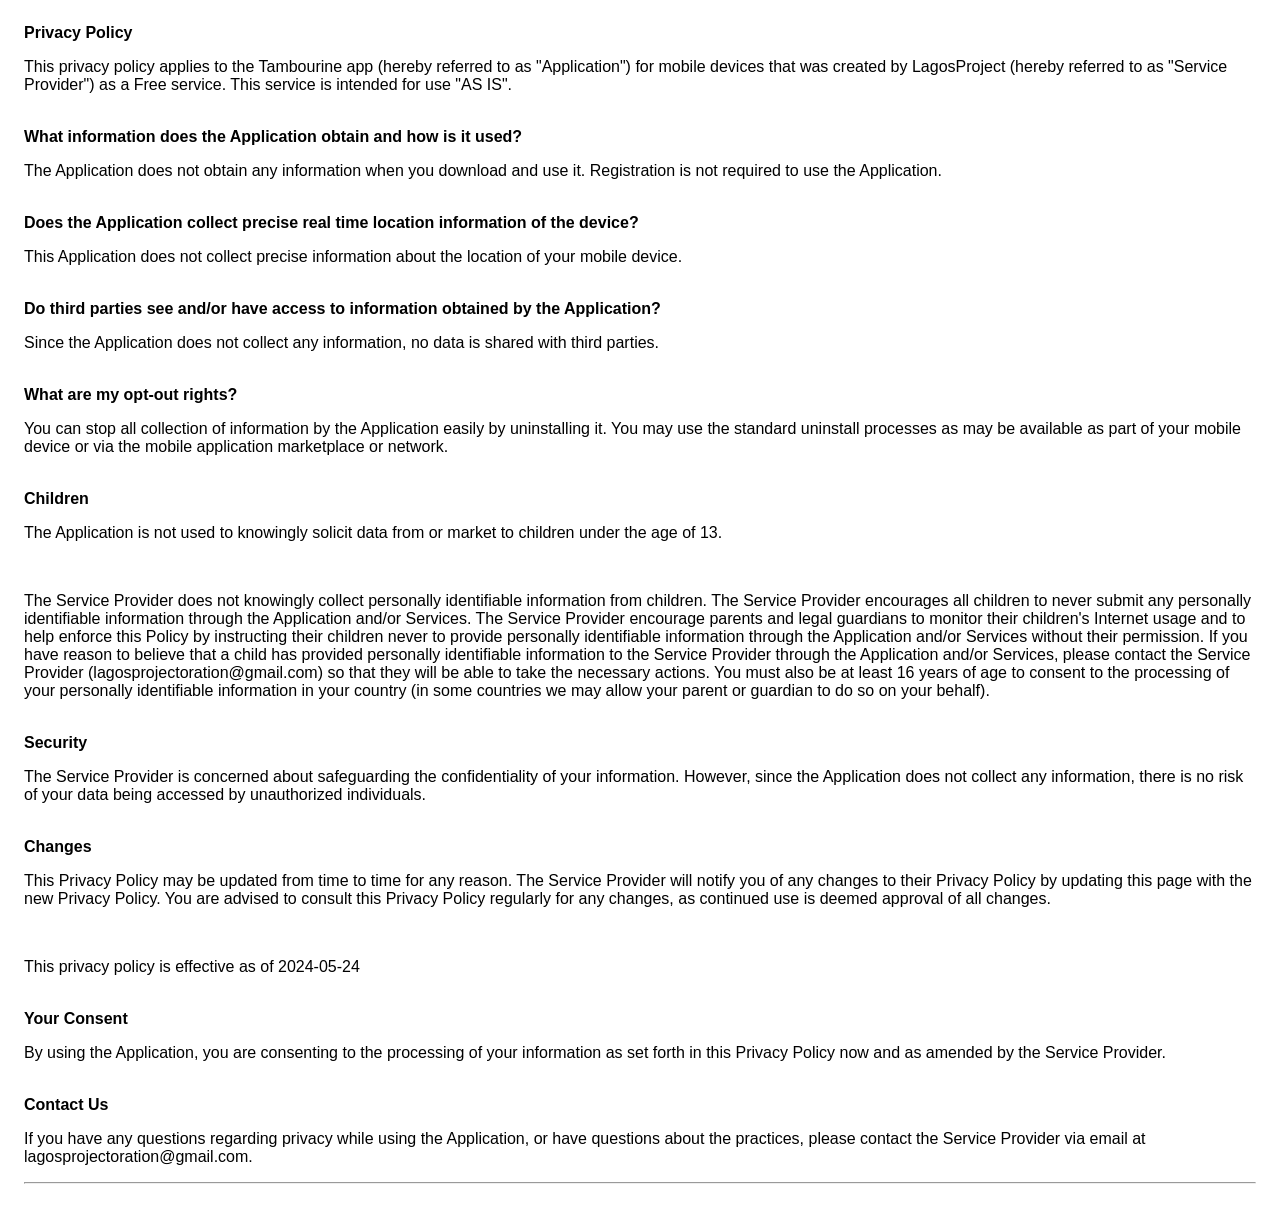
<file: HardTyles/privacy-policy.html>
<!DOCTYPE html>
<html>

<head>
    <meta charset='utf-8'>
    <meta name='viewport' content='width=device-width'>
    <title>Privacy Policy</title>
    <style>
        body {
            font-family: 'Helvetica Neue', Helvetica, Arial, sans-serif;
            padding: 1em;
        }
    </style>
</head>

<body>
    <strong>Privacy Policy</strong>
    <p>This privacy policy applies to the Tambourine app (hereby referred to as "Application") for mobile devices that
        was created by LagosProject (hereby referred to as "Service Provider") as a Free service. This service is intended
        for use "AS IS".</p><br><strong>What information does the Application obtain and how is it used?</strong>
    <p>The Application does not obtain any information when you download and use it. Registration is not required to use
        the Application.</p><br><strong>Does the Application collect precise real time location information of the
        device?</strong>
    <p>This Application does not collect precise information about the location of your mobile device.</p><br><strong>Do
        third parties see and/or have access to information obtained by the Application?</strong>
    <p>Since the Application does not collect any information, no data is shared with third parties.</p><br><strong>What
        are my opt-out rights?</strong>
    <p>You can stop all collection of information by the Application easily by uninstalling it. You may use the standard
        uninstall processes as may be available as part of your mobile device or via the mobile application marketplace
        or network.</p><br><strong>Children</strong>
    <p>The Application is not used to knowingly solicit data from or market to children under the age of 13.</p><br>
    <p>The Service Provider does not knowingly collect personally identifiable information from children. The Service
        Provider encourages all children to never submit any personally identifiable information through the Application
        and/or Services. The Service Provider encourage parents and legal guardians to monitor their children's Internet
        usage and to help enforce this Policy by instructing their children never to provide personally identifiable
        information through the Application and/or Services without their permission. If you have reason to believe that
        a child has provided personally identifiable information to the Service Provider through the Application and/or
        Services, please contact the Service Provider (lagosprojectoration@gmail.com) so that they will be able to take the
        necessary actions. You must also be at least 16 years of age to consent to the processing of your personally
        identifiable information in your country (in some countries we may allow your parent or guardian to do so on
        your behalf).</p><br><strong>Security</strong>
    <p>The Service Provider is concerned about safeguarding the confidentiality of your information. However, since the
        Application does not collect any information, there is no risk of your data being accessed by unauthorized
        individuals.</p><br><strong>Changes</strong>
    <p>This Privacy Policy may be updated from time to time for any reason. The Service Provider will notify you of any
        changes to their Privacy Policy by updating this page with the new Privacy Policy. You are advised to consult
        this Privacy Policy regularly for any changes, as continued use is deemed approval of all changes.</p><br>
    <p>This privacy policy is effective as of 2024-05-24</p><br><strong>Your Consent</strong>
    <p>By using the Application, you are consenting to the processing of your information as set forth in this Privacy
        Policy now and as amended by the Service Provider.</p><br><strong>Contact Us</strong>
    <p>If you have any questions regarding privacy while using the Application, or have questions about the practices,
        please contact the Service Provider via email at lagosprojectoration@gmail.com.</p>
    <hr>
</body>

</html>
</file>
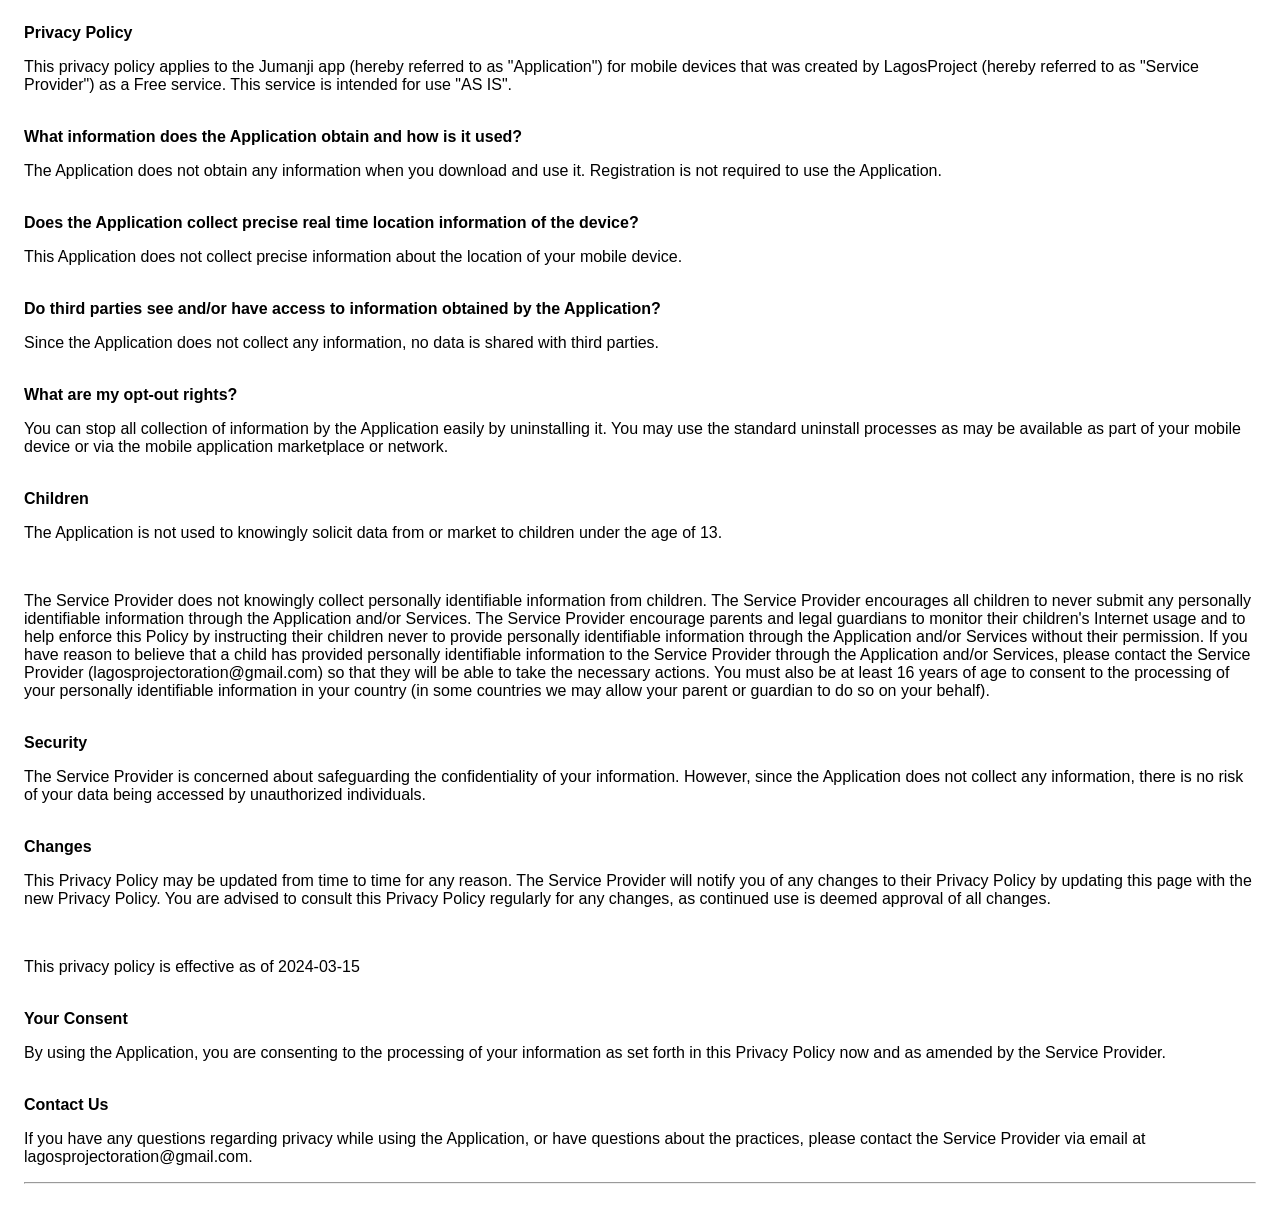
<file: Jumanji/privacy-policy.html>
<!DOCTYPE html>
<html>

<head>
  <meta charset='utf-8'>
  <meta name='viewport' content='width=device-width'>
  <title>Privacy Policy</title>
  <style>
    body {
      font-family: 'Helvetica Neue', Helvetica, Arial, sans-serif;
      padding: 1em;
    }
  </style>
</head>

<body>
  <strong>Privacy Policy</strong>
  <p>This privacy policy applies to the Jumanji app (hereby referred to as "Application") for mobile devices that was
    created by LagosProject (hereby referred to as "Service Provider") as a Free service. This service is intended for use
    "AS IS".</p><br><strong>What information does the Application obtain and how is it used?</strong>
  <p>The Application does not obtain any information when you download and use it. Registration is not required to use
    the Application.</p><br><strong>Does the Application collect precise real time location information of the
    device?</strong>
  <p>This Application does not collect precise information about the location of your mobile device.</p><br><strong>Do
    third parties see and/or have access to information obtained by the Application?</strong>
  <p>Since the Application does not collect any information, no data is shared with third parties.</p><br><strong>What
    are my opt-out rights?</strong>
  <p>You can stop all collection of information by the Application easily by uninstalling it. You may use the standard
    uninstall processes as may be available as part of your mobile device or via the mobile application marketplace or
    network.</p><br><strong>Children</strong>
  <p>The Application is not used to knowingly solicit data from or market to children under the age of 13.</p><br>
  <p>The Service Provider does not knowingly collect personally identifiable information from children. The Service
    Provider encourages all children to never submit any personally identifiable information through the Application
    and/or Services. The Service Provider encourage parents and legal guardians to monitor their children's Internet
    usage and to help enforce this Policy by instructing their children never to provide personally identifiable
    information through the Application and/or Services without their permission. If you have reason to believe that a
    child has provided personally identifiable information to the Service Provider through the Application and/or
    Services, please contact the Service Provider (lagosprojectoration@gmail.com) so that they will be able to take the
    necessary actions. You must also be at least 16 years of age to consent to the processing of your personally
    identifiable information in your country (in some countries we may allow your parent or guardian to do so on your
    behalf).</p><br><strong>Security</strong>
  <p>The Service Provider is concerned about safeguarding the confidentiality of your information. However, since the
    Application does not collect any information, there is no risk of your data being accessed by unauthorized
    individuals.</p><br><strong>Changes</strong>
  <p>This Privacy Policy may be updated from time to time for any reason. The Service Provider will notify you of any
    changes to their Privacy Policy by updating this page with the new Privacy Policy. You are advised to consult this
    Privacy Policy regularly for any changes, as continued use is deemed approval of all changes.</p><br>
  <p>This privacy policy is effective as of 2024-03-15</p><br><strong>Your Consent</strong>
  <p>By using the Application, you are consenting to the processing of your information as set forth in this Privacy
    Policy now and as amended by the Service Provider.</p><br><strong>Contact Us</strong>
  <p>If you have any questions regarding privacy while using the Application, or have questions about the practices,
    please contact the Service Provider via email at lagosprojectoration@gmail.com.</p>
  <hr>
</body>

</html>
</file>
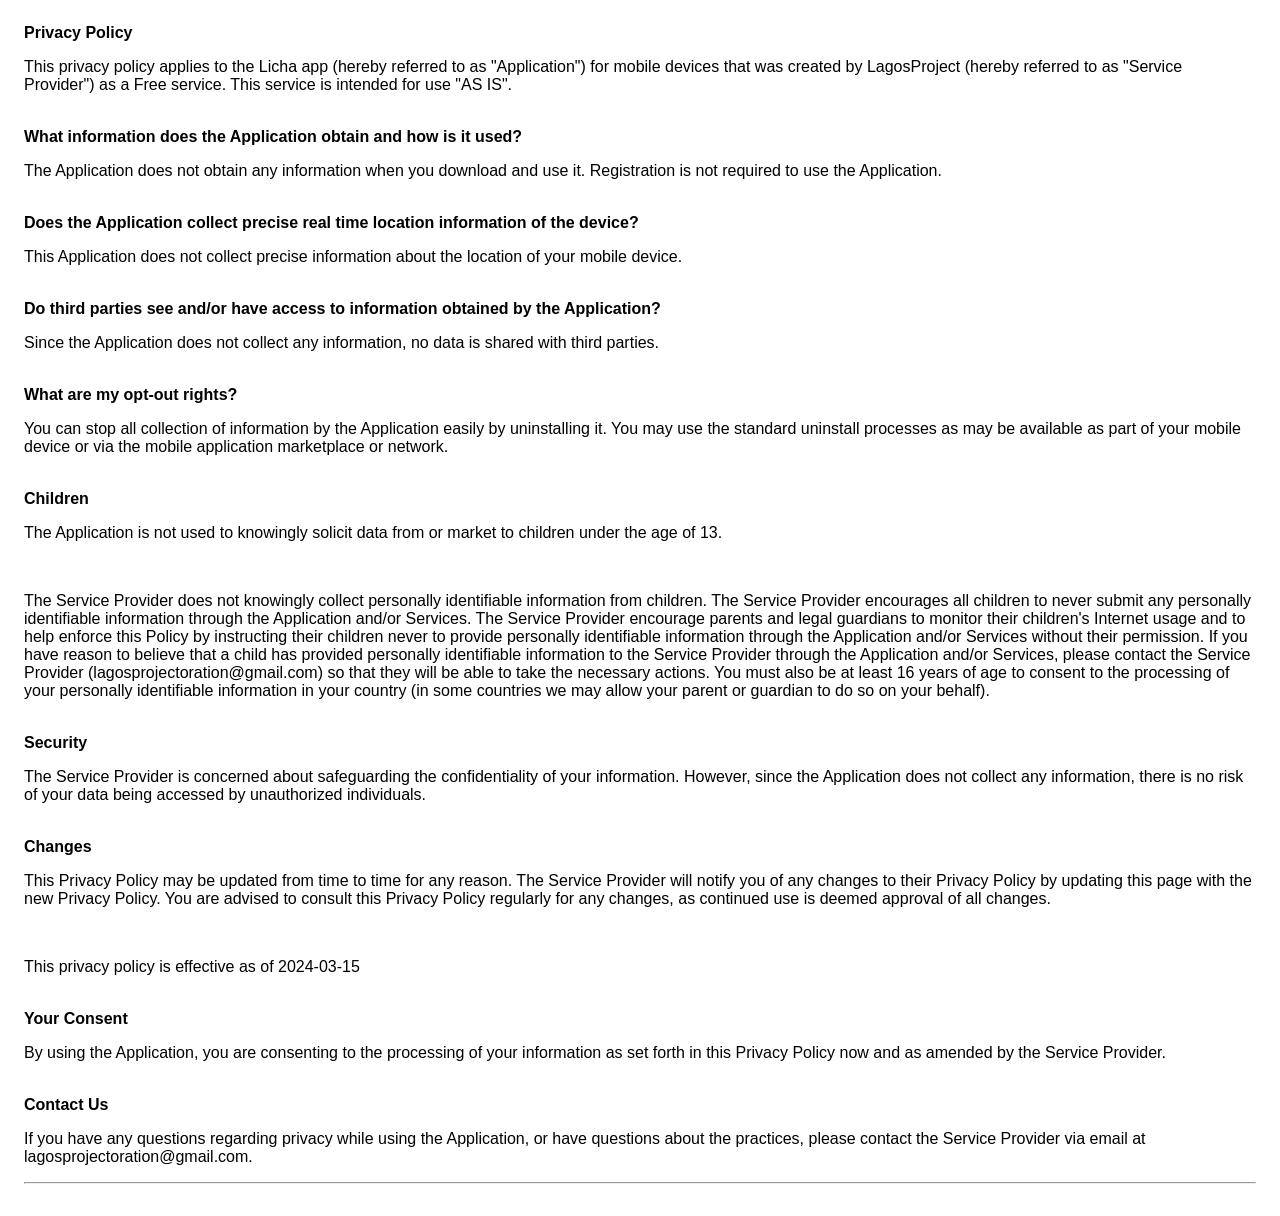
<file: Licha/privacy-policy.html>
<!DOCTYPE html>
<html>

<head>
  <meta charset='utf-8'>
  <meta name='viewport' content='width=device-width'>
  <title>Privacy Policy</title>
  <style>
    body {
      font-family: 'Helvetica Neue', Helvetica, Arial, sans-serif;
      padding: 1em;
    }
  </style>
</head>

<body>
  <strong>Privacy Policy</strong>
  <p>This privacy policy applies to the Licha app (hereby referred to as "Application") for mobile devices that was
    created by LagosProject (hereby referred to as "Service Provider") as a Free service. This service is intended for use
    "AS IS".</p><br><strong>What information does the Application obtain and how is it used?</strong>
  <p>The Application does not obtain any information when you download and use it. Registration is not required to use
    the Application.</p><br><strong>Does the Application collect precise real time location information of the
    device?</strong>
  <p>This Application does not collect precise information about the location of your mobile device.</p><br><strong>Do
    third parties see and/or have access to information obtained by the Application?</strong>
  <p>Since the Application does not collect any information, no data is shared with third parties.</p><br><strong>What
    are my opt-out rights?</strong>
  <p>You can stop all collection of information by the Application easily by uninstalling it. You may use the standard
    uninstall processes as may be available as part of your mobile device or via the mobile application marketplace or
    network.</p><br><strong>Children</strong>
  <p>The Application is not used to knowingly solicit data from or market to children under the age of 13.</p><br>
  <p>The Service Provider does not knowingly collect personally identifiable information from children. The Service
    Provider encourages all children to never submit any personally identifiable information through the Application
    and/or Services. The Service Provider encourage parents and legal guardians to monitor their children's Internet
    usage and to help enforce this Policy by instructing their children never to provide personally identifiable
    information through the Application and/or Services without their permission. If you have reason to believe that a
    child has provided personally identifiable information to the Service Provider through the Application and/or
    Services, please contact the Service Provider (lagosprojectoration@gmail.com) so that they will be able to take the
    necessary actions. You must also be at least 16 years of age to consent to the processing of your personally
    identifiable information in your country (in some countries we may allow your parent or guardian to do so on your
    behalf).</p><br><strong>Security</strong>
  <p>The Service Provider is concerned about safeguarding the confidentiality of your information. However, since the
    Application does not collect any information, there is no risk of your data being accessed by unauthorized
    individuals.</p><br><strong>Changes</strong>
  <p>This Privacy Policy may be updated from time to time for any reason. The Service Provider will notify you of any
    changes to their Privacy Policy by updating this page with the new Privacy Policy. You are advised to consult this
    Privacy Policy regularly for any changes, as continued use is deemed approval of all changes.</p><br>
  <p>This privacy policy is effective as of 2024-03-15</p><br><strong>Your Consent</strong>
  <p>By using the Application, you are consenting to the processing of your information as set forth in this Privacy
    Policy now and as amended by the Service Provider.</p><br><strong>Contact Us</strong>
  <p>If you have any questions regarding privacy while using the Application, or have questions about the practices,
    please contact the Service Provider via email at lagosprojectoration@gmail.com.</p>
  <hr>
</body>

</html>
</file>
<file: index.css>
/* CSS Reset (inlined to prevent render-blocking HTTP roundtrips) */
html, body, div, span, applet, object, iframe,
h1, h2, h3, h4, h5, h6, p, blockquote, pre,
a, abbr, acronym, address, big, cite, code,
del, dfn, em, img, ins, kbd, q, s, samp,
small, strike, strong, sub, sup, tt, var,
b, u, i, center,
dl, dt, dd, ol, ul, li,
fieldset, form, label, legend,
table, caption, tbody, tfoot, thead, tr, th, td,
article, aside, canvas, details, embed, 
figure, figcaption, footer, header, hgroup, 
menu, nav, output, ruby, section, summary,
time, mark, audio, video {
  margin: 0;
  padding: 0;
  border: 0;
  font-size: 100%;
  font: inherit;
  vertical-align: baseline;
}
article, aside, details, figcaption, figure, 
footer, header, hgroup, menu, nav, section {
  display: block;
}
ol, ul {
  list-style: none;
}
blockquote, q {
  quotes: none;
}
blockquote:before, blockquote:after,
q:before, q:after {
  content: '';
  content: none;
}
table {
  border-collapse: collapse;
  border-spacing: 0;
}

:root {
  /* Color Palette */
  --bg-dark: #08090c;
  --bg-card: rgba(255, 255, 255, 0.02);
  --bg-card-hover: rgba(255, 255, 255, 0.04);
  --border-card: rgba(255, 255, 255, 0.08);
  --border-card-hover: rgba(255, 255, 255, 0.15);
  
  --text-primary: #ffffff;
  --text-secondary: #9ea4b0;
  --text-muted: #64748b;
  
  /* Brand accents */
  --accent-blue: #00a3ff;
  --accent-blue-gradient: linear-gradient(135deg, #00a3ff, #6366f1);
  --accent-white-gradient: linear-gradient(135deg, #ffffff 30%, #e2e8f0 100%);
  
  --accent-red: #ff3366;
  --accent-red-gradient: linear-gradient(135deg, #ff3366, #e11d48);
  
  --accent-green: #10b981;
  --accent-green-gradient: linear-gradient(135deg, #10b981, #059669);
  
  --accent-yellow: #f59e0b;
  --accent-yellow-gradient: linear-gradient(135deg, #f59e0b, #d97706);
  
  --font-sans: 'Inter', -apple-system, BlinkMacSystemFont, 'Segoe UI', Roboto, sans-serif;
  --font-mono: 'Fira Code', 'Consolas', monospace;
  --font-heading: 'Montserrat', sans-serif;
  
  --max-width: 1200px;
}

/* Global Styles */
* {
  box-sizing: border-box;
}

html {
  scroll-behavior: smooth;
}

body {
  background-color: var(--bg-dark);
  background-image: 
    radial-gradient(circle at 10% 20%, rgba(99, 102, 241, 0.04) 0%, transparent 50%),
    radial-gradient(circle at 90% 80%, rgba(0, 163, 255, 0.04) 0%, transparent 50%),
    linear-gradient(rgba(255, 255, 255, 0.005) 1px, transparent 1px),
    linear-gradient(90deg, rgba(255, 255, 255, 0.005) 1px, transparent 1px);
  background-size: 100% 100%, 100% 100%, 40px 40px, 40px 40px;
  color: var(--text-primary);
  font-family: var(--font-sans);
  line-height: 1.6;
  overflow-x: hidden;
  -webkit-font-smoothing: antialiased;
}

#background-canvas {
  position: fixed;
  top: 0;
  left: 0;
  width: 100%;
  height: 100%;
  z-index: -1;
  pointer-events: none;
}

a {
  color: inherit;
  text-decoration: none;
}

/* Typography Helpers */
h1, h2, h3, h4 {
  font-family: var(--font-heading);
  font-weight: 700;
}

/* Custom Scrollbar */
::-webkit-scrollbar {
  width: 10px;
}
::-webkit-scrollbar-track {
  background: var(--bg-dark);
}
::-webkit-scrollbar-thumb {
  background: rgba(255, 255, 255, 0.1);
  border-radius: 5px;
}
::-webkit-scrollbar-thumb:hover {
  background: rgba(255, 255, 255, 0.2);
}

/* Base Layout */
.container {
  max-width: var(--max-width);
  margin: 0 auto;
  padding: 0 2rem;
}

/* Header & Nav */
.header {
  position: fixed;
  top: 0;
  left: 0;
  width: 100%;
  z-index: 1000;
  backdrop-filter: blur(12px) saturate(180%);
  -webkit-backdrop-filter: blur(12px) saturate(180%);
  background-color: rgba(8, 9, 12, 0.75);
  border-bottom: 1px solid var(--border-card);
}

.header-container {
  display: flex;
  justify-content: space-between;
  align-items: center;
  height: 80px;
}

.logo {
  display: flex;
  align-items: center;
  gap: 12px;
  cursor: pointer;
}

.logo-img {
  width: 32px;
  height: 32px;
  object-fit: contain;
}

.logo-text {
  font-family: var(--font-heading);
  font-size: 1.5rem;
  font-weight: 800;
  background: var(--accent-white-gradient);
  -webkit-background-clip: text;
  background-clip: text;
  -webkit-text-fill-color: transparent;
  letter-spacing: -0.5px;
}

.nav-links {
  display: flex;
  gap: 1.25rem;
}

.nav-link {
  display: flex;
  align-items: center;
  gap: 8px;
  padding: 8px 16px;
  border-radius: 8px;
  font-size: 0.95rem;
  font-weight: 500;
  color: var(--text-secondary);
  border: 1px solid transparent;
  transition: all 0.2s ease;
}

.nav-link:hover {
  color: var(--text-primary);
  background: rgba(255, 255, 255, 0.05);
  border-color: var(--border-card);
}

.nav-link svg {
  width: 18px;
  height: 18px;
  fill: currentColor;
}

/* Hero Section */
.hero {
  padding-top: 180px;
  padding-bottom: 40px;
  text-align: center;
  display: flex;
  flex-direction: column;
  align-items: center;
  gap: 2.5rem;
}

.hero-title {
  font-size: 4.5rem;
  font-weight: 800;
  letter-spacing: -2px;
  margin: 0;
  background: var(--accent-white-gradient);
  -webkit-background-clip: text;
  background-clip: text;
  -webkit-text-fill-color: transparent;
  animation: heroPulse 6s ease-in-out infinite alternate;
}

.hero-title-container {
  perspective: 1000px;
  width: 100%;
  display: flex;
  justify-content: center;
  align-items: center;
  height: 180px;
  overflow: visible;
}

.hero-title-3d {
  font-family: var(--font-heading);
  font-size: clamp(2.5rem, 6.5vw, 5.2rem);
  font-weight: 800;
  letter-spacing: -2px;
  margin: 0;
  transform-style: preserve-3d;
  display: inline-block;
  user-select: none;
  color: var(--text-primary);
  transition: transform 0.15s cubic-bezier(0.25, 1, 0.5, 1);
}

/* Terminal Window Component */
.terminal-window {
  background: rgba(10, 11, 14, 0.85);
  border: 1px solid var(--border-card);
  border-radius: 16px;
  box-shadow: 0 30px 60px -15px rgba(0, 0, 0, 0.6);
  max-width: 720px;
  width: 100%;
  overflow: hidden;
  text-align: left;
  transition: transform 0.3s ease, box-shadow 0.3s ease;
}

.terminal-window:hover {
  transform: translateY(-4px);
  box-shadow: 0 35px 70px -10px rgba(0, 163, 255, 0.1);
  border-color: rgba(0, 163, 255, 0.2);
}

.terminal-header {
  background: rgba(255, 255, 255, 0.03);
  border-bottom: 1px solid var(--border-card);
  padding: 12px 18px;
  display: flex;
  align-items: center;
  justify-content: space-between;
}

.terminal-dots {
  display: flex;
  gap: 8px;
}

.terminal-dot {
  width: 12px;
  height: 12px;
  border-radius: 50%;
}

.terminal-dot.red { background: #ff5f56; }
.terminal-dot.yellow { background: #ffbd2e; }
.terminal-dot.green { background: #27c93f; }

.terminal-title {
  font-family: var(--font-mono);
  font-size: 0.8rem;
  color: var(--text-muted);
}

.terminal-body {
  padding: 24px 30px;
  font-family: var(--font-mono);
  font-size: 1.1rem;
  font-weight: 400;
  color: #fff;
  line-height: 1.6;
  text-align: left;
  min-height: 100px;
  display: flex;
  align-items: center;
  flex-wrap: wrap;
  position: relative;
}

.terminal-prompt {
  color: var(--accent-green);
  font-weight: 600;
  margin-right: 8px;
  user-select: none;
}

#typewriter::after {
  content: ' ';
  display: inline-block;
  width: 8px;
  height: 1.2em;
  background: var(--accent-blue);
  vertical-align: middle;
  margin-left: 6px;
  animation: blink 1s step-end infinite;
}

/* Sections Grid Layout */
.section {
  padding: 80px 0;
  border-bottom: 1px solid rgba(255, 255, 255, 0.05);
}

.section-grid {
  display: grid;
  grid-template-columns: 1fr 1fr;
  gap: 4rem;
  align-items: center;
}

.section-info {
  display: flex;
  flex-direction: column;
  gap: 1.5rem;
}

.section-title {
  font-size: 2.25rem;
  line-height: 1.2;
  letter-spacing: -0.5px;
}

.section-subtitle {
  font-family: var(--font-heading);
  font-size: 1.25rem;
  font-weight: 700;
  margin-top: 1rem;
  color: var(--text-primary);
}

.section-text {
  font-size: 1.1rem;
  color: var(--text-secondary);
  line-height: 1.7;
}

.section-text strong {
  color: var(--text-primary);
}

.section-text a {
  color: var(--text-primary);
  text-decoration: underline;
  font-weight: 500;
}

.section-text a:hover {
  color: var(--accent-blue);
}

/* Three Pillars Layout */
.pillars-section {
  padding: 60px 0 80px 0;
  border-bottom: 1px solid rgba(255, 255, 255, 0.05);
  text-align: center;
}

.pillars-grid {
  display: grid;
  grid-template-columns: repeat(3, 1fr);
  gap: 2rem;
  margin-top: 3rem;
  text-align: left;
}

.pillar-card {
  background: var(--bg-card);
  border: 1px solid var(--border-card);
  border-radius: 20px;
  padding: 32px;
  transition: all 0.3s cubic-bezier(0.4, 0, 0.2, 1);
  display: flex;
  flex-direction: column;
  gap: 1.25rem;
  height: 100%;
}

.pillar-card:hover {
  background: var(--bg-card-hover);
  transform: translateY(-8px);
}

.pillar-card.pillar-a:hover {
  border-color: rgba(0, 163, 255, 0.3);
  box-shadow: 0 20px 40px rgba(0, 163, 255, 0.08);
}

.pillar-card.pillar-b:hover {
  border-color: rgba(16, 185, 129, 0.3);
  box-shadow: 0 20px 40px rgba(16, 185, 129, 0.08);
}

.pillar-card.pillar-c:hover {
  border-color: rgba(255, 51, 102, 0.3);
  box-shadow: 0 20px 40px rgba(255, 51, 102, 0.08);
}

.pillar-icon {
  font-size: 2.5rem;
  line-height: 1;
}

.pillar-title {
  font-size: 1.35rem;
  font-weight: 700;
  margin: 0;
  color: var(--text-primary);
}

.pillar-desc {
  font-size: 0.95rem;
  color: var(--text-secondary);
  line-height: 1.6;
  flex-grow: 1;
}

.pillar-action {
  font-size: 0.9rem;
  font-weight: 600;
  display: flex;
  align-items: center;
  gap: 6px;
  transition: transform 0.2s ease;
}

.pillar-card:hover .pillar-action {
  transform: translateX(4px);
}

.pillar-card.pillar-a .pillar-action { color: var(--accent-blue); }
.pillar-card.pillar-b .pillar-action { color: var(--accent-green); }
.pillar-card.pillar-c .pillar-action { color: var(--accent-red); }

/* Interactive Cards and Mockups */
.card-wrapper {
  display: flex;
  justify-content: center;
  align-items: center;
  position: relative;
  width: 100%;
}

.glass-card {
  background: var(--bg-card);
  border: 1px solid var(--border-card);
  border-radius: 24px;
  padding: 32px;
  box-shadow: 0 20px 40px rgba(0, 0, 0, 0.3);
  transition: all 0.3s cubic-bezier(0.4, 0, 0.2, 1);
  display: flex;
  flex-direction: column;
  justify-content: center;
  align-items: center;
  width: 100%;
  overflow: hidden;
}

.glass-card:hover {
  background: var(--bg-card-hover);
  border-color: var(--border-card-hover);
  transform: translateY(-4px);
}

/* Floating avatar animation */
.thinking-face-img {
  width: 100%;
  max-width: 220px;
  height: auto;
  object-fit: contain;
  animation: float 4s ease-in-out infinite;
}

/* Modern Buttons */
.btn {
  display: inline-flex;
  align-items: center;
  justify-content: center;
  gap: 12px;
  padding: 14px 28px;
  border-radius: 50px;
  font-size: 1.05rem;
  font-weight: 600;
  transition: all 0.3s cubic-bezier(0.4, 0, 0.2, 1);
  border: 1px solid transparent;
  cursor: pointer;
  width: fit-content;
}

.btn-blue {
  background: var(--accent-blue-gradient);
  color: #fff;
  border-color: rgba(255, 255, 255, 0.1);
  box-shadow: 0 10px 25px -5px rgba(0, 163, 255, 0.4);
}

.btn-blue:hover {
  transform: translateY(-2px);
  box-shadow: 0 15px 30px -5px rgba(0, 163, 255, 0.6);
}

.btn-red {
  background: var(--accent-red-gradient);
  color: #fff;
  border-color: rgba(255, 255, 255, 0.1);
  box-shadow: 0 10px 25px -5px rgba(255, 51, 102, 0.4);
}

.btn-red:hover {
  transform: translateY(-2px);
  box-shadow: 0 15px 30px -5px rgba(255, 51, 102, 0.6);
}

.btn-green {
  background: var(--accent-green-gradient);
  color: #fff;
  border-color: rgba(255, 255, 255, 0.1);
  box-shadow: 0 10px 25px -5px rgba(16, 185, 129, 0.4);
}

.btn-green:hover {
  transform: translateY(-2px);
  box-shadow: 0 15px 30px -5px rgba(16, 185, 129, 0.6);
}

.btn-yellow {
  background: var(--accent-yellow-gradient);
  color: #fff;
  border-color: rgba(255, 255, 255, 0.1);
  box-shadow: 0 10px 25px -5px rgba(245, 158, 11, 0.4);
}

.btn-yellow:hover {
  transform: translateY(-2px);
  box-shadow: 0 15px 30px -5px rgba(245, 158, 11, 0.6);
}

.btn svg {
  width: 20px;
  height: 20px;
  fill: currentColor;
}

/* VS Code Editor Component */
.code-editor {
  width: 100%;
  max-width: 580px;
  background: #1e1e2e; /* Catppuccin Mocha */
  border-radius: 12px;
  border: 1px solid rgba(255, 255, 255, 0.08);
  box-shadow: 0 20px 45px rgba(0, 0, 0, 0.5);
  overflow: hidden;
  display: flex;
  flex-direction: column;
}

.editor-header {
  background: #181825;
  padding: 0 16px;
  height: 40px;
  display: flex;
  align-items: center;
  justify-content: space-between;
  border-bottom: 1px solid rgba(255, 255, 255, 0.05);
}

.editor-controls {
  display: flex;
  gap: 6px;
}

.editor-control {
  width: 10px;
  height: 10px;
  border-radius: 50%;
  background: #313244;
}

.editor-tab {
  background: #1e1e2e;
  height: 40px;
  padding: 0 16px;
  display: flex;
  align-items: center;
  gap: 8px;
  font-family: var(--font-mono);
  font-size: 0.8rem;
  color: #cdd6f4;
  border-top: 1px solid var(--accent-blue);
  border-right: 1px solid rgba(255, 255, 255, 0.05);
}

.editor-body {
  display: flex;
  padding: 20px 0;
  font-family: var(--font-mono);
  font-size: 0.85rem;
  line-height: 1.6;
  overflow-x: auto;
}

.line-numbers {
  width: 45px;
  text-align: right;
  padding-right: 15px;
  color: #585b70;
  user-select: none;
}

.code-content {
  flex: 1;
  color: #cdd6f4;
  padding-right: 20px;
}

/* Syntax Highlighting */
.kw-if, .kw-class, .kw-def, .kw-in, .kw-for, .kw-async, .kw-await, .kw-return { color: #cba6f7; font-weight: 500; } /* keywords */
.var-self { color: #f2cdcd; } /* self */
.func-name, .class-name { color: #89b4fa; } /* function / class name */
.str { color: #a6e3a1; } /* strings */
.comment { color: #6c7086; font-style: italic; } /* comments */
.builtin { color: #f9e2af; } /* builtins */

/* Sanger Chromatogram Component */
.sanger-card {
  background: rgba(10, 11, 14, 0.85);
  border: 1px solid var(--border-card);
  border-radius: 16px;
  overflow: hidden;
  box-shadow: 0 30px 60px -15px rgba(0, 0, 0, 0.6);
  backdrop-filter: blur(12px);
  -webkit-backdrop-filter: blur(12px);
  width: 100%;
  max-width: 580px;
  transition: border-color 0.3s ease, box-shadow 0.3s ease, transform 0.3s ease;
  text-align: left;
}

.sanger-card:hover {
  transform: translateY(-4px);
  border-color: rgba(0, 163, 255, 0.2);
  box-shadow: 0 35px 70px -10px rgba(0, 163, 255, 0.1);
}

.sanger-header {
  background: rgba(255, 255, 255, 0.03);
  border-bottom: 1px solid var(--border-card);
  padding: 12px 18px;
  display: flex;
  justify-content: space-between;
  align-items: center;
}

.sanger-controls {
  display: flex;
  gap: 8px;
}

.sanger-control {
  width: 12px;
  height: 12px;
  border-radius: 50%;
}
.sanger-control.red { background-color: #ff5f56; }
.sanger-control.yellow { background-color: #ffbd2e; }
.sanger-control.green { background-color: #27c93f; }

.sanger-title {
  font-family: var(--font-mono);
  font-size: 0.8rem;
  color: var(--text-muted);
}

.sanger-status-dot {
  width: 8px;
  height: 8px;
  border-radius: 50%;
  background-color: var(--accent-green);
  box-shadow: 0 0 8px var(--accent-green);
}

.sanger-status-dot.pulse-green {
  animation: pulse-dot 1.5s infinite alternate;
}

@keyframes pulse-dot {
  0% { opacity: 0.6; box-shadow: 0 0 4px var(--accent-green); }
  100% { opacity: 1; box-shadow: 0 0 10px var(--accent-green); }
}

.sanger-body {
  padding: 24px 30px;
  background: rgba(6, 7, 9, 0.4);
  position: relative;
  overflow: hidden;
}

#sanger-canvas {
  width: 100%;
  height: 160px;
  display: block;
}

.sanger-sequence-row {
  font-family: var(--font-mono);
  font-size: 1.15rem;
  font-weight: 700;
  color: var(--text-muted);
  margin-top: 16px;
  position: relative;
  height: 36px;
  border-top: 1px dashed rgba(255, 255, 255, 0.05);
  padding-top: 12px;
  overflow: hidden;
  width: 100%;
}

.sanger-sequence-row span {
  position: absolute;
  width: 24px;
  text-align: center;
  transition: color 0.15s ease, opacity 0.15s ease;
  user-select: none;
}

.sanger-sequence-row span.active {
  color: #fff;
  text-shadow: 0 0 10px rgba(255, 255, 255, 0.8);
  transform: scale(1.3);
}

.sanger-sequence-row span.mutant-text {
  color: #ff5f56;
}

.sanger-sequence-row span.mutant-text.active {
  color: #ff5f56;
  text-shadow: 0 0 12px rgba(255, 95, 86, 0.8);
}

.sanger-footer {
  background: rgba(255, 255, 255, 0.02);
  border-top: 1px solid var(--border-card);
  padding: 14px 20px;
  display: flex;
  justify-content: center;
  align-items: center;
}

.sanger-variant-badge {
  display: inline-flex;
  align-items: center;
  gap: 8px;
  background: rgba(0, 163, 255, 0.08);
  border: 1px solid rgba(0, 163, 255, 0.2);
  padding: 6px 16px;
  border-radius: 20px;
  font-family: var(--font-mono);
  font-size: 0.85rem;
  color: var(--accent-blue);
  font-weight: 600;
  transition: all 0.3s ease;
  box-shadow: 0 0 10px rgba(0, 163, 255, 0.05);
}

.sanger-variant-badge.mutant {
  background: rgba(255, 95, 86, 0.08);
  border: 1px solid rgba(255, 95, 86, 0.25);
  color: #ff5f56;
  box-shadow: 0 0 12px rgba(255, 95, 86, 0.08);
}

.pulse-red-glow {
  width: 6px;
  height: 6px;
  border-radius: 50%;
  background-color: #ff5f56;
  box-shadow: 0 0 8px #ff5f56;
  animation: pulse-red 1.5s infinite alternate;
}

.pulse-blue-glow {
  width: 6px;
  height: 6px;
  border-radius: 50%;
  background-color: var(--accent-blue);
  box-shadow: 0 0 8px var(--accent-blue);
  animation: pulse-blue 1.5s infinite alternate;
}

@keyframes pulse-red {
  0% { transform: scale(1); opacity: 0.5; }
  100% { transform: scale(1.3); opacity: 1; }
}

@keyframes pulse-blue {
  0% { transform: scale(1); opacity: 0.5; }
  100% { transform: scale(1.3); opacity: 1; }
}

/* Ensemble Stacking Diagram */
.ensemble-diagram {
  background: rgba(10, 11, 14, 0.85);
  border: 1px solid var(--border-card);
  border-radius: 16px;
  padding: 24px;
  width: 100%;
  max-width: 580px;
  box-shadow: 0 20px 45px rgba(0, 0, 0, 0.5);
  display: flex;
  flex-direction: column;
  gap: 1.5rem;
  font-family: var(--font-sans);
}

.ensemble-header {
  border-bottom: 1px solid rgba(255, 255, 255, 0.05);
  padding-bottom: 12px;
  display: flex;
  justify-content: space-between;
  align-items: center;
}

.ensemble-title {
  font-family: var(--font-mono);
  font-size: 0.85rem;
  color: var(--accent-green);
}

.ensemble-flow {
  display: flex;
  flex-direction: column;
  align-items: center;
  gap: 1rem;
  position: relative;
}

.ensemble-layer {
  display: flex;
  justify-content: space-around;
  width: 100%;
  gap: 10px;
  transition: all 0.5s cubic-bezier(0.4, 0, 0.2, 1);
}

.ensemble-node {
  background: rgba(255, 255, 255, 0.03);
  border: 1px solid var(--border-card);
  border-radius: 8px;
  padding: 10px 14px;
  font-family: var(--font-mono);
  font-size: 0.8rem;
  text-align: center;
  transition: all 0.5s cubic-bezier(0.4, 0, 0.2, 1);
  flex: 1;
}

.ensemble-node:hover {
  background: rgba(255, 255, 255, 0.07);
  border-color: var(--accent-blue);
  transform: translateY(-2px);
  box-shadow: 0 5px 15px rgba(0, 163, 255, 0.15);
}

.ensemble-arrow {
  color: var(--text-muted);
  font-size: 1.2rem;
  line-height: 1;
  transition: all 0.5s cubic-bezier(0.4, 0, 0.2, 1);
}

.ensemble-node.input {
  border-color: rgba(255, 255, 255, 0.15);
  background: rgba(255, 255, 255, 0.05);
  color: var(--text-primary);
}

.ensemble-node.model {
  border-color: rgba(99, 102, 241, 0.3);
  color: #a5b4fc;
}

.ensemble-node.meta {
  border-color: rgba(16, 185, 129, 0.3);
  color: #a7f3d0;
  max-width: 220px;
}

/* Animated pipeline flow styling */
.ensemble-flow.animating .ensemble-layer:not(.active) {
  opacity: 0.35;
}
.ensemble-flow.animating .ensemble-arrow:not(.active) {
  opacity: 0.25;
}

.ensemble-layer.active .ensemble-node {
  transform: translateY(-3px) scale(1.03);
  color: #fff;
}

/* Specific step active styling */
.ensemble-layer.active[data-step="0"] .ensemble-node {
  border-color: var(--accent-blue);
  box-shadow: 0 0 20px rgba(0, 163, 255, 0.5);
  background: rgba(0, 163, 255, 0.15);
}

.ensemble-layer.active[data-step="1"] .ensemble-node {
  border-color: #818cf8; /* Light Indigo */
  box-shadow: 0 0 20px rgba(129, 140, 248, 0.5);
  background: rgba(129, 140, 248, 0.15);
}

.ensemble-layer.active[data-step="2"] .ensemble-node {
  border-color: var(--accent-blue);
  box-shadow: 0 0 20px rgba(0, 163, 255, 0.5);
  background: rgba(0, 163, 255, 0.15);
}

.ensemble-layer.active[data-step="3"] .ensemble-node {
  border-color: var(--accent-green);
  box-shadow: 0 0 20px rgba(16, 185, 129, 0.5);
  background: rgba(16, 185, 129, 0.15);
}

.ensemble-layer.active[data-step="4"] .ensemble-node {
  border-color: var(--accent-green);
  box-shadow: 0 0 20px rgba(16, 185, 129, 0.6);
  background: rgba(16, 185, 129, 0.2);
}

.ensemble-arrow.active {
  color: var(--accent-blue);
  text-shadow: 0 0 10px rgba(0, 163, 255, 0.8);
  transform: scale(1.4);
  animation: arrow-bounce 0.6s infinite alternate;
}

@keyframes arrow-bounce {
  0% { transform: scale(1.3) translateY(-2px); }
  100% { transform: scale(1.3) translateY(2px); }
}

/* Publications List */
.publications-grid {
  display: grid;
  grid-template-columns: 1fr;
  gap: 1.25rem;
  margin-top: 1.5rem;
  width: 100%;
  text-align: left;
}

.publication-card {
  background: rgba(255, 255, 255, 0.02);
  border: 1px solid var(--border-card);
  border-radius: 12px;
  padding: 20px;
  transition: all 0.3s ease;
  display: flex;
  flex-direction: column;
  gap: 0.75rem;
}

.publication-card:hover {
  background: rgba(255, 255, 255, 0.04);
  border-color: rgba(0, 163, 255, 0.3);
  transform: translateX(4px);
}

.pub-badge {
  font-family: var(--font-mono);
  font-size: 0.7rem;
  font-weight: 600;
  color: var(--accent-blue);
  background: rgba(0, 163, 255, 0.08);
  padding: 3px 8px;
  border-radius: 4px;
  width: fit-content;
}

.pub-title {
  font-size: 1.1rem;
  font-weight: 700;
  line-height: 1.4;
  color: var(--text-primary);
  margin: 0;
}

.pub-authors {
  font-size: 0.85rem;
  color: var(--text-secondary);
}

.pub-meta {
  font-size: 0.8rem;
  color: var(--text-muted);
  display: flex;
  justify-content: space-between;
  align-items: center;
}

.pub-link {
  color: var(--accent-blue);
  text-decoration: underline;
  font-weight: 500;
  display: inline-flex;
  align-items: center;
  gap: 4px;
}

.pub-link:hover {
  color: #fff;
}

/* Voxel Showcase Grid */
.voxel-showcase {
  width: 100%;
  max-width: 580px;
  display: grid;
  grid-template-columns: repeat(2, 1fr);
  gap: 1.5rem;
}

.voxel-card {
  background: var(--bg-card);
  border: 1px solid var(--border-card);
  border-radius: 16px;
  padding: 24px;
  text-align: center;
  transition: all 0.3s cubic-bezier(0.4, 0, 0.2, 1);
  display: flex;
  flex-direction: column;
  align-items: center;
  gap: 0.75rem;
  cursor: pointer;
}

.voxel-card:hover {
  background: var(--bg-card-hover);
  border-color: rgba(245, 158, 11, 0.3);
  transform: translateY(-4px);
  box-shadow: 0 10px 25px rgba(245, 158, 11, 0.1);
}

.voxel-icon {
  font-size: 3rem;
  margin-bottom: 0.25rem;
  animation: float 4s ease-in-out infinite;
}

.voxel-name {
  font-family: var(--font-heading);
  font-size: 1rem;
  font-weight: 700;
  color: var(--text-primary);
  margin: 0;
}

.voxel-type {
  font-family: var(--font-mono);
  font-size: 0.75rem;
  color: var(--text-muted);
}

/* Tech Stack Badges */
.stack-badges {
  display: flex;
  flex-wrap: wrap;
  gap: 0.5rem;
}

.stack-badge {
  font-family: var(--font-mono);
  font-size: 0.8rem;
  color: var(--text-secondary);
  background: rgba(255, 255, 255, 0.04);
  border: 1px solid var(--border-card);
  border-radius: 6px;
  padding: 4px 10px;
  transition: all 0.2s ease;
}

.stack-badge:hover {
  color: var(--accent-blue);
  border-color: rgba(0, 163, 255, 0.3);
  background: rgba(0, 163, 255, 0.05);
}

/* Polymath Footer */
.footer {
  padding: 80px 0 40px;
  border-top: 1px solid var(--border-card);
  background: linear-gradient(180deg, transparent 0%, rgba(8, 9, 12, 0.85) 100%);
}

.footer-polymath {
  display: grid;
  grid-template-columns: repeat(3, 1fr);
  gap: 3rem;
  width: 100%;
  text-align: left;
  margin-bottom: 4rem;
}

.footer-col {
  display: flex;
  flex-direction: column;
  gap: 1.25rem;
}

.footer-col-title {
  font-family: var(--font-heading);
  font-size: 1.05rem;
  font-weight: 800;
  letter-spacing: 0.5px;
  text-transform: uppercase;
  color: var(--text-primary);
  border-bottom: 1px solid rgba(255, 255, 255, 0.05);
  padding-bottom: 8px;
}

.footer-links-list {
  display: flex;
  flex-direction: column;
  gap: 0.85rem;
}

.footer-link-item {
  color: var(--text-secondary);
  font-size: 0.95rem;
  transition: all 0.2s ease;
  display: flex;
  align-items: center;
  gap: 8px;
}

.footer-link-item:hover {
  color: var(--text-primary);
  transform: translateX(4px);
}

.footer-link-item svg {
  width: 16px;
  height: 16px;
  fill: currentColor;
}

.footer-contact-box {
  background: var(--bg-card);
  border: 1px solid var(--border-card);
  border-radius: 16px;
  padding: 24px;
  width: 100%;
  text-align: center;
  max-width: 600px;
  margin: 0 auto;
  display: flex;
  flex-direction: column;
  align-items: center;
  gap: 1rem;
}

.copyright {
  font-size: 0.9rem;
  color: var(--text-muted);
  text-align: center;
  margin-top: 3rem;
}

/* Animations */
@keyframes blink {
  from, to { background-color: transparent }
  50% { background-color: var(--accent-blue) }
}

@keyframes float {
  0% { transform: translateY(0px) rotate(0deg); }
  50% { transform: translateY(-8px) rotate(1deg); }
  100% { transform: translateY(0px) rotate(0deg); }
}

@keyframes heroPulse {
  0% { text-shadow: 0 0 20px rgba(255, 255, 255, 0.05); }
  100% { text-shadow: 0 0 45px rgba(255, 255, 255, 0.15); }
}

@keyframes sweepAndWobble {
  0% {
    background-position: 100% 0;
    transform: rotateZ(0deg);
  }
  15% {
    background-position: 0% 0;
    transform: rotateZ(0deg);
  }
  /* Pause in outline state */
  25% {
    background-position: 0% 0;
    transform: rotateZ(0deg);
  }
  /* Rotate slightly to the left over the Z axis */
  42% {
    background-position: 0% 0;
    transform: rotateZ(-5deg);
  }
  /* Rotate to the right over the Z axis */
  58% {
    background-position: 0% 0;
    transform: rotateZ(5deg);
  }
  /* Return to center */
  75% {
    background-position: 0% 0;
    transform: rotateZ(0deg);
  }
  /* Pause in outline state */
  85% {
    background-position: 0% 0;
    transform: rotateZ(0deg);
  }
  /* Sweep back to filled state */
  100% {
    background-position: 100% 0;
    transform: rotateZ(0deg);
  }
}

/* Responsive Styles */
@media (max-width: 968px) {
  .hero-title-container {
    height: 120px;
  }

  .section-grid {
    grid-template-columns: 1fr;
    gap: 3rem;
  }
  
  .card-wrapper {
    order: -1; /* Place mockup on top on mobile */
  }
  
  .hero-title {
    font-size: 3rem;
    letter-spacing: -1px;
  }
  
  .terminal-body {
    font-size: 0.9rem;
    min-height: 175px;
    padding: 20px;
  }
  
  .pillars-grid {
    grid-template-columns: 1fr;
    gap: 1.5rem;
  }
  
  .footer-polymath {
    grid-template-columns: 1fr;
    gap: 2rem;
  }
}

@media (max-width: 768px) {
  .container {
    padding: 0 1.5rem;
  }
  
  .header-container {
    flex-direction: column;
    height: auto;
    padding: 15px 0;
    gap: 15px;
  }
  
  .nav-links {
    width: 100%;
    justify-content: center;
    flex-wrap: wrap;
    gap: 0.5rem;
  }
  
  .nav-link {
    padding: 6px 12px;
    font-size: 0.85rem;
  }
  
  .hero {
    padding-top: 160px;
  }
  
  .section {
    padding: 50px 0;
  }
  
  .section-title {
    font-size: 1.8rem;
  }
  
  .section-text {
    font-size: 1rem;
  }
  
  .btn {
    width: 100%;
  }
}
</file>
<file: links/style.css>
/* Self-hosted Linktree specific stylesheet */

:root {
  --linktree-max-width: 600px;
}

/* Page wrapper and layout positioning */
.links-wrapper {
  max-width: var(--linktree-max-width);
  margin: 0 auto;
  padding: 120px 1.5rem 60px;
  display: flex;
  flex-direction: column;
  align-items: center;
  gap: 2.5rem;
  z-index: 10;
  position: relative;
}

/* Profile Header Card style */
.profile-header-card {
  display: flex;
  flex-direction: column;
  align-items: center;
  text-align: center;
  width: 100%;
  padding-bottom: 1.5rem;
  border-bottom: 1px solid rgba(255, 255, 255, 0.05);
}

.avatar-container {
  position: relative;
  width: 110px;
  height: 110px;
  margin-bottom: 1.5rem;
}

.avatar-img {
  width: 100%;
  height: 100%;
  border-radius: 50%;
  object-fit: cover;
  border: 3px solid rgba(255, 255, 255, 0.15);
  background: var(--bg-dark);
  position: relative;
  z-index: 2;
  box-shadow: 0 10px 25px rgba(0, 0, 0, 0.5);
}

.avatar-glow {
  position: absolute;
  top: -5px;
  left: -5px;
  right: -5px;
  bottom: -5px;
  border-radius: 50%;
  background: linear-gradient(135deg, var(--accent-blue), var(--accent-red), var(--accent-green), var(--accent-yellow));
  z-index: 1;
  filter: blur(14px);
  opacity: 0.6;
  animation: avatarPulse 8s linear infinite;
}

.profile-name {
  font-family: var(--font-heading);
  font-size: 1.8rem;
  font-weight: 800;
  margin-bottom: 0.25rem;
  background: var(--accent-blue-gradient);
  -webkit-background-clip: text;
  background-clip: text;
  -webkit-text-fill-color: transparent;
}

.profile-handle {
  font-family: var(--font-mono);
  font-size: 1rem;
  color: var(--accent-green);
  margin-bottom: 1.25rem;
  font-weight: 500;
}

.profile-bio {
  font-size: 1rem;
  color: var(--text-secondary);
  line-height: 1.5;
  max-width: 480px;
  margin-bottom: 1.5rem;
}

/* Social Quick Links */
.social-quick-links {
  display: flex;
  gap: 1.25rem;
  margin-top: 0.5rem;
}

.quick-icon-btn {
  display: flex;
  align-items: center;
  justify-content: center;
  width: 42px;
  height: 42px;
  border-radius: 50%;
  background: rgba(255, 255, 255, 0.03);
  border: 1px solid rgba(255, 255, 255, 0.08);
  color: var(--text-secondary);
  transition: all 0.25s cubic-bezier(0.4, 0, 0.2, 1);
}

.quick-icon-btn svg {
  width: 18px;
  height: 18px;
  fill: currentColor;
}

.quick-icon-btn:hover {
  color: var(--text-primary);
  background: rgba(255, 255, 255, 0.08);
  border-color: rgba(255, 255, 255, 0.2);
  transform: translateY(-3px) scale(1.05);
}

/* Categorized lists layout */
.links-section {
  display: flex;
  flex-direction: column;
  gap: 2.25rem;
  width: 100%;
}

.link-category {
  display: flex;
  flex-direction: column;
  gap: 1rem;
  width: 100%;
}

.category-title {
  font-family: var(--font-heading);
  font-size: 1.15rem;
  font-weight: 700;
  color: var(--text-primary);
  opacity: 0.95;
  letter-spacing: 0.5px;
  padding-left: 0.5rem;
  border-left: 3px solid transparent;
  text-transform: uppercase;
}

.link-category[data-accent="blue"] .category-title { border-color: var(--accent-blue); }
.link-category[data-accent="green"] .category-title { border-color: var(--accent-green); }
.link-category[data-accent="red"] .category-title { border-color: var(--accent-red); }
.link-category[data-accent="yellow"] .category-title { border-color: var(--accent-yellow); }

.category-links {
  display: flex;
  flex-direction: column;
  gap: 0.85rem;
  width: 100%;
}

/* Link Cards Base */
.link-card {
  display: flex;
  align-items: center;
  gap: 1.25rem;
  padding: 1rem 1.25rem;
  background: rgba(255, 255, 255, 0.02);
  border: 1px solid rgba(255, 255, 255, 0.06);
  border-radius: 16px;
  backdrop-filter: blur(12px);
  -webkit-backdrop-filter: blur(12px);
  transition: all 0.3s cubic-bezier(0.25, 0.8, 0.25, 1);
  cursor: pointer;
  position: relative;
  overflow: hidden;
}

/* Category Accent Specific Hover Effects */
.link-category[data-accent="blue"] .link-card:hover {
  border-color: rgba(0, 163, 255, 0.35);
  background: rgba(0, 163, 255, 0.03);
  box-shadow: 0 10px 30px -10px rgba(0, 163, 255, 0.25);
  transform: translateY(-3px);
}

.link-category[data-accent="green"] .link-card:hover {
  border-color: rgba(16, 185, 129, 0.35);
  background: rgba(16, 185, 129, 0.03);
  box-shadow: 0 10px 30px -10px rgba(16, 185, 129, 0.25);
  transform: translateY(-3px);
}

.link-category[data-accent="red"] .link-card:hover {
  border-color: rgba(255, 51, 102, 0.35);
  background: rgba(255, 51, 102, 0.03);
  box-shadow: 0 10px 30px -10px rgba(255, 51, 102, 0.25);
  transform: translateY(-3px);
}

.link-category[data-accent="yellow"] .link-card:hover {
  border-color: rgba(245, 158, 11, 0.35);
  background: rgba(245, 158, 11, 0.03);
  box-shadow: 0 10px 30px -10px rgba(245, 158, 11, 0.25);
  transform: translateY(-3px);
}

/* Card Elements */
.link-icon {
  display: flex;
  align-items: center;
  justify-content: center;
  width: 44px;
  height: 44px;
  border-radius: 12px;
  background: rgba(255, 255, 255, 0.03);
  border: 1px solid rgba(255, 255, 255, 0.06);
  color: var(--text-primary);
  flex-shrink: 0;
  transition: all 0.3s ease;
}

.link-icon svg {
  width: 20px;
  height: 20px;
  fill: currentColor;
}

.emoji-icon {
  font-size: 1.5rem;
}

.link-text {
  display: flex;
  flex-direction: column;
  gap: 0.2rem;
  flex-grow: 1;
  text-align: left;
}

.link-title {
  font-size: 1.05rem;
  font-weight: 600;
  color: var(--text-primary);
}

.link-subtitle {
  font-size: 0.85rem;
  color: var(--text-secondary);
  font-weight: 400;
}

.link-arrow {
  color: var(--text-muted);
  display: flex;
  align-items: center;
  justify-content: center;
  transition: all 0.3s ease;
}

.link-arrow svg {
  width: 20px;
  height: 20px;
  fill: currentColor;
}

/* Micro-animations inside cards on hover */
.link-card:hover .link-arrow {
  transform: translateX(4px);
  color: var(--text-primary);
}

.link-category[data-accent="blue"] .link-card:hover .link-icon { color: var(--accent-blue); background: rgba(0, 163, 255, 0.08); border-color: rgba(0, 163, 255, 0.2); }
.link-category[data-accent="green"] .link-card:hover .link-icon { color: var(--accent-green); background: rgba(16, 185, 129, 0.08); border-color: rgba(16, 185, 129, 0.2); }
.link-category[data-accent="red"] .link-card:hover .link-icon { color: var(--accent-red); background: rgba(255, 51, 102, 0.08); border-color: rgba(255, 51, 102, 0.2); }
.link-category[data-accent="yellow"] .link-card:hover .link-icon { color: var(--accent-yellow); background: rgba(245, 158, 11, 0.08); border-color: rgba(245, 158, 11, 0.2); }

/* Share button header behavior */
.share-btn {
  background: transparent;
  border: 1px solid transparent;
  color: var(--text-secondary);
  cursor: pointer;
}

/* Toast alert styling */
.toast {
  position: fixed;
  bottom: -60px;
  left: 50%;
  transform: translateX(-50%);
  background: rgba(8, 9, 12, 0.9);
  color: #fff;
  border: 1px solid var(--accent-blue);
  box-shadow: 0 10px 30px rgba(0, 163, 255, 0.2);
  padding: 12px 24px;
  border-radius: 50px;
  font-weight: 500;
  font-size: 0.95rem;
  z-index: 2000;
  opacity: 0;
  visibility: hidden;
  transition: all 0.3s cubic-bezier(0.175, 0.885, 0.32, 1.275);
  backdrop-filter: blur(8px);
}

.toast.show {
  bottom: 30px;
  opacity: 1;
  visibility: visible;
}

/* Footer styling */
.footer-links {
  padding: 40px 0 20px;
  border-top: 1px solid rgba(255, 255, 255, 0.03);
  width: 100%;
  margin-top: auto;
}

.links-footer-content {
  text-align: center;
}

/* Keyframe animations */
@keyframes avatarPulse {
  0% { transform: rotate(0deg); filter: blur(14px) opacity(0.6); }
  50% { filter: blur(18px) opacity(0.8); }
  100% { transform: rotate(360deg); filter: blur(14px) opacity(0.6); }
}

/* Responsive adjustment for Mobile screens */
@media (max-width: 640px) {
  .links-wrapper {
    padding-top: 130px;
    padding-bottom: 40px;
    gap: 2rem;
  }
  
  .profile-name {
    font-size: 1.5rem;
  }
  
  .profile-bio {
    font-size: 0.95rem;
  }
  
  .category-title {
    font-size: 1.05rem;
  }
  
  .link-title {
    font-size: 0.95rem;
  }
  
  .link-subtitle {
    font-size: 0.8rem;
  }
}
</file>
<file: profiles/style.css>
/* Self-hosted Linktree specific stylesheet */

:root {
  --linktree-max-width: 600px;
}

/* Page wrapper and layout positioning */
.links-wrapper {
  max-width: var(--linktree-max-width);
  margin: 0 auto;
  padding: 120px 1.5rem 60px;
  display: flex;
  flex-direction: column;
  align-items: center;
  gap: 2.5rem;
  z-index: 10;
  position: relative;
}

/* Profile Header Card style */
.profile-header-card {
  display: flex;
  flex-direction: column;
  align-items: center;
  text-align: center;
  width: 100%;
  padding-bottom: 1.5rem;
  border-bottom: 1px solid rgba(255, 255, 255, 0.05);
}

.avatar-container {
  position: relative;
  width: 110px;
  height: 110px;
  margin-bottom: 1.5rem;
}

.avatar-img {
  width: 100%;
  height: 100%;
  border-radius: 50%;
  object-fit: cover;
  border: 3px solid rgba(255, 255, 255, 0.15);
  background: var(--bg-dark);
  position: relative;
  z-index: 2;
  box-shadow: 0 10px 25px rgba(0, 0, 0, 0.5);
}

.avatar-glow {
  position: absolute;
  top: -5px;
  left: -5px;
  right: -5px;
  bottom: -5px;
  border-radius: 50%;
  background: linear-gradient(135deg, var(--accent-blue), var(--accent-red), var(--accent-green), var(--accent-yellow));
  z-index: 1;
  filter: blur(14px);
  opacity: 0.6;
  animation: avatarPulse 8s linear infinite;
}

.profile-name {
  font-family: var(--font-heading);
  font-size: 1.8rem;
  font-weight: 800;
  margin-bottom: 0.25rem;
  background: var(--accent-blue-gradient);
  -webkit-background-clip: text;
  background-clip: text;
  -webkit-text-fill-color: transparent;
}

.profile-handle {
  font-family: var(--font-mono);
  font-size: 1rem;
  color: var(--accent-green);
  margin-bottom: 1.25rem;
  font-weight: 500;
}

.profile-bio {
  font-size: 1rem;
  color: var(--text-secondary);
  line-height: 1.5;
  max-width: 480px;
  margin-bottom: 1.5rem;
}

/* Social Quick Links */
.social-quick-links {
  display: flex;
  gap: 1.25rem;
  margin-top: 0.5rem;
}

.quick-icon-btn {
  display: flex;
  align-items: center;
  justify-content: center;
  width: 42px;
  height: 42px;
  border-radius: 50%;
  background: rgba(255, 255, 255, 0.03);
  border: 1px solid rgba(255, 255, 255, 0.08);
  color: var(--text-secondary);
  transition: all 0.25s cubic-bezier(0.4, 0, 0.2, 1);
}

.quick-icon-btn svg {
  width: 18px;
  height: 18px;
  fill: currentColor;
}

.quick-icon-btn:hover {
  color: var(--text-primary);
  background: rgba(255, 255, 255, 0.08);
  border-color: rgba(255, 255, 255, 0.2);
  transform: translateY(-3px) scale(1.05);
}

/* Categorized lists layout */
.links-section {
  display: flex;
  flex-direction: column;
  gap: 2.25rem;
  width: 100%;
}

.link-category {
  display: flex;
  flex-direction: column;
  gap: 1rem;
  width: 100%;
}

.category-title {
  font-family: var(--font-heading);
  font-size: 1.15rem;
  font-weight: 700;
  color: var(--text-primary);
  opacity: 0.95;
  letter-spacing: 0.5px;
  padding-left: 0.5rem;
  border-left: 3px solid transparent;
  text-transform: uppercase;
}

.link-category[data-accent="blue"] .category-title { border-color: var(--accent-blue); }
.link-category[data-accent="green"] .category-title { border-color: var(--accent-green); }
.link-category[data-accent="red"] .category-title { border-color: var(--accent-red); }
.link-category[data-accent="yellow"] .category-title { border-color: var(--accent-yellow); }

.category-links {
  display: flex;
  flex-direction: column;
  gap: 0.85rem;
  width: 100%;
}

/* Link Cards Base */
.link-card {
  display: flex;
  align-items: center;
  gap: 1.25rem;
  padding: 1rem 1.25rem;
  background: rgba(255, 255, 255, 0.02);
  border: 1px solid rgba(255, 255, 255, 0.06);
  border-radius: 16px;
  backdrop-filter: blur(12px);
  -webkit-backdrop-filter: blur(12px);
  transition: all 0.3s cubic-bezier(0.25, 0.8, 0.25, 1);
  cursor: pointer;
  position: relative;
  overflow: hidden;
}

/* Category Accent Specific Hover Effects */
.link-category[data-accent="blue"] .link-card:hover {
  border-color: rgba(0, 163, 255, 0.35);
  background: rgba(0, 163, 255, 0.03);
  box-shadow: 0 10px 30px -10px rgba(0, 163, 255, 0.25);
  transform: translateY(-3px);
}

.link-category[data-accent="green"] .link-card:hover {
  border-color: rgba(16, 185, 129, 0.35);
  background: rgba(16, 185, 129, 0.03);
  box-shadow: 0 10px 30px -10px rgba(16, 185, 129, 0.25);
  transform: translateY(-3px);
}

.link-category[data-accent="red"] .link-card:hover {
  border-color: rgba(255, 51, 102, 0.35);
  background: rgba(255, 51, 102, 0.03);
  box-shadow: 0 10px 30px -10px rgba(255, 51, 102, 0.25);
  transform: translateY(-3px);
}

.link-category[data-accent="yellow"] .link-card:hover {
  border-color: rgba(245, 158, 11, 0.35);
  background: rgba(245, 158, 11, 0.03);
  box-shadow: 0 10px 30px -10px rgba(245, 158, 11, 0.25);
  transform: translateY(-3px);
}

/* Card Elements */
.link-icon {
  display: flex;
  align-items: center;
  justify-content: center;
  width: 44px;
  height: 44px;
  border-radius: 12px;
  background: rgba(255, 255, 255, 0.03);
  border: 1px solid rgba(255, 255, 255, 0.06);
  color: var(--text-primary);
  flex-shrink: 0;
  transition: all 0.3s ease;
}

.link-icon svg {
  width: 20px;
  height: 20px;
  fill: currentColor;
}

.emoji-icon {
  font-size: 1.5rem;
}

.link-text {
  display: flex;
  flex-direction: column;
  gap: 0.2rem;
  flex-grow: 1;
  text-align: left;
}

.link-title {
  font-size: 1.05rem;
  font-weight: 600;
  color: var(--text-primary);
}

.link-subtitle {
  font-size: 0.85rem;
  color: var(--text-secondary);
  font-weight: 400;
}

.link-arrow {
  color: var(--text-muted);
  display: flex;
  align-items: center;
  justify-content: center;
  transition: all 0.3s ease;
}

.link-arrow svg {
  width: 20px;
  height: 20px;
  fill: currentColor;
}

/* Micro-animations inside cards on hover */
.link-card:hover .link-arrow {
  transform: translateX(4px);
  color: var(--text-primary);
}

.link-category[data-accent="blue"] .link-card:hover .link-icon { color: var(--accent-blue); background: rgba(0, 163, 255, 0.08); border-color: rgba(0, 163, 255, 0.2); }
.link-category[data-accent="green"] .link-card:hover .link-icon { color: var(--accent-green); background: rgba(16, 185, 129, 0.08); border-color: rgba(16, 185, 129, 0.2); }
.link-category[data-accent="red"] .link-card:hover .link-icon { color: var(--accent-red); background: rgba(255, 51, 102, 0.08); border-color: rgba(255, 51, 102, 0.2); }
.link-category[data-accent="yellow"] .link-card:hover .link-icon { color: var(--accent-yellow); background: rgba(245, 158, 11, 0.08); border-color: rgba(245, 158, 11, 0.2); }

/* Share button header behavior */
.share-btn {
  background: transparent;
  border: 1px solid transparent;
  color: var(--text-secondary);
  cursor: pointer;
}

/* Toast alert styling */
.toast {
  position: fixed;
  bottom: -60px;
  left: 50%;
  transform: translateX(-50%);
  background: rgba(8, 9, 12, 0.9);
  color: #fff;
  border: 1px solid var(--accent-blue);
  box-shadow: 0 10px 30px rgba(0, 163, 255, 0.2);
  padding: 12px 24px;
  border-radius: 50px;
  font-weight: 500;
  font-size: 0.95rem;
  z-index: 2000;
  opacity: 0;
  visibility: hidden;
  transition: all 0.3s cubic-bezier(0.175, 0.885, 0.32, 1.275);
  backdrop-filter: blur(8px);
}

.toast.show {
  bottom: 30px;
  opacity: 1;
  visibility: visible;
}

/* Footer styling */
.footer-links {
  padding: 40px 0 20px;
  border-top: 1px solid rgba(255, 255, 255, 0.03);
  width: 100%;
  margin-top: auto;
}

.links-footer-content {
  text-align: center;
}

/* Keyframe animations */
@keyframes avatarPulse {
  0% { transform: rotate(0deg); filter: blur(14px) opacity(0.6); }
  50% { filter: blur(18px) opacity(0.8); }
  100% { transform: rotate(360deg); filter: blur(14px) opacity(0.6); }
}

/* Responsive adjustment for Mobile screens */
@media (max-width: 640px) {
  .links-wrapper {
    padding-top: 130px;
    padding-bottom: 40px;
    gap: 2rem;
  }
  
  .profile-name {
    font-size: 1.5rem;
  }
  
  .profile-bio {
    font-size: 0.95rem;
  }
  
  .category-title {
    font-size: 1.05rem;
  }
  
  .link-title {
    font-size: 0.95rem;
  }
  
  .link-subtitle {
    font-size: 0.8rem;
  }
}
</file>
